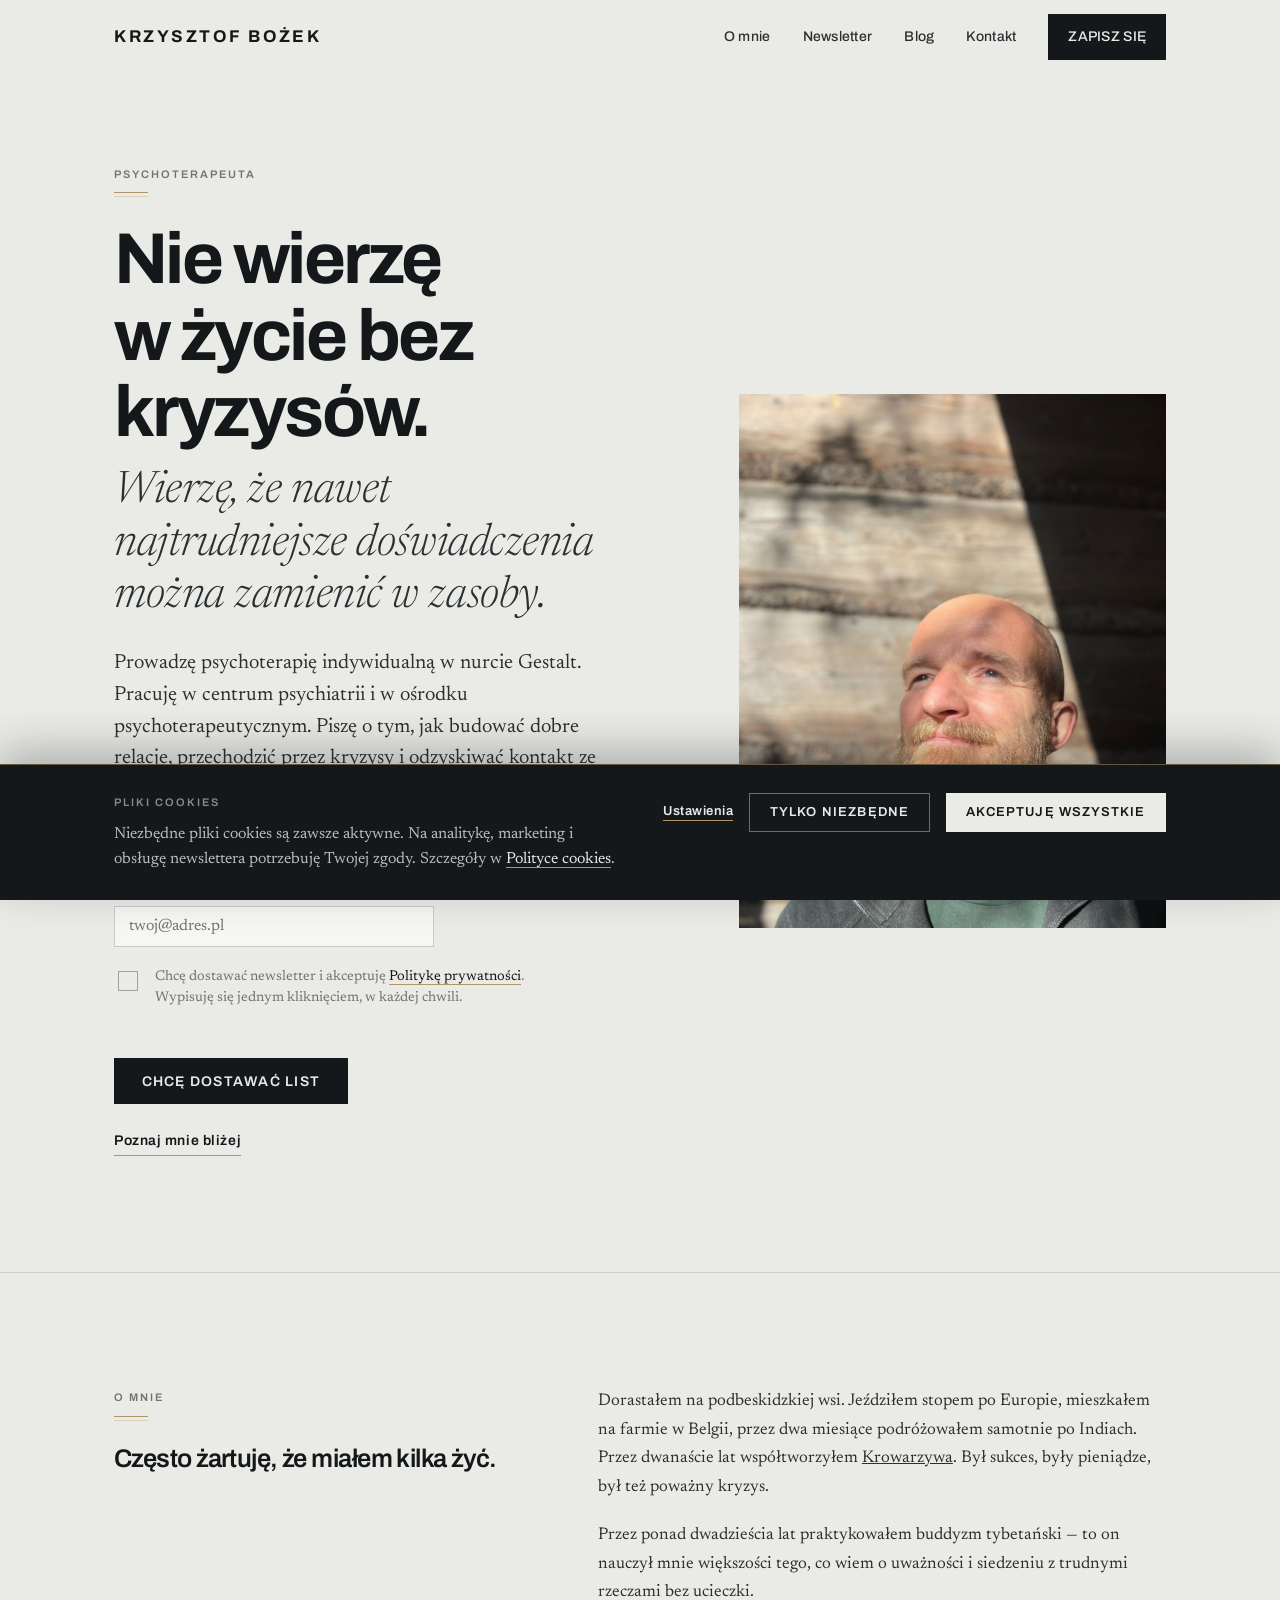
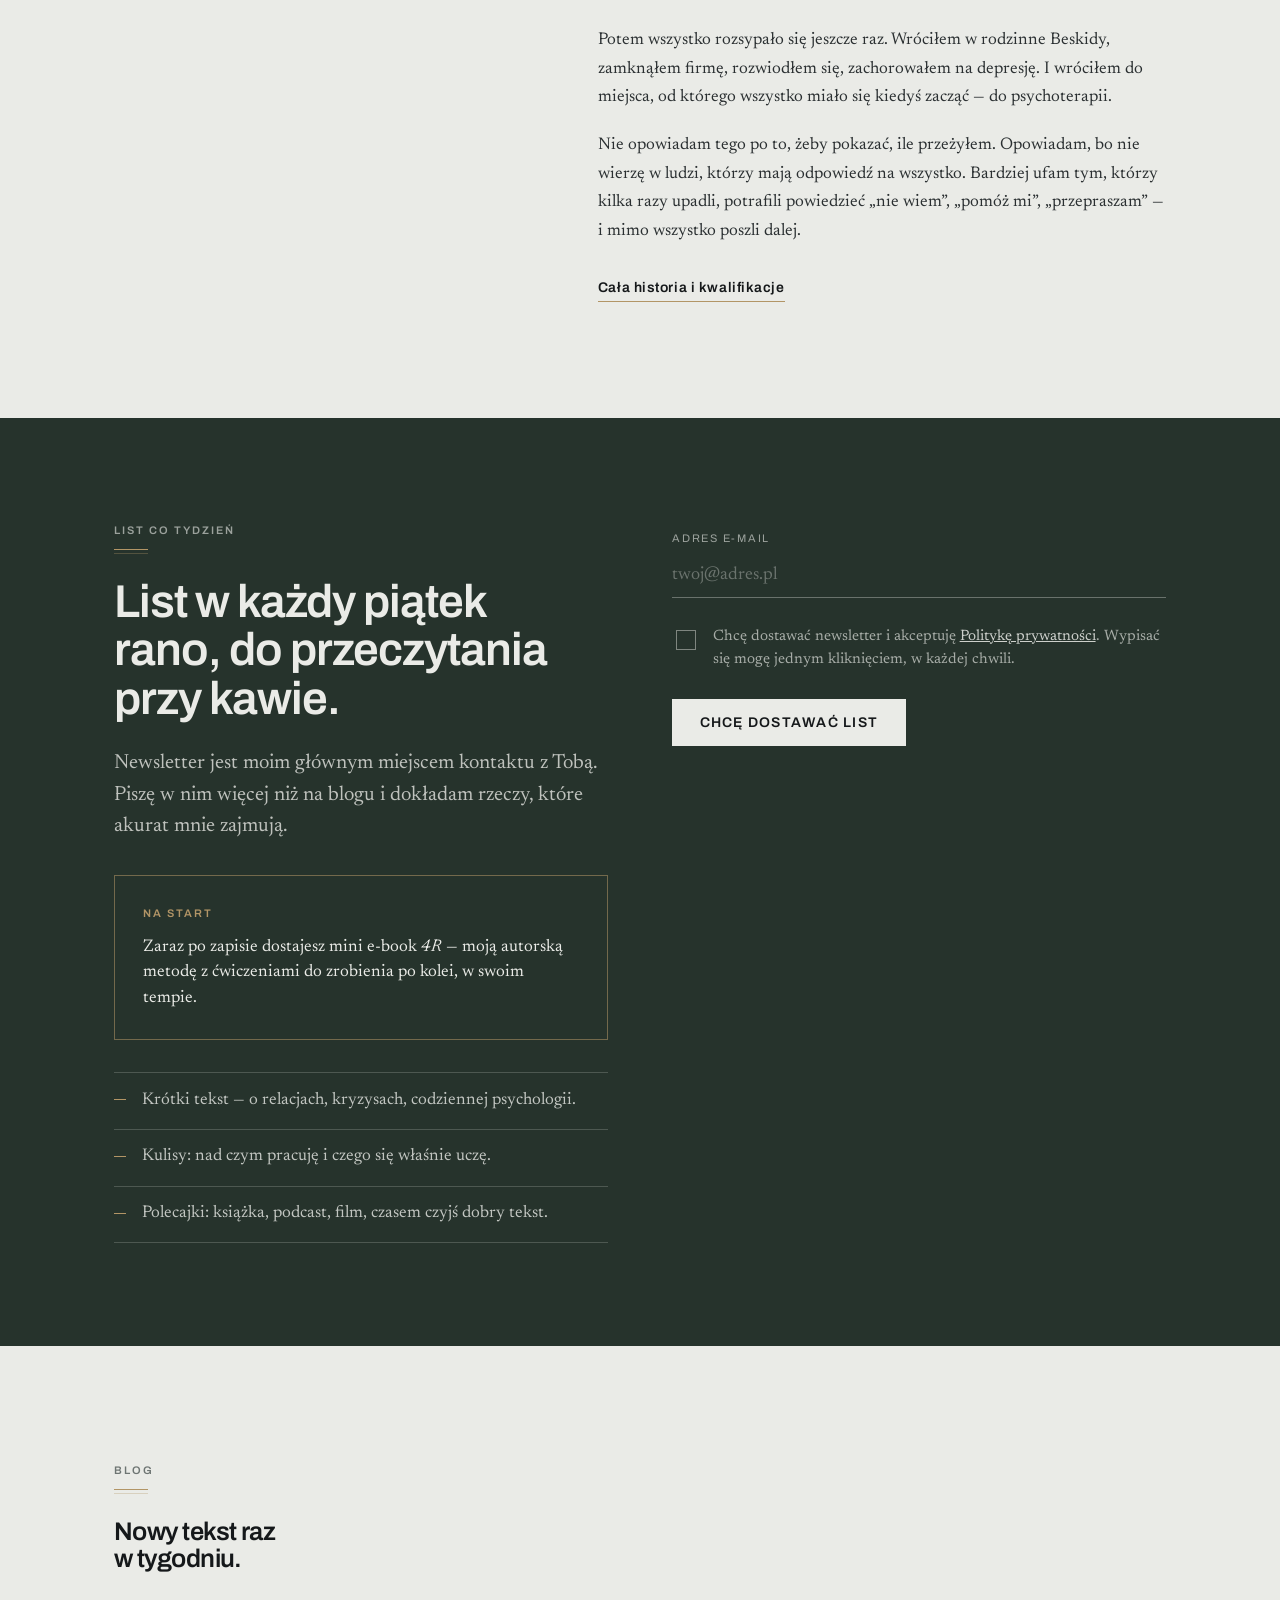
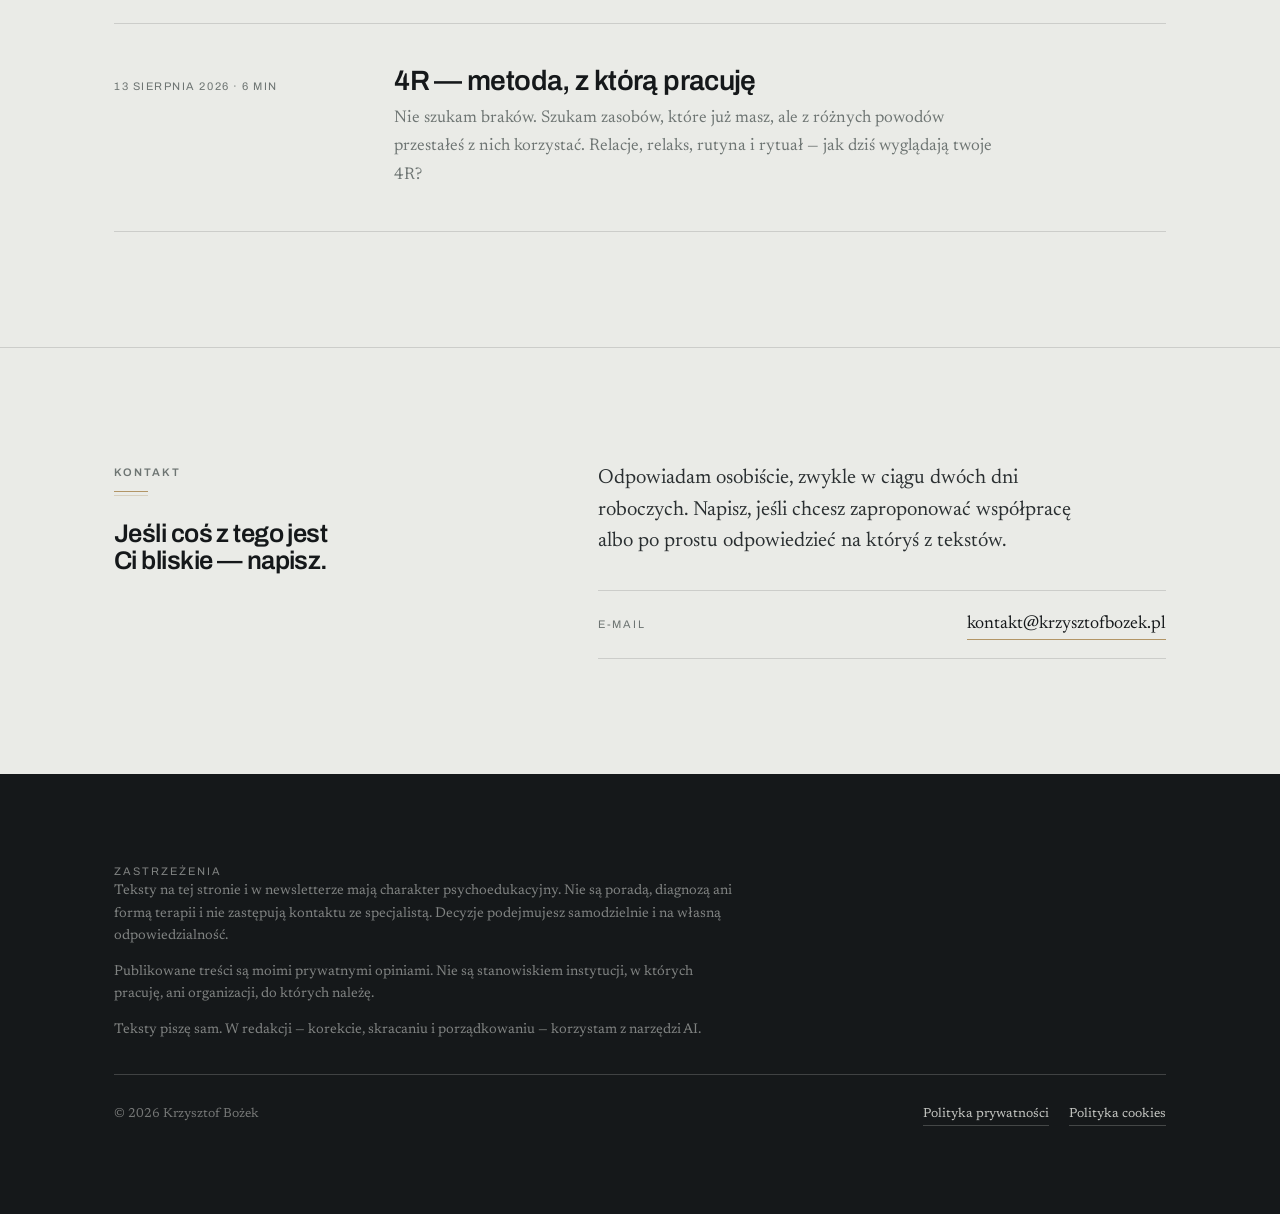
<file: index.html>
<!DOCTYPE html>
<html lang="pl">
<head>
<meta charset="utf-8">
<meta name="viewport" content="width=device-width, initial-scale=1">
<title>Krzysztof Bożek — psychoterapia Gestalt i teksty</title>
<meta name="description" content="Psychoterapeuta Gestalt z Beskidów. Piszę o relacjach, kryzysach i odzyskiwaniu kontaktu ze sobą. Zapisz się na list — na start dostajesz mini e-book „4R” z moją autorską metodą.">
<meta property="og:title" content="Krzysztof Bożek — psychoterapia Gestalt i teksty">
<meta property="og:description" content="Nie wierzę w życie bez kryzysów. Wierzę, że najtrudniejsze doświadczenia można zamienić w zasoby. Na start mini e-book „4R” z moją autorską metodą.">
<meta property="og:image" content="https://krzysztofbozek.pl/img/og-krzysztof.jpg">
<meta property="og:image:width" content="1200">
<meta property="og:image:height" content="630">
<meta property="og:type" content="website">
<link rel="icon" href="favicon.svg" type="image/svg+xml">
<link rel="preconnect" href="https://fonts.googleapis.com">
<link rel="preconnect" href="https://fonts.gstatic.com" crossorigin>
<link href="https://fonts.googleapis.com/css2?family=Archivo:wght@400;500;600;700&family=Newsreader:ital,opsz,wght@0,6..72,300;0,6..72,400;1,6..72,300;1,6..72,400&display=swap" rel="stylesheet">
<link rel="stylesheet" href="style.css">
<!-- MailerLite Universal -->
<script>
  (function(w,d,e,u,f,l,n){w[f]=w[f]||function(){(w[f].q=w[f].q||[])
  .push(arguments);},l=d.createElement(e),l.async=1,l.src=u,
  n=d.getElementsByTagName(e)[0],n.parentNode.insertBefore(l,n);})
  (window,document,'script','https://assets.mailerlite.com/js/universal.js','ml');
  ml('account', '2570330');
</script>
<!-- End MailerLite Universal -->
<meta name="twitter:card" content="summary_large_image">
<meta property="og:url" content="https://krzysztofbozek.pl/">
</head>
<body>

<a class="pomin" href="#tresc">Przejdź do treści</a>

<header class="gora">
  <div class="kontener gora__in">
    <a class="znak" href="index.html">
      <span class="znak__imie">Krzysztof Bożek</span>
    </a>
    <button class="burger" aria-expanded="false" aria-controls="menu">Menu</button>
    <nav class="menu" id="menu" aria-label="Główna">
      <a href="o-mnie.html">O mnie</a>
      <a href="#zapis">Newsletter</a>
      <a href="#blog">Blog</a>
      <a href="#kontakt">Kontakt</a>
      <a class="btn" href="#zapis">Zapisz się</a>
    </nav>
  </div>
</header>

<main id="tresc">

  <!-- ================= HERO ================= -->
  <section class="hero">
    <div class="kontener hero__grid">
      <div>
        <span class="etykieta">Psychoterapeuta</span>
        <h1>
          Nie wierzę w życie bez kryzysów.
          <em>Wierzę, że nawet najtrudniejsze doświadczenia można zamienić w zasoby.</em>
        </h1>
        <p class="lead hero__lead">
          Prowadzę psychoterapię indywidualną w nurcie Gestalt. Pracuję w centrum psychiatrii
          i w ośrodku psychoterapeutycznym. Piszę o tym, jak budować dobre relacje, przechodzić przez
          kryzysy i odzyskiwać kontakt ze sobą. Raz w tygodniu wysyłam list.
        </p>
        <div class="hero__zapis">
          <span class="etykieta">Mini e-book „4R” na start</span>
          <form class="szybki" data-newsletter novalidate>
            <input type="email" name="email" autocomplete="email" required placeholder="twoj@adres.pl" aria-label="Adres e-mail" class="szybki__mail" style="flex:0 0 auto; width:100%; max-width:320px; height:auto; font-size:1rem; padding:.7em .9em; align-self:flex-start">
            <label class="zgoda zgoda--jasna" for="zgoda-hero">
              <input type="checkbox" id="zgoda-hero" required>
              <span>Chcę dostawać newsletter i akceptuję <a href="prywatnosc.html">Politykę prywatności</a>. Wypisuję się jednym kliknięciem, w każdej chwili.</span>
            </label>
            <button class="btn" type="submit">Chcę dostawać list</button>
          </form>
          <p class="komunikat komunikat--jasny" role="status" aria-live="polite"></p>
          <p style="margin:1.5rem 0 0"><a class="link" href="o-mnie.html">Poznaj mnie bliżej</a></p>
        </div>
      </div>

      <div class="portret zjawia">
        <img src="img/krzysztof-hero.jpg" width="1200" height="1500"
             alt="Krzysztof — psychoterapeuta, portret w świetle słońca przy drewnianej ścianie" fetchpriority="high">
      </div>
    </div>
  </section>

  <!-- ================= KRÓTKO O MNIE ================= -->
  <section class="sekcja sekcja--kreska">
    <div class="kontener duet">
      <div>
        <span class="etykieta">O mnie</span>
        <h2>Często żartuję, że miałem kilka żyć.</h2>
      </div>
      <div class="zjawia">
        <p>
          Dorastałem na podbeskidzkiej wsi. Jeździłem stopem po Europie, mieszkałem na farmie
          w Belgii, przez dwa miesiące podróżowałem samotnie po Indiach. Przez dwanaście lat
          współtworzyłem <a href="https://pl.wikipedia.org/wiki/Krowarzywa" target="_blank" rel="noopener">Krowarzywa</a>. Był sukces, były pieniądze, był też poważny kryzys.
        </p>
        <p>
          Przez ponad dwadzieścia lat praktykowałem buddyzm tybetański — to on nauczył mnie
          większości tego, co wiem o uważności i siedzeniu z trudnymi rzeczami bez ucieczki.
        </p>
        <p>
          Potem wszystko rozsypało się jeszcze raz. Wróciłem w rodzinne Beskidy, zamknąłem firmę,
          rozwiodłem się, zachorowałem na depresję. I wróciłem do miejsca, od którego wszystko
          miało się kiedyś zacząć — do psychoterapii.
        </p>
        <p>
          Nie opowiadam tego po to, żeby pokazać, ile przeżyłem. Opowiadam, bo nie wierzę w ludzi,
          którzy mają odpowiedź na wszystko. Bardziej ufam tym, którzy kilka razy upadli, potrafili
          powiedzieć „nie wiem”, „pomóż mi”, „przepraszam” — i mimo wszystko poszli dalej.
        </p>
        <p style="margin-top:1.75rem"><a class="link" href="o-mnie.html">Cała historia i kwalifikacje</a></p>
      </div>
    </div>
  </section>

  <!-- ================= NEWSLETTER ================= -->
  <section class="newsletter ciemno" id="zapis">
    <div class="kontener newsletter__grid">
      <div>
        <span class="etykieta">List co tydzień</span>
        <h2 style="max-width:20ch">List w każdy piątek rano, do przeczytania przy kawie.</h2>
        <p class="lead" style="margin-top:1.5rem; max-width:44ch">
          Newsletter jest moim głównym miejscem kontaktu z Tobą. Piszę w nim więcej
          niż na blogu i dokładam rzeczy, które akurat mnie zajmują.
        </p>
        <div class="prezent">
          <span class="etykieta">Na start</span>
          <p>Zaraz po zapisie dostajesz mini e-book <em>4R</em> — moją autorską metodę z ćwiczeniami do zrobienia po kolei, w swoim tempie.</p>
        </div>

        <ul class="wpisy-listy">
          <li>Krótki tekst — o relacjach, kryzysach, codziennej psychologii.</li>
          <li>Kulisy: nad czym pracuję i czego się właśnie uczę.</li>
          <li>Polecajki: książka, podcast, film, czasem czyjś dobry tekst.</li>
        </ul>
      </div>

      <div>
        <!-- Zapis idzie do MailerLite — identyfikatory w script.js (obiekt ML) -->
        <form class="formularz" data-newsletter novalidate>
          <div class="pole">
            <label for="email">Adres e-mail</label>
            <input type="email" id="email" name="email" autocomplete="email" required placeholder="twoj@adres.pl">
          </div>
          <label class="zgoda" for="zgoda">
            <input type="checkbox" id="zgoda" name="zgoda" required>
            <span>
              Chcę dostawać newsletter i akceptuję <a href="prywatnosc.html">Politykę prywatności</a>.
              Wypisać się mogę jednym kliknięciem, w każdej chwili.
            </span>
          </label>
          <button class="btn btn--jasny" type="submit">Chcę dostawać list</button>
          <p class="komunikat" role="status" aria-live="polite"></p>
        </form>
      </div>
    </div>
  </section>

  <!-- ================= BLOG ================= -->
  <section class="sekcja" id="blog">
    <div class="kontener">
      <div class="naglowek-sekcji">
        <span class="etykieta">Blog</span>
        <h2>Nowy tekst raz w tygodniu.</h2>
      </div>

      <!-- PRZYKŁADOWE WPISY — do podmiany na prawdziwe teksty -->
      <ul class="wpisy">
        <li class="wpis zjawia">
          <span class="wpis__meta"><time datetime="2026-08-13">13 sierpnia 2026</time> · 6 min</span>
          <div>
            <h3><a href="cztery-r.html">4R — metoda, z którą pracuję</a></h3>
            <p>Nie szukam braków. Szukam zasobów, które już masz, ale z różnych powodów
            przestałeś z nich korzystać. Relacje, relaks, rutyna i rytuał — jak dziś
            wyglądają twoje 4R?</p>
          </div>
        </li>
      </ul>

    </div>
  </section>

  <!-- ================= KONTAKT ================= -->
  <section class="sekcja sekcja--kreska" id="kontakt">
    <div class="kontener duet">
      <div>
        <span class="etykieta">Kontakt</span>
        <h2 style="max-width:20ch">Jeśli coś z tego jest Ci bliskie — napisz.</h2>
      </div>
      <div>
        <p class="lead" style="max-width:46ch">
          Odpowiadam osobiście, zwykle w ciągu dwóch dni roboczych. Napisz, jeśli chcesz
          zaproponować współpracę albo po prostu odpowiedzieć na któryś z tekstów.
        </p>
        <div class="kontakt__lista">
          <p><span>E-mail</span> <a href="mailto:kontakt@krzysztofbozek.pl">kontakt@krzysztofbozek.pl</a></p>
        </div>
      </div>
    </div>
  </section>

  <!-- ================= STOPKA ================= -->
  <footer class="stopka">
    <div class="kontener">
      <div class="stopka__zastrzezenia">
        <p class="stopka__tytul">Zastrzeżenia</p>
        <div>
          <p>Teksty na tej stronie i w newsletterze mają charakter psychoedukacyjny. Nie są poradą, diagnozą ani formą terapii i nie zastępują kontaktu ze specjalistą. Decyzje podejmujesz samodzielnie i na własną odpowiedzialność.</p>
          <p>Publikowane treści są moimi prywatnymi opiniami. Nie są stanowiskiem instytucji, w których pracuję, ani organizacji, do których należę.</p>
          <p>Teksty piszę sam. W redakcji — korekcie, skracaniu i porządkowaniu — korzystam z narzędzi AI.</p>
        </div>
      </div>

      <div class="stopka__dol">
        <span>© <span id="rok">2026</span> Krzysztof Bożek</span>
        <span class="stopka__prawne">
          <a href="prywatnosc.html">Polityka prywatności</a>
          <a href="cookies.html">Polityka cookies</a>
        </span>
      </div>
    </div>
  </footer>

</main>

<!-- ================= POP-UP NEWSLETTERA ================= -->
<div class="modal" id="popup-newsletter" hidden>
  <div class="modal__box" role="dialog" aria-modal="true" aria-labelledby="popup-tytul">
    <button class="modal__zamknij" type="button" data-popup-zamknij aria-label="Zamknij">&times;</button>
    <span class="etykieta">List co tydzień</span>
    <h2 id="popup-tytul">Zostaw adres — dostaniesz mini e-book „4R”.</h2>
    <p>Moja autorska metoda z ćwiczeniami do zrobienia po kolei, w swoim tempie. Potem raz w tygodniu krótki tekst i jedno ćwiczenie.</p>
    <form class="formularz" data-newsletter data-popup-form novalidate>
      <div class="pole">
        <label for="email-popup">Adres e-mail</label>
        <input type="email" id="email-popup" name="email" autocomplete="email" required placeholder="twoj@adres.pl">
      </div>
      <label class="zgoda" for="zgoda-popup">
        <input type="checkbox" id="zgoda-popup" required>
        <span>Zgadzam się na przetwarzanie mojego adresu e-mail w celu wysyłki newslettera. <a href="prywatnosc.html">Polityka prywatności</a>.</span>
      </label>
      <button class="btn btn--jasny modal__btn" type="submit">Chcę dostawać list</button>
      <p class="komunikat" role="status" aria-live="polite"></p>
    </form>
    <button class="modal__nie" type="button" data-popup-zamknij>Nie teraz</button>
  </div>
</div>

<!-- ================= ZGODA NA COOKIES ================= -->
<div class="cookies" id="cookies" hidden>
  <div class="kontener cookies__in">
    <div class="cookies__gora">
      <div>
        <span class="etykieta">Pliki cookies</span>
        <p>
          Niezbędne pliki cookies są zawsze aktywne. Na analitykę, marketing i obsługę newslettera potrzebuję Twojej zgody.
          Szczegóły w <a href="cookies.html">Polityce cookies</a>.
        </p>
      </div>
      <div class="cookies__akcje">
        <button class="cookies__link" type="button" data-cookies-ustawienia>Ustawienia</button>
        <button class="btn btn--obrys" type="button" data-cookies="niezbedne">Tylko niezbędne</button>
        <button class="btn btn--jasny" type="button" data-cookies="wszystkie">Akceptuję wszystkie</button>
      </div>
    </div>
    <div class="cookies__panel" hidden>
      <div class="cookies__kategorie">
        <span class="cookies__stale"><i></i>Niezbędne (zawsze aktywne)</span>
        <label><input type="checkbox" name="analityka" checked>Analityka (Google Analytics)</label>
        <label><input type="checkbox" name="marketing" checked>Marketing (Meta Pixel)</label>
        <label><input type="checkbox" name="mailing" checked>Newsletter i formularze</label>
      </div>
      <button class="btn btn--khaki" type="button" data-cookies="wybor">Zapisz wybór</button>
    </div>
  </div>
</div>

<script src="script.js"></script>
<script>document.getElementById("rok").textContent = new Date().getFullYear();</script>
</body>
</html>
</file>
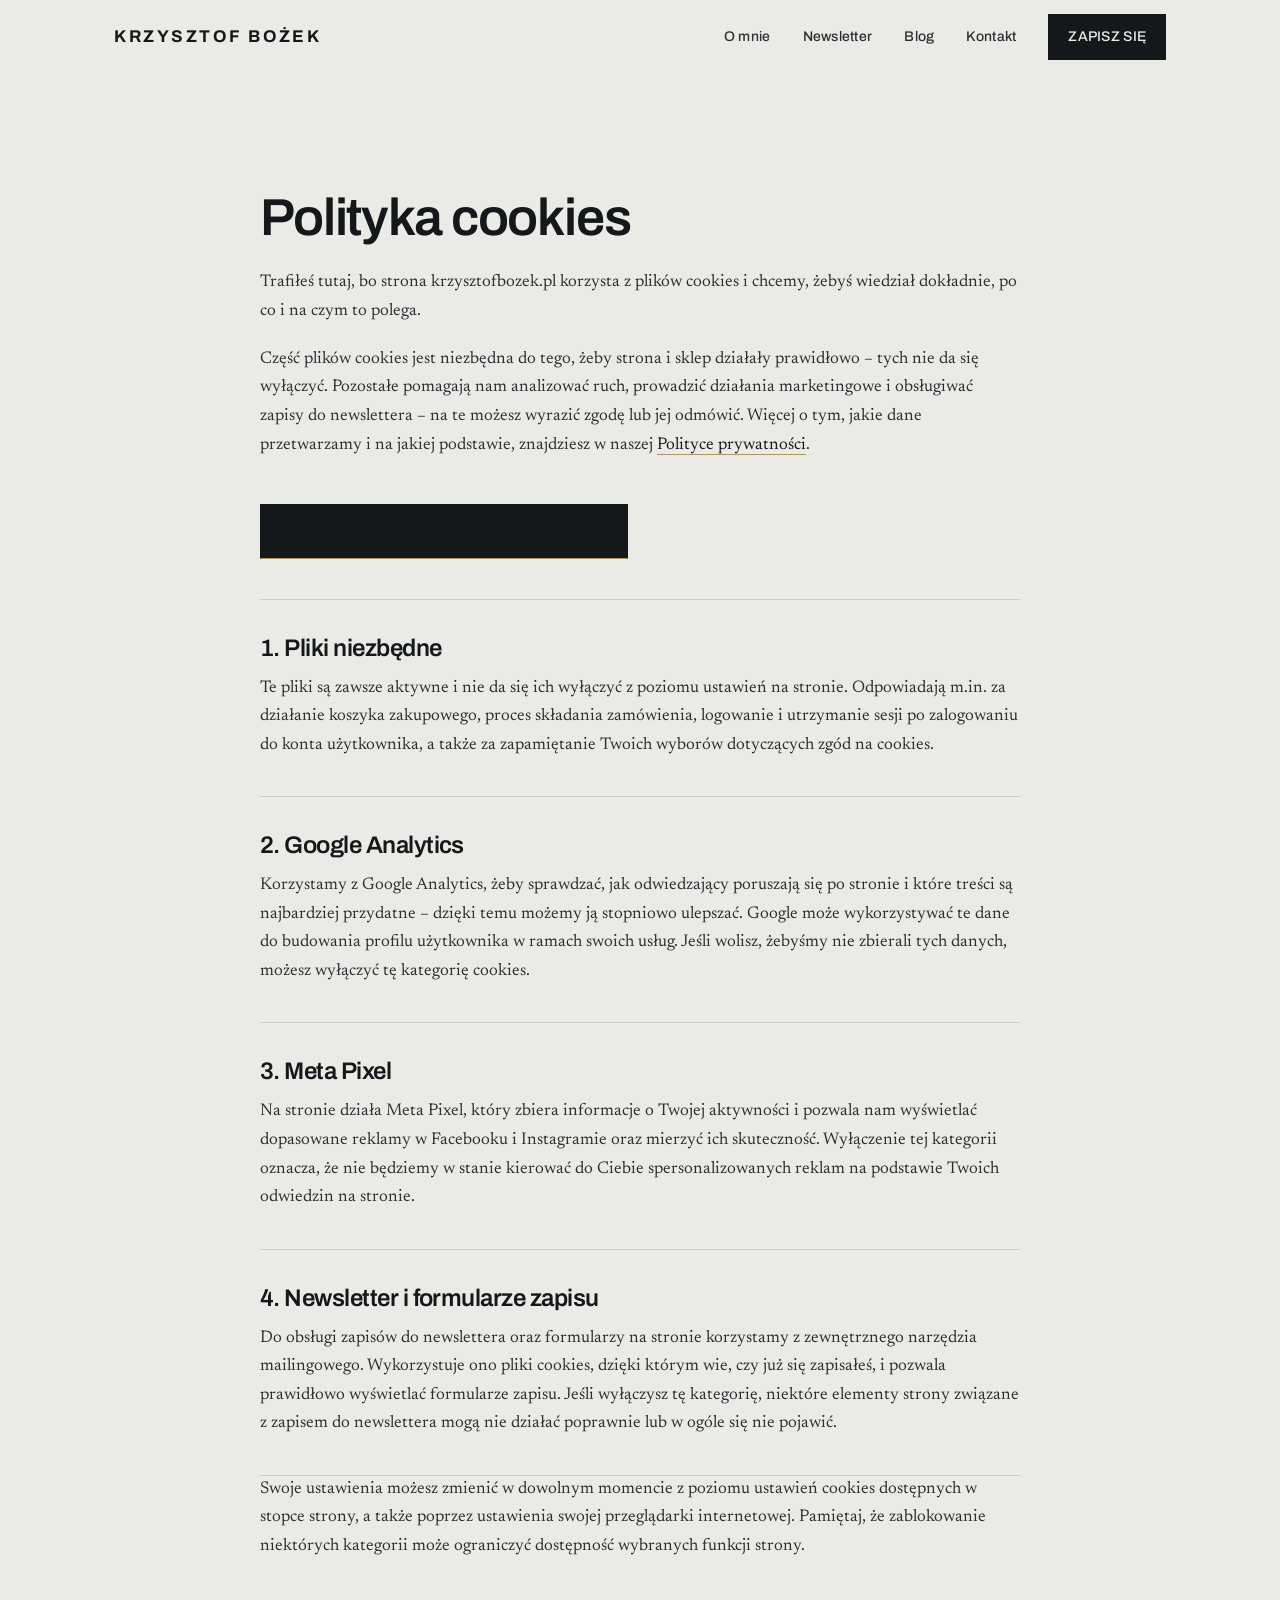
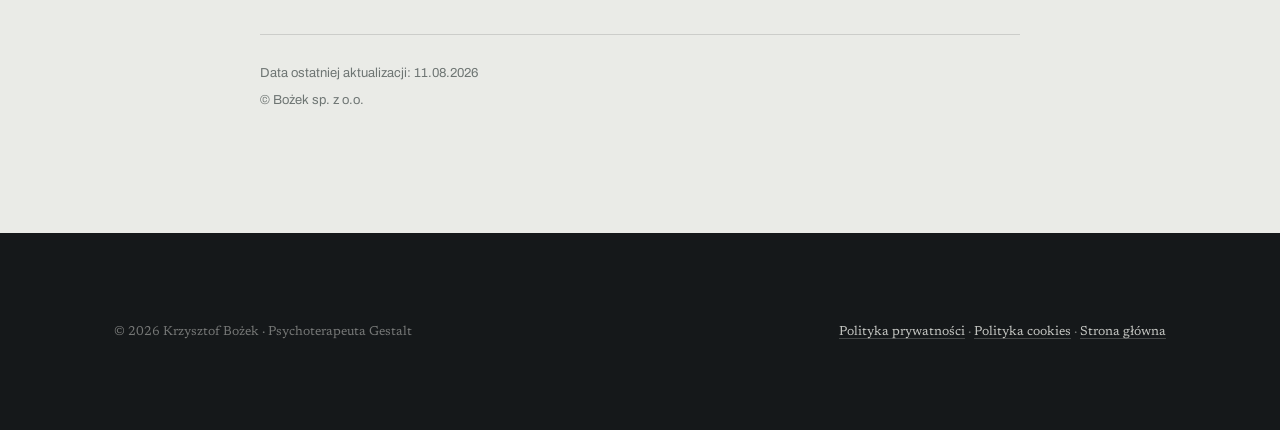
<file: cookies.html>
<!DOCTYPE html>
<html lang="pl">
<head>
<meta charset="utf-8">
<meta name="viewport" content="width=device-width, initial-scale=1">
<title>Polityka cookies — Krzysztof Bożek</title>
<meta name="description" content="Polityka cookies strony krzysztofbozek.pl — jakie pliki cookies wykorzystujemy i jak zarządzać zgodami.">
<link rel="icon" href="favicon.svg" type="image/svg+xml">
<link rel="preconnect" href="https://fonts.googleapis.com">
<link rel="preconnect" href="https://fonts.gstatic.com" crossorigin>
<link href="https://fonts.googleapis.com/css2?family=Archivo:wght@400;500;600;700&family=Newsreader:ital,opsz,wght@0,6..72,300;0,6..72,400;1,6..72,300;1,6..72,400&display=swap" rel="stylesheet">
<link rel="stylesheet" href="style.css">
<style>
  .dok{ max-width:760px; margin-inline:auto }
  .dok h1{ font-size:clamp(2rem,4.6vw,3.25rem); margin-bottom:1.5rem }
  .dok h2{ font-size:var(--fs-h3); margin:3.25rem 0 1.25rem; padding-bottom:.7rem; border-bottom:1px solid var(--linia) }
  .dok h3{ font-size:1.0625rem; margin:2.25rem 0 .75rem }
  .dok ul{ list-style:none; margin:0 0 1.15em; padding:0 }
  .dok ul li{ padding:.6rem 0 .6rem 1.75rem; border-top:1px solid var(--linia); position:relative }
  .dok ul li:last-child{ border-bottom:1px solid var(--linia) }
  .dok ul li::before{ content:""; position:absolute; left:0; top:1.4em; width:12px; height:1px; background:var(--khaki) }
  .dok .toc{ background:var(--papier); padding:clamp(1.5rem,3vw,2rem); border-top:1px solid var(--linia); margin:2.5rem 0 0 }
  .dok .toc strong{ font-family:var(--ff-display); font-size:var(--fs-micro); font-weight:600; letter-spacing:.18em; text-transform:uppercase; color:var(--kamien); display:block; margin-bottom:1.1rem }
  .dok .toc ul li,.dok .toc ul li:last-child{ border:0; padding:.3rem 0 .3rem 1.75rem }
  .dok .box{ padding-block:clamp(1.75rem,3.5vw,2.25rem); border-bottom:1px solid var(--linia) }
  .dok .box:first-of-type{ border-top:1px solid var(--linia); margin-top:2.5rem }
  .dok .box h2{ margin:0 0 .85rem; padding:0; border:0 }
  .dok table{ border-collapse:collapse; width:100%; margin:1.5rem 0 }
  .dok th{ font-family:var(--ff-display); font-size:var(--fs-micro); font-weight:600; letter-spacing:.16em; text-transform:uppercase; color:var(--granit); background:var(--papier) }
  .dok th,.dok td{ border:1px solid var(--linia); padding:.7rem .9rem; text-align:left; font-size:15px }
  .dok a{ color:var(--granit); text-decoration:none; border-bottom:1px solid var(--khaki) }
  .dok a:hover{ border-bottom-color:var(--granit) }
  .dok .meta{ margin-top:clamp(3rem,6vw,4.5rem); padding-top:1.75rem; border-top:1px solid var(--linia); font-family:var(--ff-display); font-size:13px; color:var(--kamien) }
  .dok .meta p{ margin:0 0 .35rem }
  .dok .intro p:first-child{ font-size:var(--fs-lead); line-height:1.55 }
  .dok .btn{ margin:1.5rem 0 0 }
</style>
<!-- MailerLite Universal -->
<script>
  (function(w,d,e,u,f,l,n){w[f]=w[f]||function(){(w[f].q=w[f].q||[])
  .push(arguments);},l=d.createElement(e),l.async=1,l.src=u,
  n=d.getElementsByTagName(e)[0],n.parentNode.insertBefore(l,n);})
  (window,document,'script','https://assets.mailerlite.com/js/universal.js','ml');
  ml('account', '2570330');
</script>
<!-- End MailerLite Universal -->
<meta property="og:title" content="Polityka cookies — Krzysztof Bożek">
<meta property="og:description" content="Polityka cookies strony krzysztofbozek.pl — jakie pliki cookies wykorzystujemy i jak zarządzać zgodami.">
<meta property="og:image" content="https://krzysztofbozek.pl/img/og-krzysztof.jpg">
<meta property="og:image:width" content="1200">
<meta property="og:image:height" content="630">
<meta property="og:type" content="article">
<meta property="og:url" content="https://krzysztofbozek.pl/cookies.html">
<meta name="twitter:card" content="summary_large_image">
</head>
<body>

<a class="pomin" href="#tresc">Przejdź do treści</a>

<header class="gora">
  <div class="kontener gora__in">
    <a class="znak" href="index.html"><span class="znak__imie">Krzysztof Bożek</span></a>
    <button class="burger" aria-expanded="false" aria-controls="menu">Menu</button>
    <nav class="menu" id="menu" aria-label="Główna">
      <a href="o-mnie.html">O mnie</a>
      <a href="index.html#zapis">Newsletter</a>
      <a href="index.html#blog">Blog</a>
      <a href="index.html#kontakt">Kontakt</a>
      <a class="btn" href="index.html#zapis">Zapisz się</a>
    </nav>
  </div>
</header>

<main id="tresc" class="sekcja">
  <div class="kontener">
    <div class="dok">
<h1>Polityka cookies</h1>

<p>Trafiłeś tutaj, bo strona krzysztofbozek.pl korzysta z plików cookies i chcemy, żebyś wiedział dokładnie, po co i na czym to polega.</p>

<p>Część plików cookies jest niezbędna do tego, żeby strona i sklep działały prawidłowo – tych nie da się wyłączyć. Pozostałe pomagają nam analizować ruch, prowadzić działania marketingowe i obsługiwać zapisy do newslettera – na te możesz wyrazić zgodę lub jej odmówić. Więcej o tym, jakie dane przetwarzamy i na jakiej podstawie, znajdziesz w naszej <a href="prywatnosc.html">Polityce prywatności</a>.</p>

<a class="btn" href="#accept-all">Akceptuję wszystkie pliki cookies</a>

<div class="box">
<h2>1. Pliki niezbędne</h2>
<p>Te pliki są zawsze aktywne i nie da się ich wyłączyć z poziomu ustawień na stronie. Odpowiadają m.in. za działanie koszyka zakupowego, proces składania zamówienia, logowanie i utrzymanie sesji po zalogowaniu do konta użytkownika, a także za zapamiętanie Twoich wyborów dotyczących zgód na cookies.</p>
</div>

<div class="box">
<h2>2. Google Analytics</h2>
<p>Korzystamy z Google Analytics, żeby sprawdzać, jak odwiedzający poruszają się po stronie i które treści są najbardziej przydatne – dzięki temu możemy ją stopniowo ulepszać. Google może wykorzystywać te dane do budowania profilu użytkownika w ramach swoich usług. Jeśli wolisz, żebyśmy nie zbierali tych danych, możesz wyłączyć tę kategorię cookies.</p>
</div>

<div class="box">
<h2>3. Meta Pixel</h2>
<p>Na stronie działa Meta Pixel, który zbiera informacje o Twojej aktywności i pozwala nam wyświetlać dopasowane reklamy w Facebooku i Instagramie oraz mierzyć ich skuteczność. Wyłączenie tej kategorii oznacza, że nie będziemy w stanie kierować do Ciebie spersonalizowanych reklam na podstawie Twoich odwiedzin na stronie.</p>
</div>

<div class="box">
<h2>4. Newsletter i formularze zapisu</h2>
<p>Do obsługi zapisów do newslettera oraz formularzy na stronie korzystamy z zewnętrznego narzędzia mailingowego. Wykorzystuje ono pliki cookies, dzięki którym wie, czy już się zapisałeś, i pozwala prawidłowo wyświetlać formularze zapisu. Jeśli wyłączysz tę kategorię, niektóre elementy strony związane z zapisem do newslettera mogą nie działać poprawnie lub w ogóle się nie pojawić.</p>
</div>

<p>Swoje ustawienia możesz zmienić w dowolnym momencie z poziomu ustawień cookies dostępnych w stopce strony, a także poprzez ustawienia swojej przeglądarki internetowej. Pamiętaj, że zablokowanie niektórych kategorii może ograniczyć dostępność wybranych funkcji strony.</p>

<div class="meta">
<p>Data ostatniej aktualizacji: 11.08.2026</p>
<p>&copy; Bożek sp. z o.o.</p>
</div>
    </div>
  </div>
</main>

<footer class="stopka">
  <div class="kontener">
    <div class="stopka__dol" style="margin-top:0; border-top:0; padding-top:0">
      <span>© <span id="rok">2026</span> Krzysztof Bożek · Psychoterapeuta Gestalt</span>
      <span><a href="prywatnosc.html">Polityka prywatności</a> · <a href="cookies.html">Polityka cookies</a> · <a href="index.html">Strona główna</a></span>
    </div>
  </div>
</footer>

<script src="script.js"></script>
<script>document.getElementById("rok").textContent = new Date().getFullYear();</script>
</body>
</html>
</file>
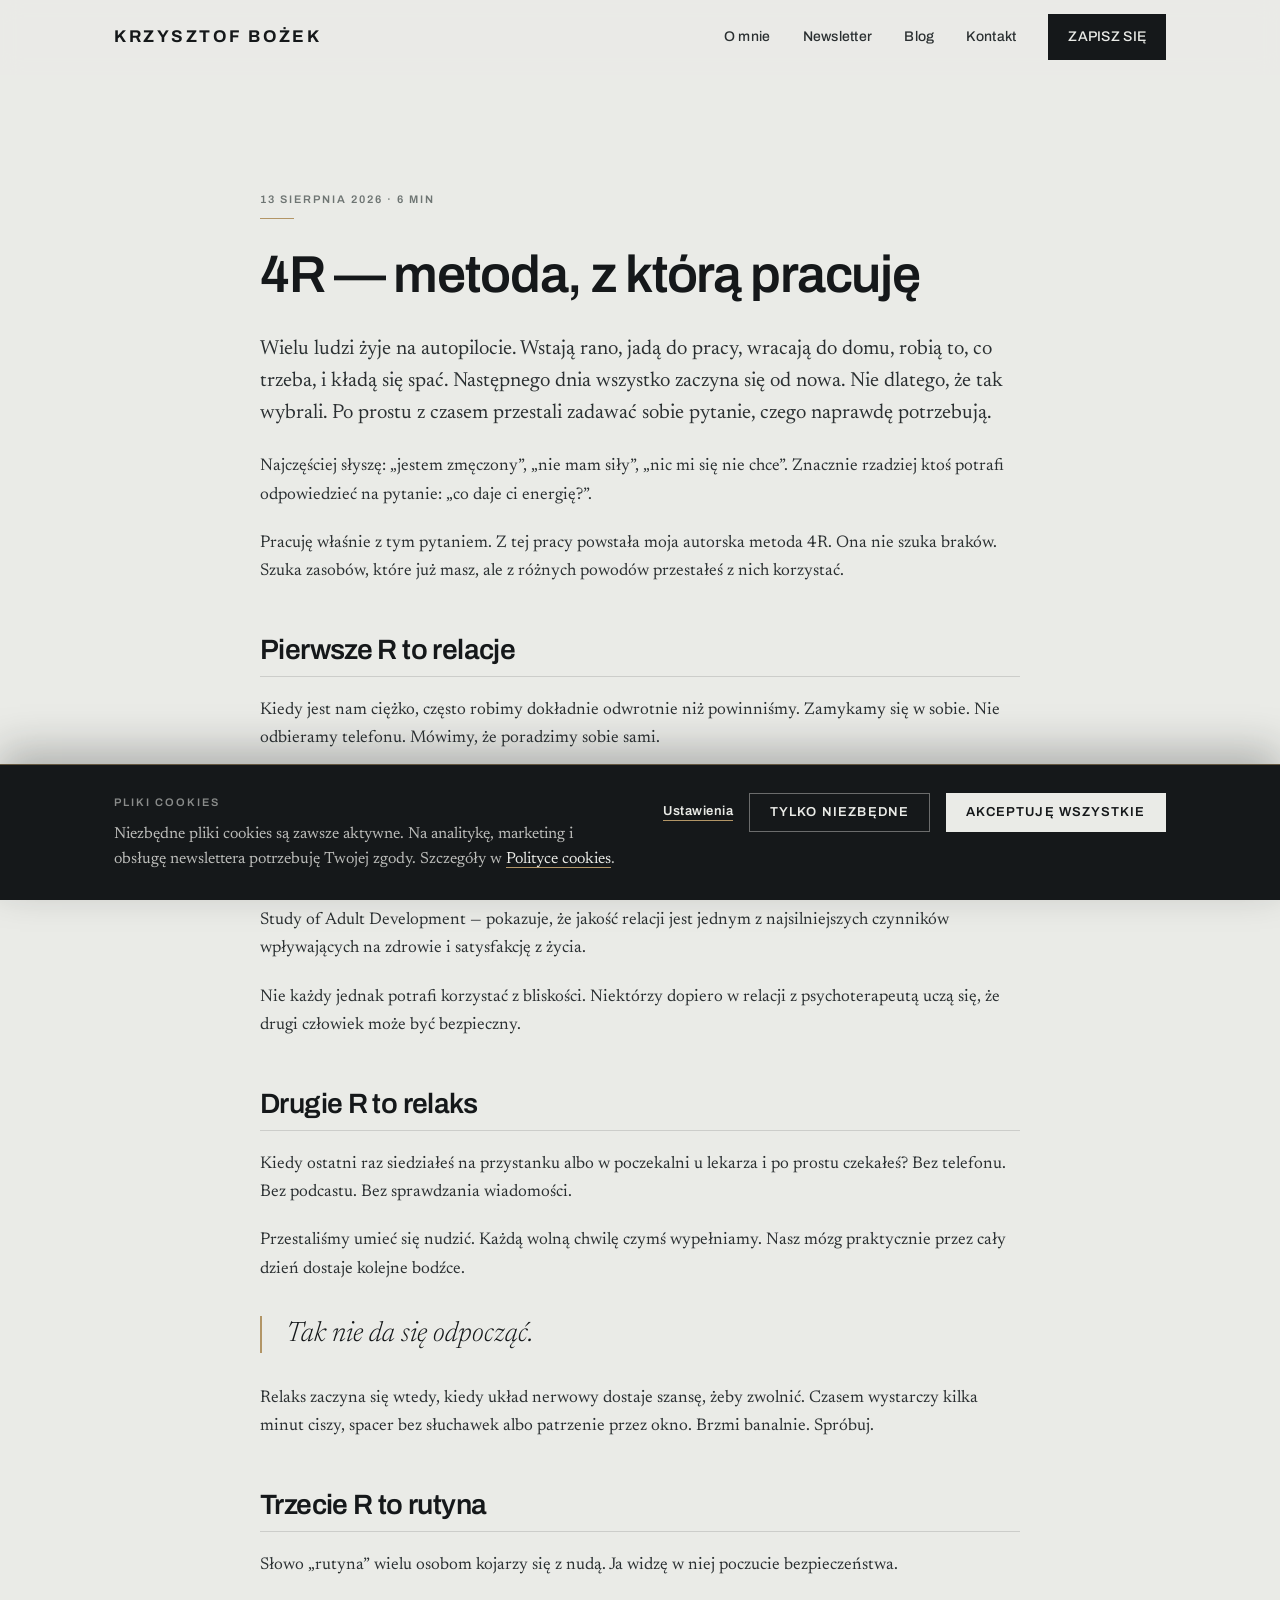
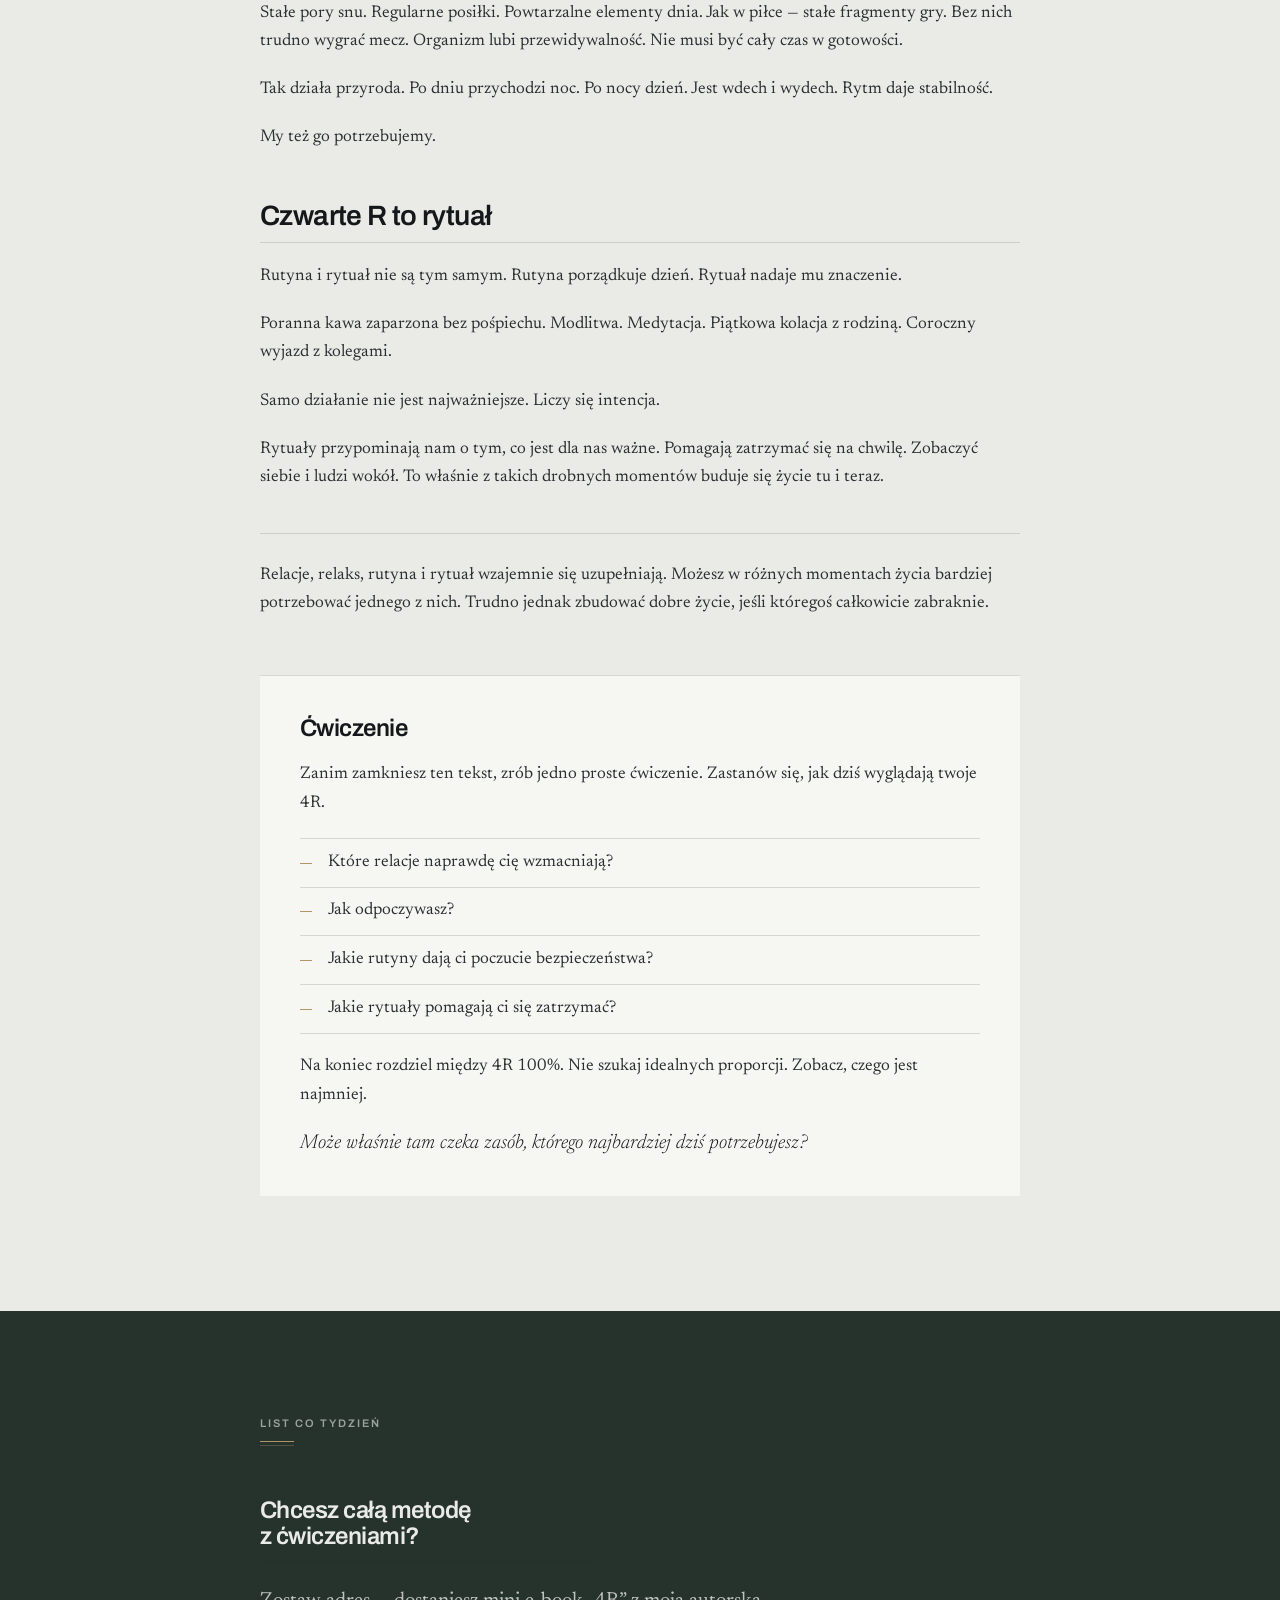
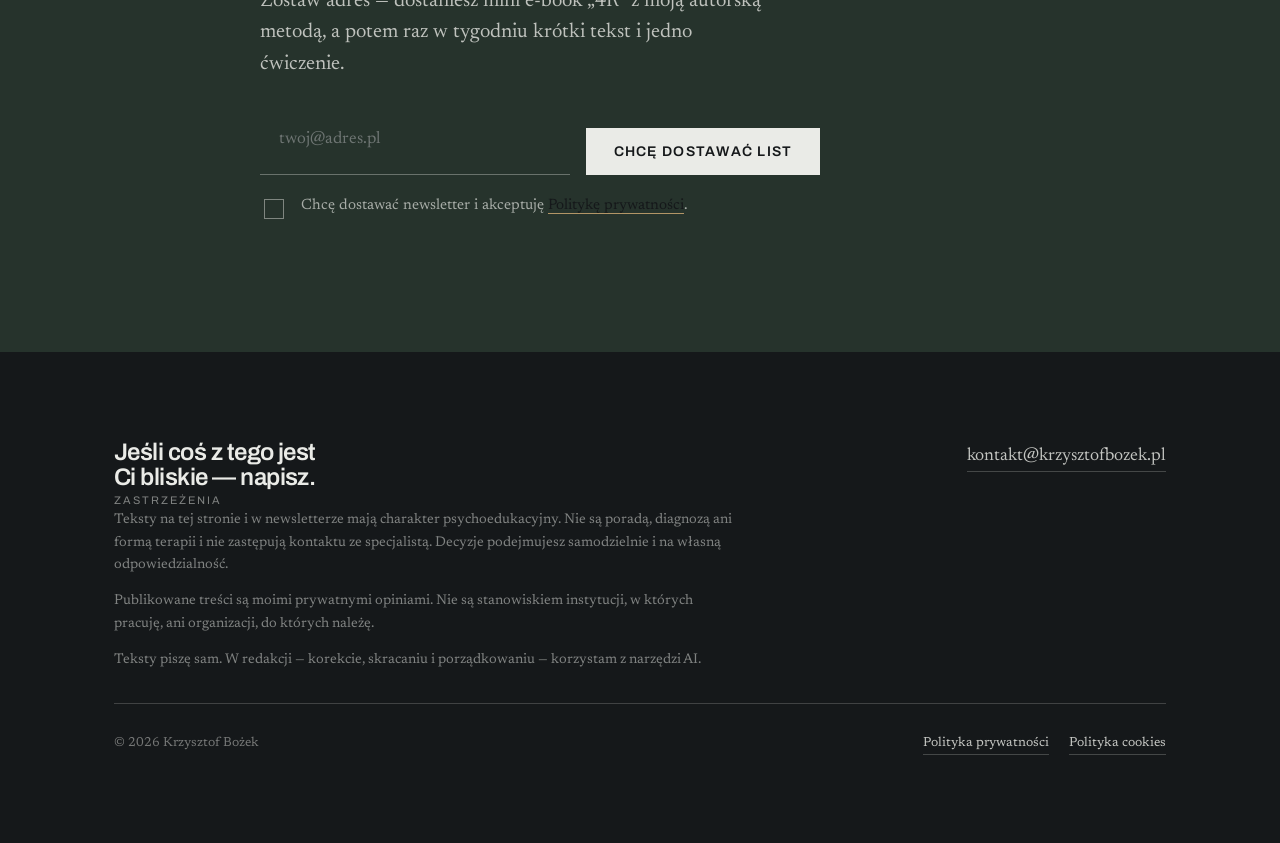
<file: cztery-r.html>
<!DOCTYPE html>
<html lang="pl">
<head>
<meta charset="utf-8">
<meta name="viewport" content="width=device-width, initial-scale=1">
<title>4R — metoda, z którą pracuję · Krzysztof Bożek</title>
<meta name="description" content="Relacje, relaks, rutyna i rytuał — autorska metoda 4R. Nie szukam braków, szukam zasobów, które już masz.">
<meta property="og:title" content="Krzysztof — psychoterapia Gestalt i teksty">
<meta property="og:description" content="Nie wierzę w życie bez kryzysów. Wierzę, że najtrudniejsze doświadczenia można zamienić w zasoby.">
<meta property="og:image" content="https://krzysztofbozek.pl/img/og-krzysztof.jpg">
<meta property="og:image:width" content="1200">
<meta property="og:image:height" content="630">
<meta property="og:type" content="website">
<link rel="icon" href="favicon.svg" type="image/svg+xml">
<link rel="preconnect" href="https://fonts.googleapis.com">
<link rel="preconnect" href="https://fonts.gstatic.com" crossorigin>
<link href="https://fonts.googleapis.com/css2?family=Archivo:wght@400;500;600;700&family=Newsreader:ital,opsz,wght@0,6..72,300;0,6..72,400;1,6..72,300;1,6..72,400&display=swap" rel="stylesheet">
<link rel="stylesheet" href="style.css">
<!-- MailerLite Universal -->
<script>
  (function(w,d,e,u,f,l,n){w[f]=w[f]||function(){(w[f].q=w[f].q||[])
  .push(arguments);},l=d.createElement(e),l.async=1,l.src=u,
  n=d.getElementsByTagName(e)[0],n.parentNode.insertBefore(l,n);})
  (window,document,'script','https://assets.mailerlite.com/js/universal.js','ml');
  ml('account', '2570330');
</script>
<!-- End MailerLite Universal -->
<meta name="twitter:card" content="summary_large_image">
<meta property="og:url" content="https://krzysztofbozek.pl/cztery-r.html">
</head>
<body>

<a class="pomin" href="#tresc">Przejdź do treści</a>

<header class="gora">
  <div class="kontener gora__in">
    <a class="znak" href="index.html">
      <span class="znak__imie">Krzysztof Bożek</span>
    </a>
    <button class="burger" aria-expanded="false" aria-controls="menu">Menu</button>
    <nav class="menu" id="menu" aria-label="Główna">
      <a href="o-mnie.html">O mnie</a>
      <a href="#zapis">Newsletter</a>
      <a href="index.html#blog">Blog</a>
      <a href="index.html#kontakt">Kontakt</a>
      <a class="btn" href="#zapis">Zapisz się</a>
    </nav>
  </div>
</header>

<main id="tresc">

  <article class="sekcja">
    <div class="kontener">
      <div class="dok wpis-tresc">
        <p class="post-meta"><time datetime="2026-08-13">13 sierpnia 2026</time> · 6 min</p>
        <h1>4R — metoda, z którą pracuję</h1>

        <p class="lead">Wielu ludzi żyje na autopilocie. Wstają rano, jadą do pracy, wracają do domu,
        robią to, co trzeba, i kładą się spać. Następnego dnia wszystko zaczyna się od nowa.
        Nie dlatego, że tak wybrali. Po prostu z czasem przestali zadawać sobie pytanie,
        czego naprawdę potrzebują.</p>

        <p>Najczęściej słyszę: „jestem zmęczony”, „nie mam siły”, „nic mi się nie chce”.
        Znacznie rzadziej ktoś potrafi odpowiedzieć na pytanie: „co daje ci energię?”.</p>

        <p>Pracuję właśnie z tym pytaniem. Z tej pracy powstała moja autorska metoda 4R.
        Ona nie szuka braków. Szuka zasobów, które już masz, ale z różnych powodów
        przestałeś z nich korzystać.</p>

        <h2>Pierwsze R to relacje</h2>
        <p>Kiedy jest nam ciężko, często robimy dokładnie odwrotnie niż powinniśmy.
        Zamykamy się w sobie. Nie odbieramy telefonu. Mówimy, że poradzimy sobie sami.</p>
        <p>A właśnie wtedy najbardziej potrzebujemy drugiego człowieka. Nie zawsze po to,
        żeby rozwiązał nasze problemy. Często wystarczy rozmowa. Wspólny spacer. Czasem
        nawet milczenie. Bliska obecność potrafi regulować nas bardziej niż najlepsza rada.</p>
        <p>Nie jest to tylko intuicja. Jedno z najdłużej prowadzonych badań nad rozwojem
        człowieka — Harvard Study of Adult Development — pokazuje, że jakość relacji jest
        jednym z najsilniejszych czynników wpływających na zdrowie i satysfakcję z życia.</p>
        <p>Nie każdy jednak potrafi korzystać z bliskości. Niektórzy dopiero w relacji
        z psychoterapeutą uczą się, że drugi człowiek może być bezpieczny.</p>

        <h2>Drugie R to relaks</h2>
        <p>Kiedy ostatni raz siedziałeś na przystanku albo w poczekalni u lekarza i po
        prostu czekałeś? Bez telefonu. Bez podcastu. Bez sprawdzania wiadomości.</p>
        <p>Przestaliśmy umieć się nudzić. Każdą wolną chwilę czymś wypełniamy. Nasz mózg
        praktycznie przez cały dzień dostaje kolejne bodźce.</p>
        <p class="wyrozniony">Tak nie da się odpocząć.</p>
        <p>Relaks zaczyna się wtedy, kiedy układ nerwowy dostaje szansę, żeby zwolnić.
        Czasem wystarczy kilka minut ciszy, spacer bez słuchawek albo patrzenie przez okno.
        Brzmi banalnie. Spróbuj.</p>

        <h2>Trzecie R to rutyna</h2>
        <p>Słowo „rutyna” wielu osobom kojarzy się z nudą. Ja widzę w niej poczucie
        bezpieczeństwa.</p>
        <p>Stałe pory snu. Regularne posiłki. Powtarzalne elementy dnia. Jak w piłce —
        stałe fragmenty gry. Bez nich trudno wygrać mecz. Organizm lubi przewidywalność.
        Nie musi być cały czas w gotowości.</p>
        <p>Tak działa przyroda. Po dniu przychodzi noc. Po nocy dzień. Jest wdech i wydech.
        Rytm daje stabilność.</p>
        <p>My też go potrzebujemy.</p>

        <h2>Czwarte R to rytuał</h2>
        <p>Rutyna i rytuał nie są tym samym. Rutyna porządkuje dzień. Rytuał nadaje mu
        znaczenie.</p>
        <p>Poranna kawa zaparzona bez pośpiechu. Modlitwa. Medytacja. Piątkowa kolacja
        z rodziną. Coroczny wyjazd z kolegami.</p>
        <p>Samo działanie nie jest najważniejsze. Liczy się intencja.</p>
        <p>Rytuały przypominają nam o tym, co jest dla nas ważne. Pomagają zatrzymać się
        na chwilę. Zobaczyć siebie i ludzi wokół. To właśnie z takich drobnych momentów
        buduje się życie tu i teraz.</p>

        <p class="podsumowanie">Relacje, relaks, rutyna i rytuał wzajemnie się uzupełniają. Możesz w różnych
        momentach życia bardziej potrzebować jednego z nich. Trudno jednak zbudować dobre
        życie, jeśli któregoś całkowicie zabraknie.</p>

        <div class="cwiczenie">
          <h2>Ćwiczenie</h2>
          <p>Zanim zamkniesz ten tekst, zrób jedno proste ćwiczenie. Zastanów się, jak dziś
          wyglądają twoje 4R.</p>
          <ul>
            <li>Które relacje naprawdę cię wzmacniają?</li>
            <li>Jak odpoczywasz?</li>
            <li>Jakie rutyny dają ci poczucie bezpieczeństwa?</li>
            <li>Jakie rytuały pomagają ci się zatrzymać?</li>
          </ul>
          <p>Na koniec rozdziel między 4R 100%. Nie szukaj idealnych proporcji. Zobacz,
          czego jest najmniej.</p>
          <p class="wyrozniony wyrozniony--male">Może właśnie tam czeka zasób, którego najbardziej dziś potrzebujesz?</p>
        </div>
      </div>
    </div>
  </article>

  <!-- ================= NEWSLETTER ================= -->
  <section class="newsletter ciemno" id="zapis">
    <div class="kontener">
      <div class="dok" style="max-width:760px">
        <span class="etykieta">List co tydzień</span>
        <h2 style="max-width:24ch">Chcesz całą metodę z ćwiczeniami?</h2>
        <p class="lead" style="margin-top:1.5rem; max-width:46ch">Zostaw adres — dostaniesz mini e-book „4R” z moją autorską metodą, a potem raz w tygodniu krótki tekst i jedno ćwiczenie.</p>
        <form class="szybki" data-newsletter novalidate>
          <div class="szybki__pola">
            <input type="email" name="email" autocomplete="email" required placeholder="twoj@adres.pl" aria-label="Adres e-mail">
            <button class="btn btn--jasny" type="submit">Chcę dostawać list</button>
          </div>
          <label class="zgoda" for="zgoda-wpis">
            <input type="checkbox" id="zgoda-wpis" required>
            <span>Chcę dostawać newsletter i akceptuję <a href="prywatnosc.html">Politykę prywatności</a>.</span>
          </label>
          <p class="komunikat" role="status" aria-live="polite"></p>
        </form>
      </div>
    </div>
  </section>

  <!-- ================= STOPKA ================= -->
  <footer class="stopka">
    <div class="kontener">
      <div class="stopka__haslo">
        <h2 style="max-width:18ch; font-size:var(--fs-h3)">Jeśli coś z tego jest Ci bliskie — napisz.</h2>
        <a class="stopka__mail" href="mailto:kontakt@krzysztofbozek.pl">kontakt@krzysztofbozek.pl</a>
      </div>

      <div class="stopka__zastrzezenia">
        <p class="stopka__tytul">Zastrzeżenia</p>
        <div>
          <p>Teksty na tej stronie i w newsletterze mają charakter psychoedukacyjny. Nie są poradą, diagnozą ani formą terapii i nie zastępują kontaktu ze specjalistą. Decyzje podejmujesz samodzielnie i na własną odpowiedzialność.</p>
          <p>Publikowane treści są moimi prywatnymi opiniami. Nie są stanowiskiem instytucji, w których pracuję, ani organizacji, do których należę.</p>
          <p>Teksty piszę sam. W redakcji — korekcie, skracaniu i porządkowaniu — korzystam z narzędzi AI.</p>
        </div>
      </div>

      <div class="stopka__dol">
        <span>© <span id="rok">2026</span> Krzysztof Bożek</span>
        <span class="stopka__prawne">
          <a href="prywatnosc.html">Polityka prywatności</a>
          <a href="cookies.html">Polityka cookies</a>
        </span>
      </div>
    </div>
  </footer>

</main>

<!-- ================= POP-UP NEWSLETTERA ================= -->
<div class="modal" id="popup-newsletter" hidden>
  <div class="modal__box" role="dialog" aria-modal="true" aria-labelledby="popup-tytul">
    <button class="modal__zamknij" type="button" data-popup-zamknij aria-label="Zamknij">&times;</button>
    <span class="etykieta">List co tydzień</span>
    <h2 id="popup-tytul">Zostaw adres — w piątek dostaniesz pierwszy list.</h2>
    <p>Krótki tekst o relacjach i kryzysach, jedno ćwiczenie na tydzień i terminy warsztatów, zanim ogłoszę je gdziekolwiek indziej.</p>
    <form class="formularz" data-newsletter data-popup-form novalidate>
      <div class="pole">
        <label for="email-popup">Adres e-mail</label>
        <input type="email" id="email-popup" name="email" autocomplete="email" required placeholder="twoj@adres.pl">
      </div>
      <label class="zgoda" for="zgoda-popup">
        <input type="checkbox" id="zgoda-popup" required>
        <span>Zgadzam się na przetwarzanie mojego adresu e-mail w celu wysyłki newslettera. <a href="prywatnosc.html">Polityka prywatności</a>.</span>
      </label>
      <button class="btn btn--jasny modal__btn" type="submit">Chcę dostawać list</button>
      <p class="komunikat" role="status" aria-live="polite"></p>
    </form>
    <button class="modal__nie" type="button" data-popup-zamknij>Nie teraz</button>
  </div>
</div>

<!-- ================= ZGODA NA COOKIES ================= -->
<div class="cookies" id="cookies" hidden>
  <div class="kontener cookies__in">
    <div class="cookies__gora">
      <div>
        <span class="etykieta">Pliki cookies</span>
        <p>
          Niezbędne pliki cookies są zawsze aktywne. Na analitykę, marketing i obsługę newslettera potrzebuję Twojej zgody.
          Szczegóły w <a href="cookies.html">Polityce cookies</a>.
        </p>
      </div>
      <div class="cookies__akcje">
        <button class="cookies__link" type="button" data-cookies-ustawienia>Ustawienia</button>
        <button class="btn btn--obrys" type="button" data-cookies="niezbedne">Tylko niezbędne</button>
        <button class="btn btn--jasny" type="button" data-cookies="wszystkie">Akceptuję wszystkie</button>
      </div>
    </div>
    <div class="cookies__panel" hidden>
      <div class="cookies__kategorie">
        <span class="cookies__stale"><i></i>Niezbędne (zawsze aktywne)</span>
        <label><input type="checkbox" name="analityka" checked>Analityka (Google Analytics)</label>
        <label><input type="checkbox" name="marketing" checked>Marketing (Meta Pixel)</label>
        <label><input type="checkbox" name="mailing" checked>Newsletter i formularze</label>
      </div>
      <button class="btn btn--khaki" type="button" data-cookies="wybor">Zapisz wybór</button>
    </div>
  </div>
</div>

<script src="script.js"></script>
<script>document.getElementById("rok").textContent = new Date().getFullYear();</script>
</body>
</html>
</file>
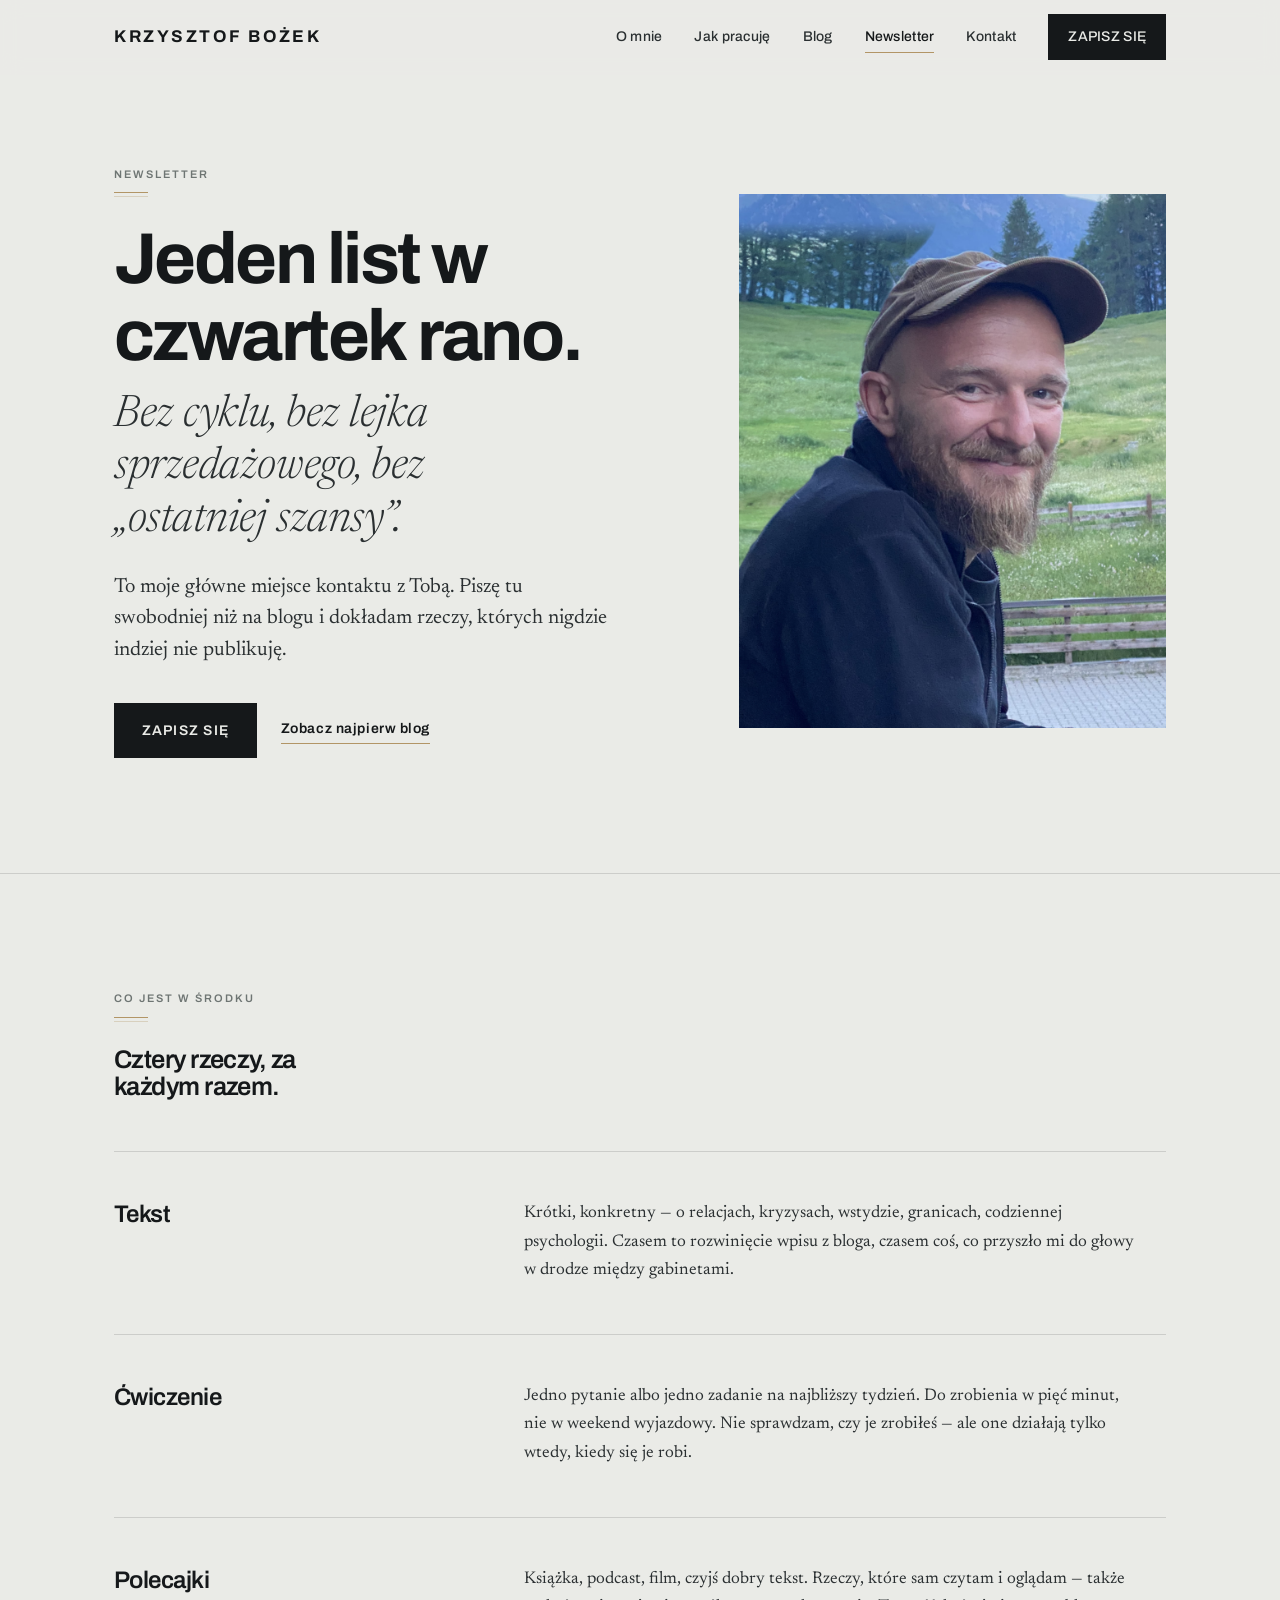
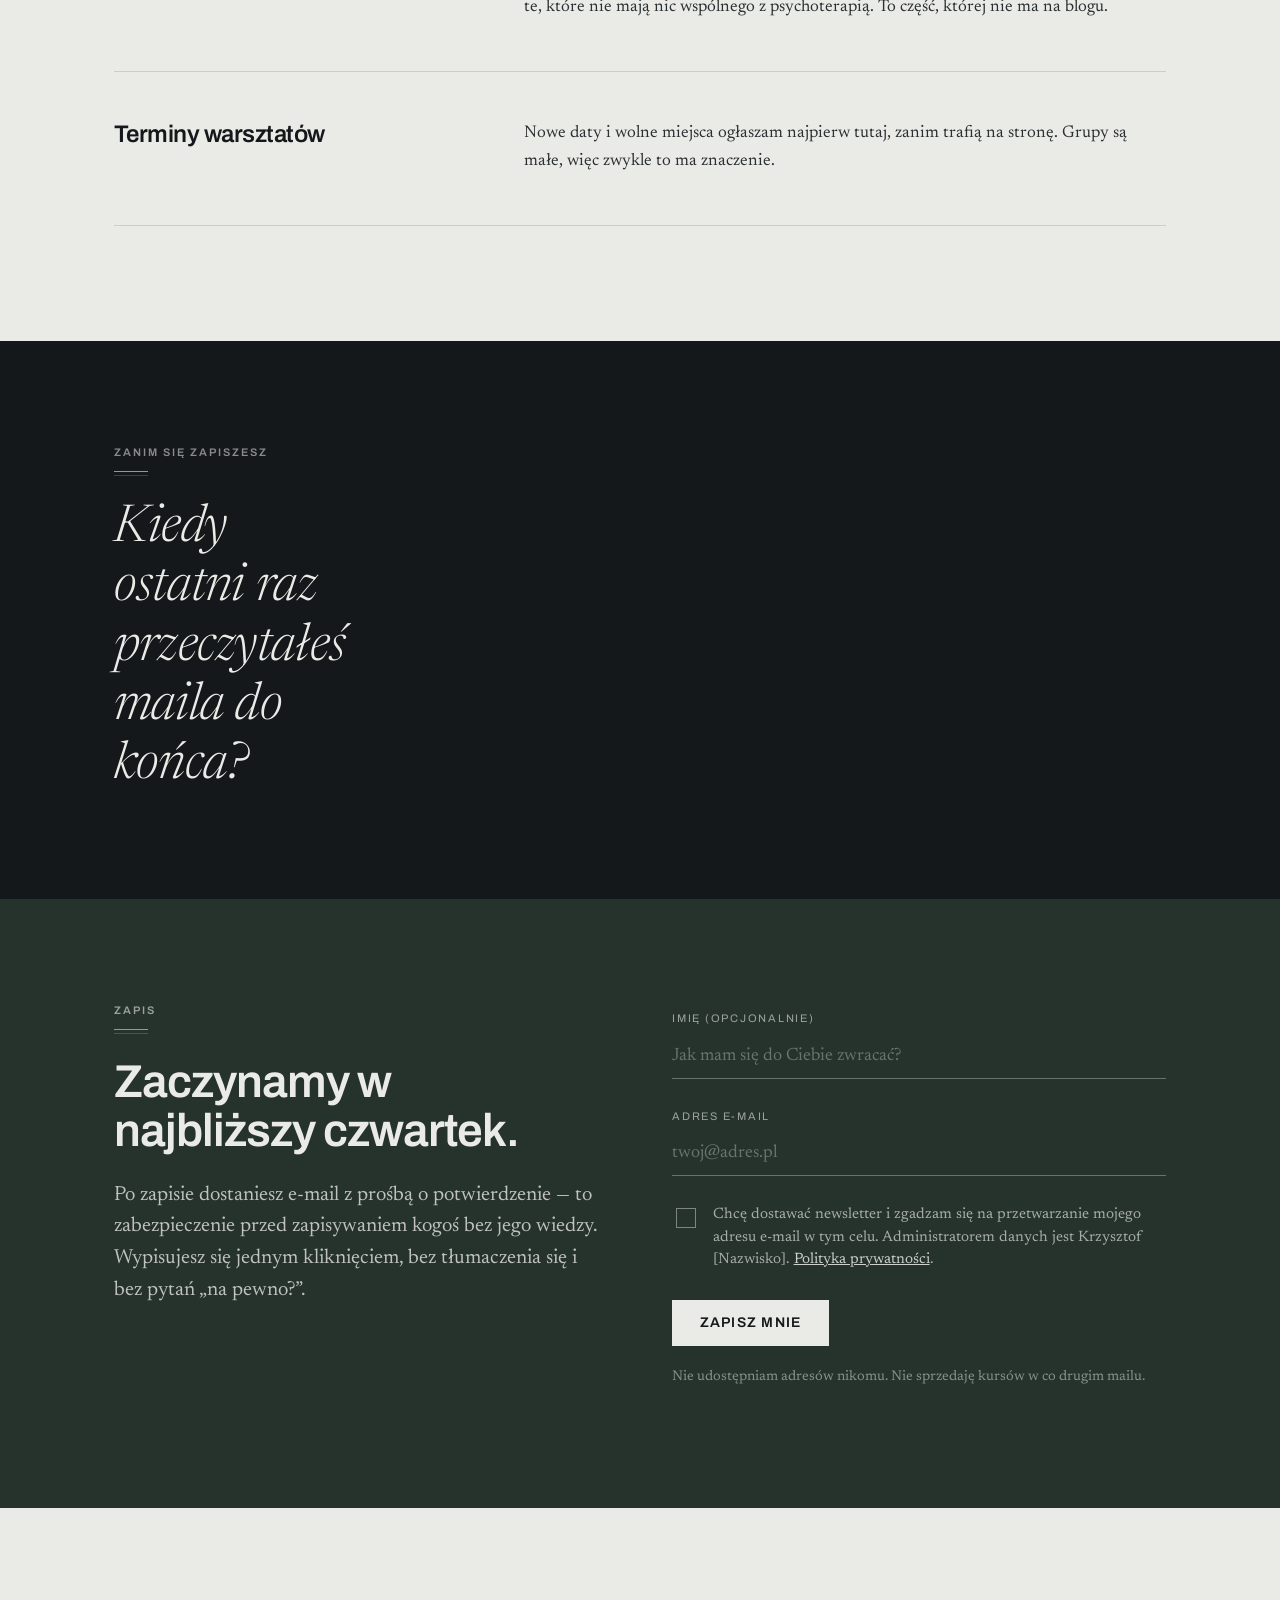
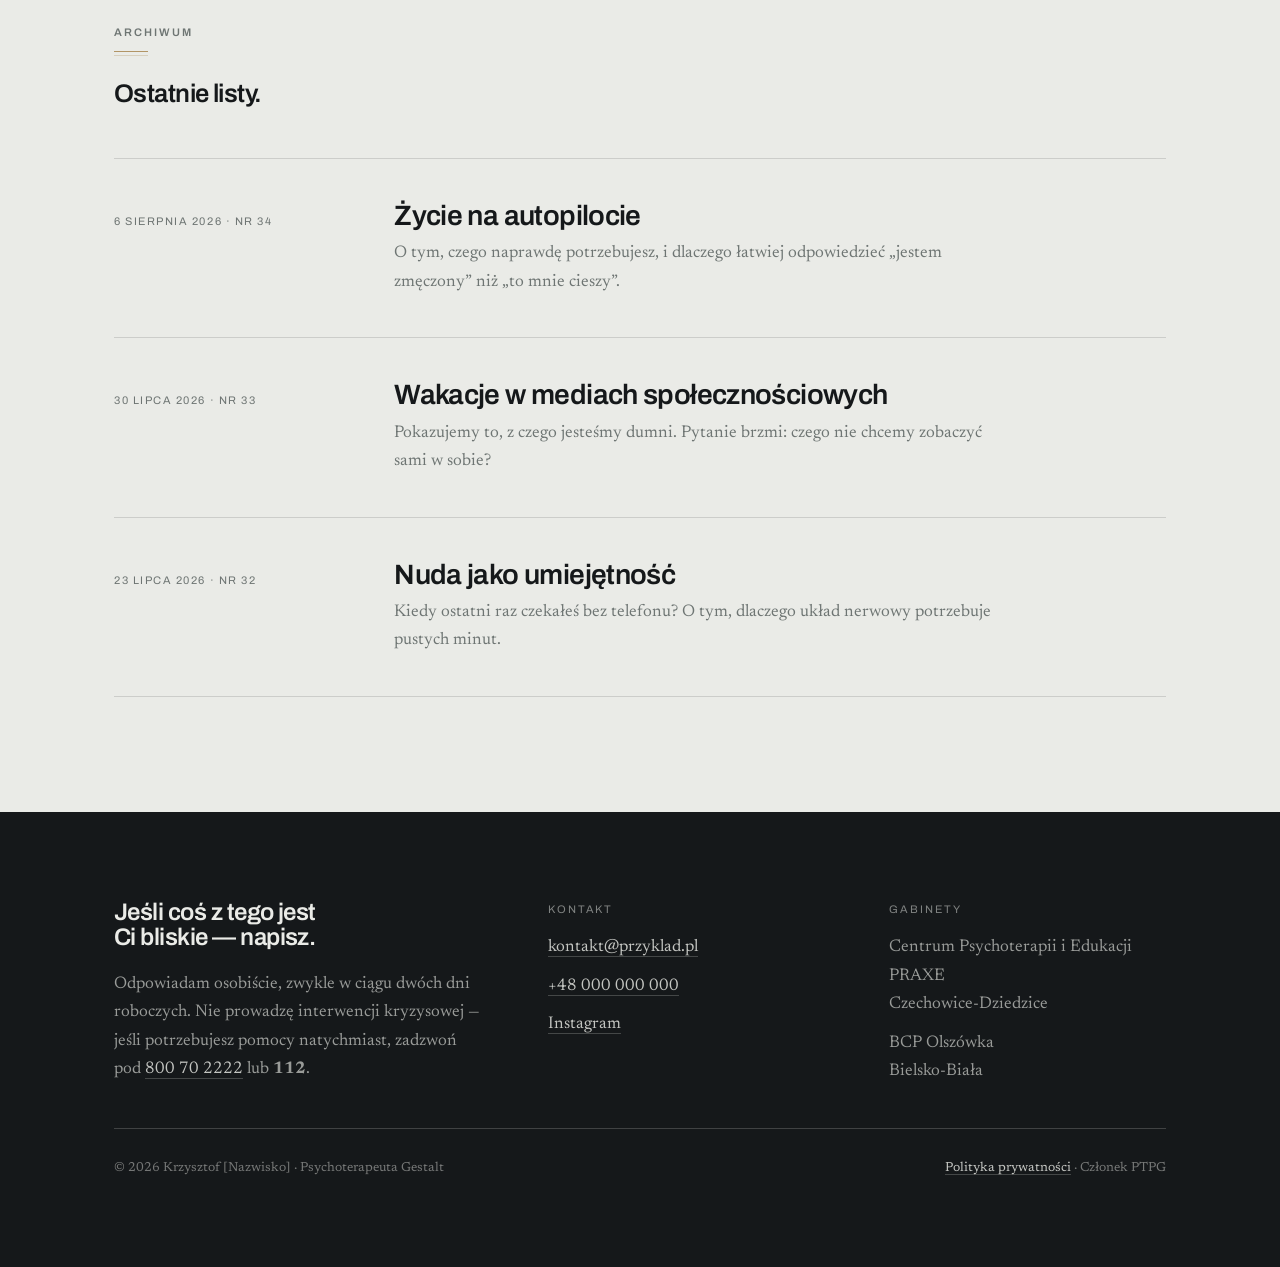
<file: newsletter.html>
<!DOCTYPE html>
<html lang="pl">
<head>
<meta charset="utf-8">
<meta name="viewport" content="width=device-width, initial-scale=1">
<title>Newsletter — jeden list w czwartek rano</title>
<meta name="description" content="Cotygodniowy list o relacjach, kryzysach i kontakcie ze sobą. Tekst, ćwiczenie, polecajki i terminy warsztatów przed oficjalnym ogłoszeniem.">
<meta property="og:title" content="Newsletter — jeden list w czwartek rano">
<meta property="og:image" content="img/krzysztof-szeroki.jpg">
<link rel="icon" href="favicon.svg" type="image/svg+xml">
<link rel="preconnect" href="https://fonts.googleapis.com">
<link rel="preconnect" href="https://fonts.gstatic.com" crossorigin>
<link href="https://fonts.googleapis.com/css2?family=Archivo:wght@400;500;600;700&family=Newsreader:ital,opsz,wght@0,6..72,300;0,6..72,400;1,6..72,300;1,6..72,400&display=swap" rel="stylesheet">
<link rel="stylesheet" href="style.css">
</head>
<body>

<a class="pomin" href="#tresc">Przejdź do treści</a>

<header class="gora">
  <div class="kontener gora__in">
    <a class="znak" href="index.html">
      <span class="znak__imie">Krzysztof Bożek</span>
    </a>
    <button class="burger" aria-expanded="false" aria-controls="menu">Menu</button>
    <nav class="menu" id="menu" aria-label="Główna">
      <a href="o-mnie.html">O mnie</a>
      <a href="index.html#praca">Jak pracuję</a>
      <a href="blog.html">Blog</a>
      <a href="newsletter.html" aria-current="page">Newsletter</a>
      <a href="index.html#kontakt">Kontakt</a>
      <a class="btn" href="#zapis">Zapisz się</a>
    </nav>
  </div>
</header>

<main id="tresc">

  <section class="hero">
    <div class="kontener hero__grid">
      <div>
        <span class="etykieta">Newsletter</span>
        <h1>Jeden list w czwartek&nbsp;rano.
          <em>Bez cyklu, bez lejka sprzedażowego, bez „ostatniej szansy”.</em>
        </h1>
        <p class="lead hero__lead" style="margin-top:1.5rem">
          To moje główne miejsce kontaktu z Tobą. Piszę tu swobodniej niż na blogu
          i dokładam rzeczy, których nigdzie indziej nie publikuję.
        </p>
        <div class="hero__akcje">
          <a class="btn" href="#zapis">Zapisz się</a>
          <a class="link" href="blog.html">Zobacz najpierw blog</a>
        </div>
      </div>
      <div class="portret zjawia">
        <img src="img/krzysztof-portret.jpg" width="1040" height="1300"
             alt="Krzysztof — psychoterapeuta, portret na tle beskidzkiej łąki">
      </div>
    </div>
  </section>

  <section class="sekcja sekcja--kreska">
    <div class="kontener">
      <div class="naglowek-sekcji">
        <span class="etykieta">Co jest w środku</span>
        <h2>Cztery rzeczy, za każdym razem.</h2>
      </div>

      <div class="oferta">
        <article class="oferta__poz zjawia">
          <h3>Tekst</h3>
          <div class="oferta__tresc">
            <p>
              Krótki, konkretny — o relacjach, kryzysach, wstydzie, granicach, codziennej
              psychologii. Czasem to rozwinięcie wpisu z bloga, czasem coś, co przyszło mi
              do głowy w drodze między gabinetami.
            </p>
          </div>
        </article>

        <article class="oferta__poz zjawia">
          <h3>Ćwiczenie</h3>
          <div class="oferta__tresc">
            <p>
              Jedno pytanie albo jedno zadanie na najbliższy tydzień. Do zrobienia w pięć minut,
              nie w weekend wyjazdowy. Nie sprawdzam, czy je zrobiłeś — ale one działają
              tylko wtedy, kiedy się je robi.
            </p>
          </div>
        </article>

        <article class="oferta__poz zjawia">
          <h3>Polecajki</h3>
          <div class="oferta__tresc">
            <p>
              Książka, podcast, film, czyjś dobry tekst. Rzeczy, które sam czytam i oglądam —
              także te, które nie mają nic wspólnego z psychoterapią. To część,
              której nie ma na blogu.
            </p>
          </div>
        </article>

        <article class="oferta__poz zjawia">
          <h3>Terminy warsztatów</h3>
          <div class="oferta__tresc">
            <p>
              Nowe daty i wolne miejsca ogłaszam najpierw tutaj, zanim trafią na stronę.
              Grupy są małe, więc zwykle to ma znaczenie.
            </p>
          </div>
        </article>
      </div>
    </div>
  </section>

  <section class="pytanie">
    <div class="kontener">
      <div class="pytanie__in zjawia">
        <span class="etykieta">Zanim się zapiszesz</span>
        <p>Kiedy ostatni raz przeczytałeś maila do końca?</p>
      </div>
    </div>
  </section>

  <section class="newsletter ciemno" id="zapis">
    <div class="kontener newsletter__grid">
      <div>
        <span class="etykieta">Zapis</span>
        <h2>Zaczynamy w najbliższy czwartek.</h2>
        <p class="lead" style="margin-top:1.5rem; max-width:44ch">
          Po zapisie dostaniesz e-mail z prośbą o potwierdzenie — to zabezpieczenie
          przed zapisywaniem kogoś bez jego wiedzy. Wypisujesz się jednym kliknięciem,
          bez tłumaczenia się i bez pytań „na pewno?”.
        </p>
      </div>
      <div>
        <form class="formularz" data-newsletter novalidate>
          <div class="pole">
            <label for="imie">Imię (opcjonalnie)</label>
            <input type="text" id="imie" name="imie" autocomplete="given-name" placeholder="Jak mam się do Ciebie zwracać?">
          </div>
          <div class="pole">
            <label for="email">Adres e-mail</label>
            <input type="email" id="email" name="email" autocomplete="email" required placeholder="twoj@adres.pl">
          </div>
          <label class="zgoda" for="zgoda">
            <input type="checkbox" id="zgoda" name="zgoda" required>
            <span>
              Chcę dostawać newsletter i zgadzam się na przetwarzanie mojego adresu e-mail
              w tym celu. Administratorem danych jest Krzysztof [Nazwisko].
              <a href="prywatnosc.html">Polityka prywatności</a>.
            </span>
          </label>
          <button class="btn btn--jasny" type="submit">Zapisz mnie</button>
          <p class="drobne">
            Nie udostępniam adresów nikomu. Nie sprzedaję kursów w co drugim mailu.
          </p>
          <p class="komunikat" role="status" aria-live="polite"></p>
        </form>
      </div>
    </div>
  </section>

  <section class="sekcja">
    <div class="kontener">
      <div class="naglowek-sekcji">
        <span class="etykieta">Archiwum</span>
        <h2>Ostatnie listy.</h2>
      </div>
      <!-- PRZYKŁADOWE POZYCJE — podmień na prawdziwe wydania lub usuń całą sekcję -->
      <ul class="wpisy">
        <li class="wpis">
          <span class="wpis__meta"><time datetime="2026-08-06">6 sierpnia 2026</time> · nr 34</span>
          <div>
            <h3>Życie na autopilocie</h3>
            <p>O tym, czego naprawdę potrzebujesz, i dlaczego łatwiej odpowiedzieć „jestem zmęczony” niż „to mnie cieszy”.</p>
          </div>
        </li>
        <li class="wpis">
          <span class="wpis__meta"><time datetime="2026-07-30">30 lipca 2026</time> · nr 33</span>
          <div>
            <h3>Wakacje w mediach społecznościowych</h3>
            <p>Pokazujemy to, z czego jesteśmy dumni. Pytanie brzmi: czego nie chcemy zobaczyć sami w sobie?</p>
          </div>
        </li>
        <li class="wpis">
          <span class="wpis__meta"><time datetime="2026-07-23">23 lipca 2026</time> · nr 32</span>
          <div>
            <h3>Nuda jako umiejętność</h3>
            <p>Kiedy ostatni raz czekałeś bez telefonu? O tym, dlaczego układ nerwowy potrzebuje pustych minut.</p>
          </div>
        </li>
      </ul>
    </div>
  </section>

  <footer class="stopka">
    <div class="kontener">
      <div class="stopka__grid">
        <div>
          <h2 style="max-width:18ch; font-size:var(--fs-h3)">Jeśli coś z tego jest Ci bliskie — napisz.</h2>
          <p style="margin-top:1.25rem; max-width:38ch">
            Odpowiadam osobiście, zwykle w ciągu dwóch dni roboczych.
            Nie prowadzę interwencji kryzysowej — jeśli potrzebujesz pomocy natychmiast,
            zadzwoń pod <a href="tel:800702222">800 70 2222</a> lub <strong>112</strong>.
          </p>
        </div>
        <div>
          <p class="stopka__tytul">Kontakt</p>
          <ul>
            <li><a href="mailto:kontakt@przyklad.pl">kontakt@przyklad.pl</a></li>
            <li><a href="tel:+48000000000">+48 000 000 000</a></li>
            <li><a href="#">Instagram</a></li>
          </ul>
        </div>
        <div>
          <p class="stopka__tytul">Gabinety</p>
          <ul>
            <li>Centrum Psychoterapii i Edukacji PRAXE<br>Czechowice-Dziedzice</li>
            <li>BCP Olszówka<br>Bielsko-Biała</li>
          </ul>
        </div>
      </div>
      <div class="stopka__dol">
        <span>© <span id="rok">2026</span> Krzysztof [Nazwisko] · Psychoterapeuta Gestalt</span>
        <span><a href="prywatnosc.html">Polityka prywatności</a> · Członek PTPG</span>
      </div>
    </div>
  </footer>

</main>

<script src="script.js"></script>
<script>document.getElementById("rok").textContent = new Date().getFullYear();</script>
</body>
</html>
</file>
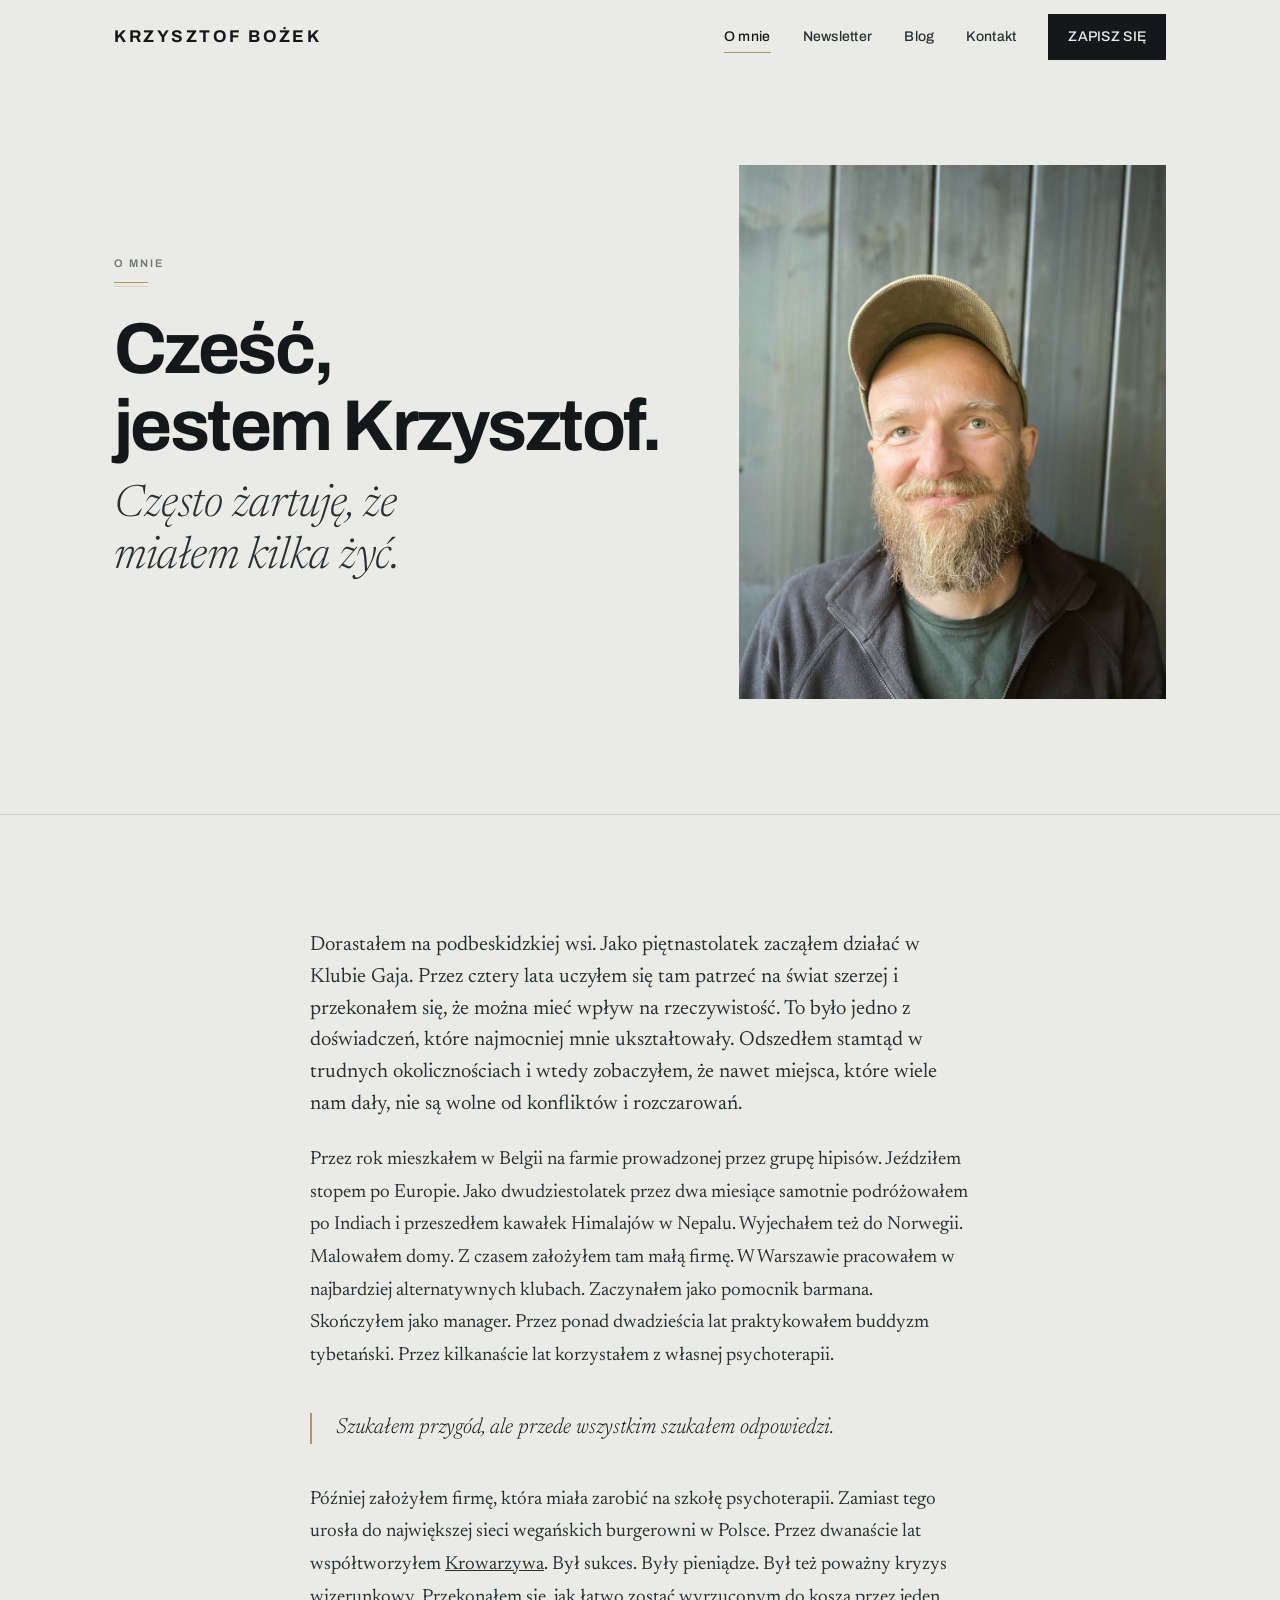
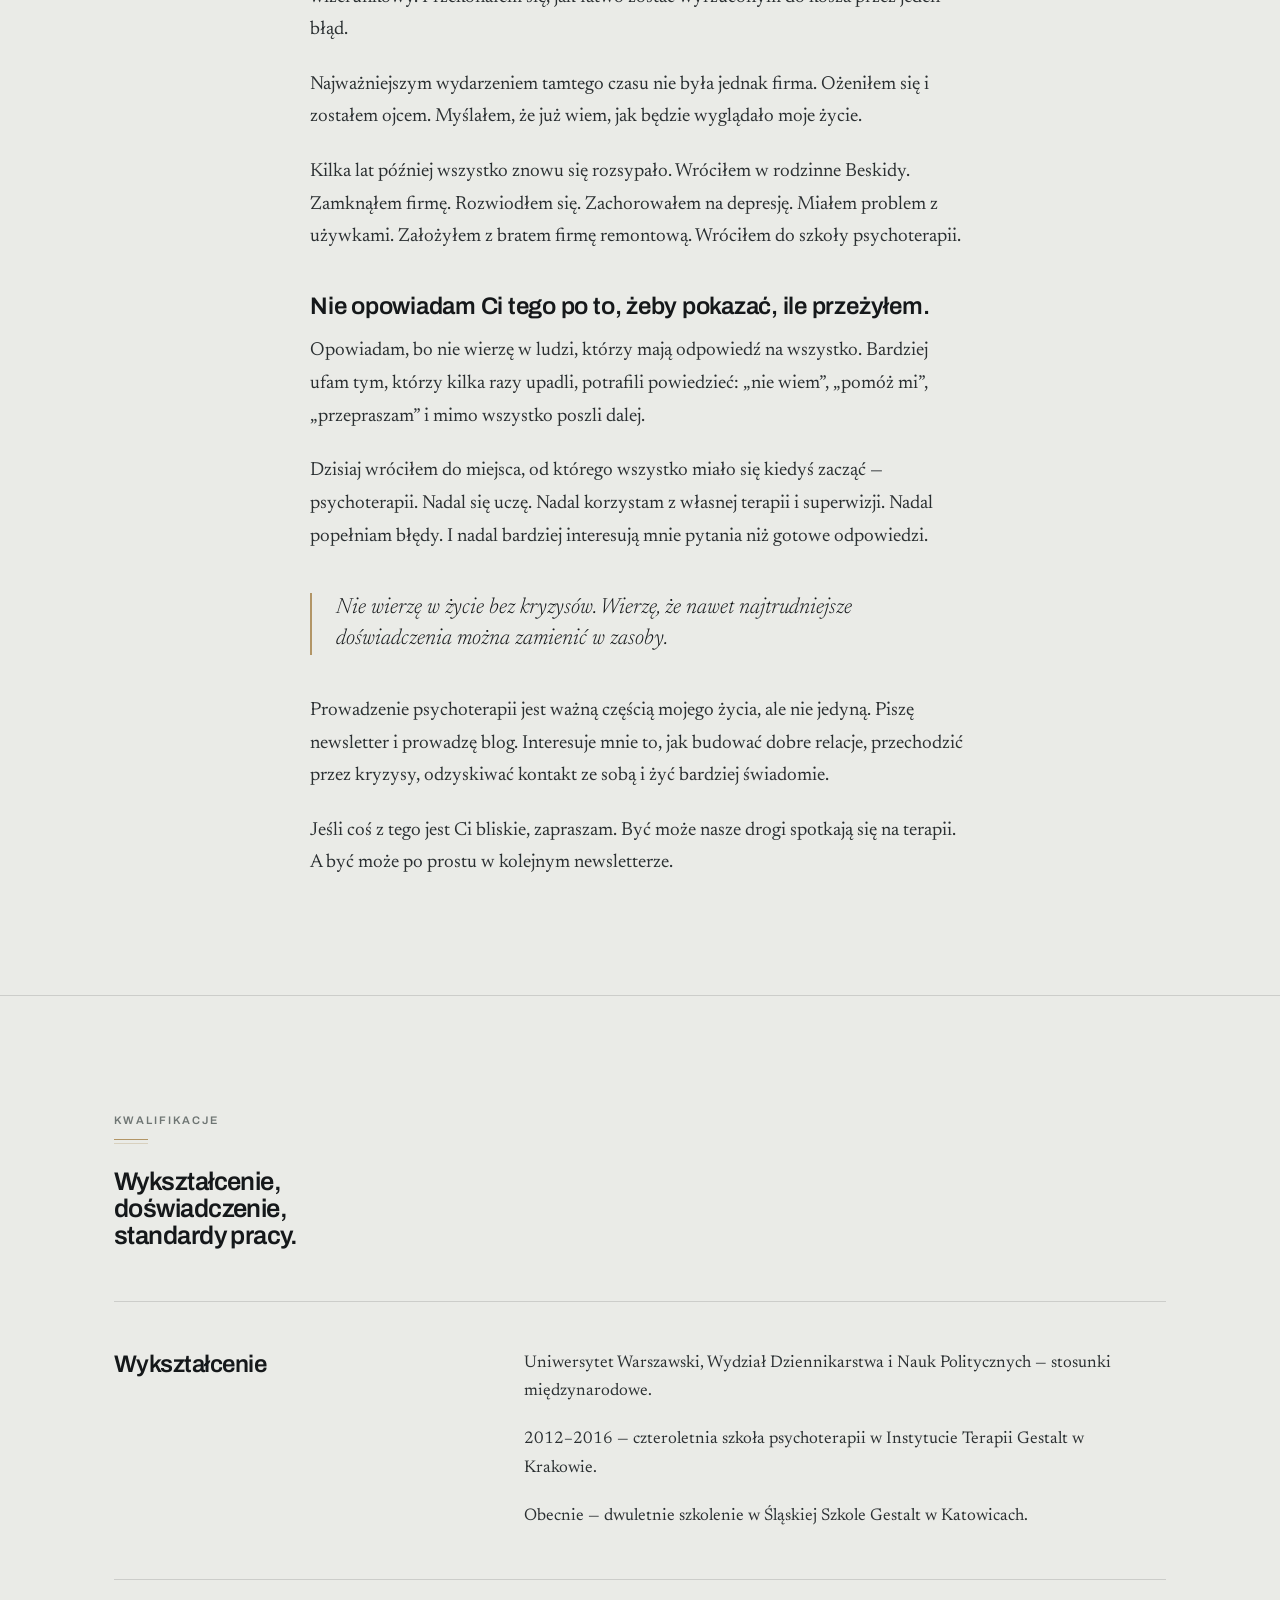
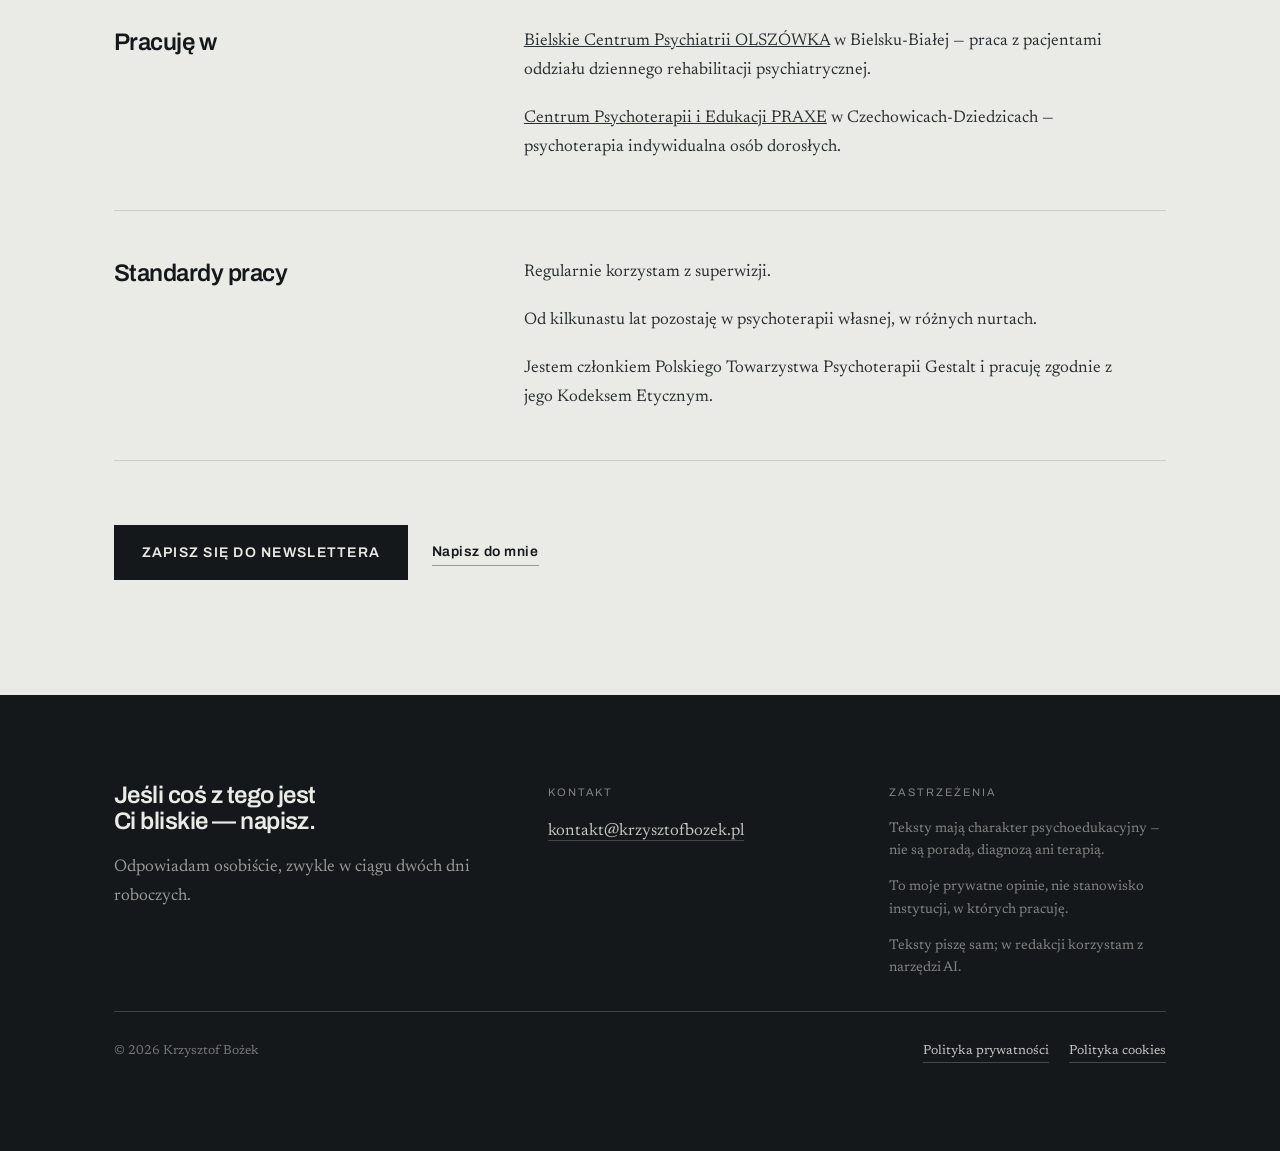
<file: o-mnie.html>
<!DOCTYPE html>
<html lang="pl">
<head>
<meta charset="utf-8">
<meta name="viewport" content="width=device-width, initial-scale=1">
<title>O mnie — Krzysztof Bożek, psychoterapeuta Gestalt</title>
<meta name="description" content="Kilka żyć, kilka kryzysów i droga do psychoterapii. O mnie, moich kwalifikacjach i standardach pracy.">
<link rel="icon" href="favicon.svg" type="image/svg+xml">
<link rel="preconnect" href="https://fonts.googleapis.com">
<link rel="preconnect" href="https://fonts.gstatic.com" crossorigin>
<link href="https://fonts.googleapis.com/css2?family=Archivo:wght@400;500;600;700&family=Newsreader:ital,opsz,wght@0,6..72,300;0,6..72,400;1,6..72,300;1,6..72,400&display=swap" rel="stylesheet">
<link rel="stylesheet" href="style.css">
<!-- MailerLite Universal -->
<script>
  (function(w,d,e,u,f,l,n){w[f]=w[f]||function(){(w[f].q=w[f].q||[])
  .push(arguments);},l=d.createElement(e),l.async=1,l.src=u,
  n=d.getElementsByTagName(e)[0],n.parentNode.insertBefore(l,n);})
  (window,document,'script','https://assets.mailerlite.com/js/universal.js','ml');
  ml('account', '2570330');
</script>
<!-- End MailerLite Universal -->
<meta property="og:title" content="O mnie — Krzysztof Bożek, psychoterapeuta Gestalt">
<meta property="og:description" content="Kilka żyć, kilka kryzysów i droga do psychoterapii. O mnie, moich kwalifikacjach i standardach pracy.">
<meta property="og:image" content="https://krzysztofbozek.pl/img/og-krzysztof.jpg">
<meta property="og:image:width" content="1200">
<meta property="og:image:height" content="630">
<meta property="og:type" content="article">
<meta property="og:url" content="https://krzysztofbozek.pl/o-mnie.html">
<meta name="twitter:card" content="summary_large_image">
</head>
<body>

<a class="pomin" href="#tresc">Przejdź do treści</a>

<header class="gora">
  <div class="kontener gora__in">
    <a class="znak" href="index.html">
      <span class="znak__imie">Krzysztof Bożek</span>
    </a>
    <button class="burger" aria-expanded="false" aria-controls="menu">Menu</button>
    <nav class="menu" id="menu" aria-label="Główna">
      <a href="o-mnie.html" aria-current="page">O mnie</a>
      <a href="index.html#zapis">Newsletter</a>
      <a href="index.html#blog">Blog</a>
      <a href="index.html#kontakt">Kontakt</a>
      <a class="btn" href="index.html#zapis">Zapisz się</a>
    </nav>
  </div>
</header>

<main id="tresc">

  <section class="hero">
    <div class="kontener hero__grid">
      <div>
        <span class="etykieta">O mnie</span>
        <h1>Cześć, jestem&nbsp;Krzysztof.
          <em>Często żartuję, że miałem kilka żyć.</em>
        </h1>
      </div>
      <div class="portret zjawia">
        <img src="img/krzysztof-omnie.jpg" width="1000" height="1250"
             alt="Krzysztof w czapce, portret przy drewnianej ścianie" fetchpriority="high">
      </div>
    </div>
  </section>

  <section class="sekcja sekcja--kreska">
    <div class="kontener">
      <div class="artykul artykul__tresc">
        <p class="lead">
          Dorastałem na podbeskidzkiej wsi. Jako piętnastolatek zacząłem działać w Klubie Gaja.
          Przez cztery lata uczyłem się tam patrzeć na świat szerzej i przekonałem się, że można
          mieć wpływ na rzeczywistość. To było jedno z doświadczeń, które najmocniej mnie
          ukształtowały. Odszedłem stamtąd w trudnych okolicznościach i wtedy zobaczyłem, że nawet
          miejsca, które wiele nam dały, nie są wolne od konfliktów i rozczarowań.
        </p>

        <p>
          Przez rok mieszkałem w Belgii na farmie prowadzonej przez grupę hipisów. Jeździłem stopem
          po Europie. Jako dwudziestolatek przez dwa miesiące samotnie podróżowałem po Indiach
          i przeszedłem kawałek Himalajów w Nepalu. Wyjechałem też do Norwegii. Malowałem domy.
          Z czasem założyłem tam małą firmę. W Warszawie pracowałem w najbardziej alternatywnych
          klubach. Zaczynałem jako pomocnik barmana. Skończyłem jako manager. Przez ponad dwadzieścia
          lat praktykowałem buddyzm tybetański. Przez kilkanaście lat korzystałem z własnej psychoterapii.
        </p>

        <blockquote>Szukałem przygód, ale przede wszystkim szukałem odpowiedzi.</blockquote>

        <p>
          Później założyłem firmę, która miała zarobić na szkołę psychoterapii. Zamiast tego urosła
          do największej sieci wegańskich burgerowni w Polsce. Przez dwanaście lat współtworzyłem
          <a href="https://pl.wikipedia.org/wiki/Krowarzywa" target="_blank" rel="noopener">Krowarzywa</a>. Był sukces. Były pieniądze. Był też poważny kryzys wizerunkowy. Przekonałem się,
          jak łatwo zostać wyrzuconym do kosza przez jeden błąd.
        </p>

        <p>
          Najważniejszym wydarzeniem tamtego czasu nie była jednak firma. Ożeniłem się i zostałem
          ojcem. Myślałem, że już wiem, jak będzie wyglądało moje życie.
        </p>

        <p>
          Kilka lat później wszystko znowu się rozsypało. Wróciłem w rodzinne Beskidy. Zamknąłem firmę.
          Rozwiodłem się. Zachorowałem na depresję. Miałem problem z używkami. Założyłem z bratem firmę
          remontową. Wróciłem do szkoły psychoterapii.
        </p>

        <h2>Nie opowiadam Ci tego po to, żeby pokazać, ile przeżyłem.</h2>

        <p>
          Opowiadam, bo nie wierzę w ludzi, którzy mają odpowiedź na wszystko. Bardziej ufam tym,
          którzy kilka razy upadli, potrafili powiedzieć: „nie wiem”, „pomóż mi”, „przepraszam”
          i mimo wszystko poszli dalej.
        </p>

        <p>
          Dzisiaj wróciłem do miejsca, od którego wszystko miało się kiedyś zacząć — psychoterapii.
          Nadal się uczę. Nadal korzystam z własnej terapii i superwizji. Nadal popełniam błędy.
          I nadal bardziej interesują mnie pytania niż gotowe odpowiedzi.
        </p>

        <blockquote>
          Nie wierzę w życie bez kryzysów. Wierzę, że nawet najtrudniejsze doświadczenia
          można zamienić w zasoby.
        </blockquote>

        <p>
          Prowadzenie psychoterapii jest ważną częścią mojego życia, ale nie jedyną. Piszę newsletter
          i prowadzę blog. Interesuje mnie to, jak budować dobre relacje, przechodzić przez kryzysy,
          odzyskiwać kontakt ze sobą i żyć bardziej świadomie.
        </p>

        <p>
          Jeśli coś z tego jest Ci bliskie, zapraszam. Być może nasze drogi spotkają się na terapii.
          A być może po prostu w kolejnym newsletterze.
        </p>
      </div>
    </div>
  </section>

  <!-- ================= KWALIFIKACJE ================= -->
  <section class="sekcja sekcja--kreska">
    <div class="kontener">
      <div class="naglowek-sekcji">
        <span class="etykieta" id="kwalifikacje">Kwalifikacje</span>
        <h2>Wykształcenie, doświadczenie, standardy pracy.</h2>
      </div>

      <div class="oferta">
        <article class="oferta__poz zjawia">
          <h3>Wykształcenie</h3>
          <div class="oferta__tresc">
            <p>Uniwersytet Warszawski, Wydział Dziennikarstwa i Nauk Politycznych — stosunki międzynarodowe.</p>
            <p>2012–2016 — czteroletnia szkoła psychoterapii w Instytucie Terapii Gestalt w Krakowie.</p>
            <p>Obecnie — dwuletnie szkolenie w Śląskiej Szkole Gestalt w Katowicach.</p>
          </div>
        </article>

        <article class="oferta__poz zjawia">
          <h3>Pracuję w</h3>
          <div class="oferta__tresc">
            <p>
              <a href="https://psychiatria.bielsko.pl/" target="_blank" rel="noopener">Bielskie Centrum Psychiatrii OLSZÓWKA</a>
              w Bielsku-Białej — praca z pacjentami oddziału dziennego rehabilitacji psychiatrycznej.
            </p>
            <p>
              <a href="https://psychoterapia-domaradzki.pl/krzysztof-bozek/" target="_blank" rel="noopener">Centrum Psychoterapii i Edukacji PRAXE</a>
              w Czechowicach-Dziedzicach — psychoterapia indywidualna osób dorosłych.
            </p>
          </div>
        </article>

        <article class="oferta__poz zjawia">
          <h3>Standardy pracy</h3>
          <div class="oferta__tresc">
            <p>Regularnie korzystam z superwizji.</p>
            <p>Od kilkunastu lat pozostaję w psychoterapii własnej, w różnych nurtach.</p>
            <p>
              Jestem członkiem Polskiego Towarzystwa Psychoterapii Gestalt i pracuję zgodnie
              z jego Kodeksem Etycznym.
            </p>
          </div>
        </article>
      </div>

      <div style="margin-top:clamp(2.5rem,5vw,4rem); display:flex; flex-wrap:wrap; gap:1rem 1.5rem; align-items:center">
        <a class="btn" href="index.html#zapis">Zapisz się do newslettera</a>
        <a class="link" href="index.html#kontakt">Napisz do mnie</a>
      </div>
    </div>
  </section>

  <footer class="stopka">
    <div class="kontener">
      <div class="stopka__grid">
        <div>
          <h2 style="max-width:18ch; font-size:var(--fs-h3)">Jeśli coś z tego jest Ci bliskie — napisz.</h2>
          <p style="margin-top:1.25rem; max-width:38ch">
            Odpowiadam osobiście, zwykle w ciągu dwóch dni roboczych.
          </p>
        </div>
        <div>
          <p class="stopka__tytul">Kontakt</p>
          <ul>
            <li><a href="mailto:kontakt@krzysztofbozek.pl">kontakt@krzysztofbozek.pl</a></li>
          </ul>
        </div>
        <div>
          <p class="stopka__tytul">Zastrzeżenia</p>
          <div class="stopka__zastrzezenia stopka__zastrzezenia--kol">
            <p>Teksty mają charakter psychoedukacyjny — nie są poradą, diagnozą ani terapią.</p>
            <p>To moje prywatne opinie, nie stanowisko instytucji, w których pracuję.</p>
            <p>Teksty piszę sam; w redakcji korzystam z narzędzi AI.</p>
          </div>
        </div>
      </div>
      <div class="stopka__dol">
        <span>© <span id="rok">2026</span> Krzysztof Bożek</span>
        <span class="stopka__prawne">
          <a href="prywatnosc.html">Polityka prywatności</a>
          <a href="cookies.html">Polityka cookies</a>
        </span>
      </div>
    </div>
  </footer>

</main>

<script src="script.js"></script>
<script>document.getElementById("rok").textContent = new Date().getFullYear();</script>
</body>
</html>
</file>
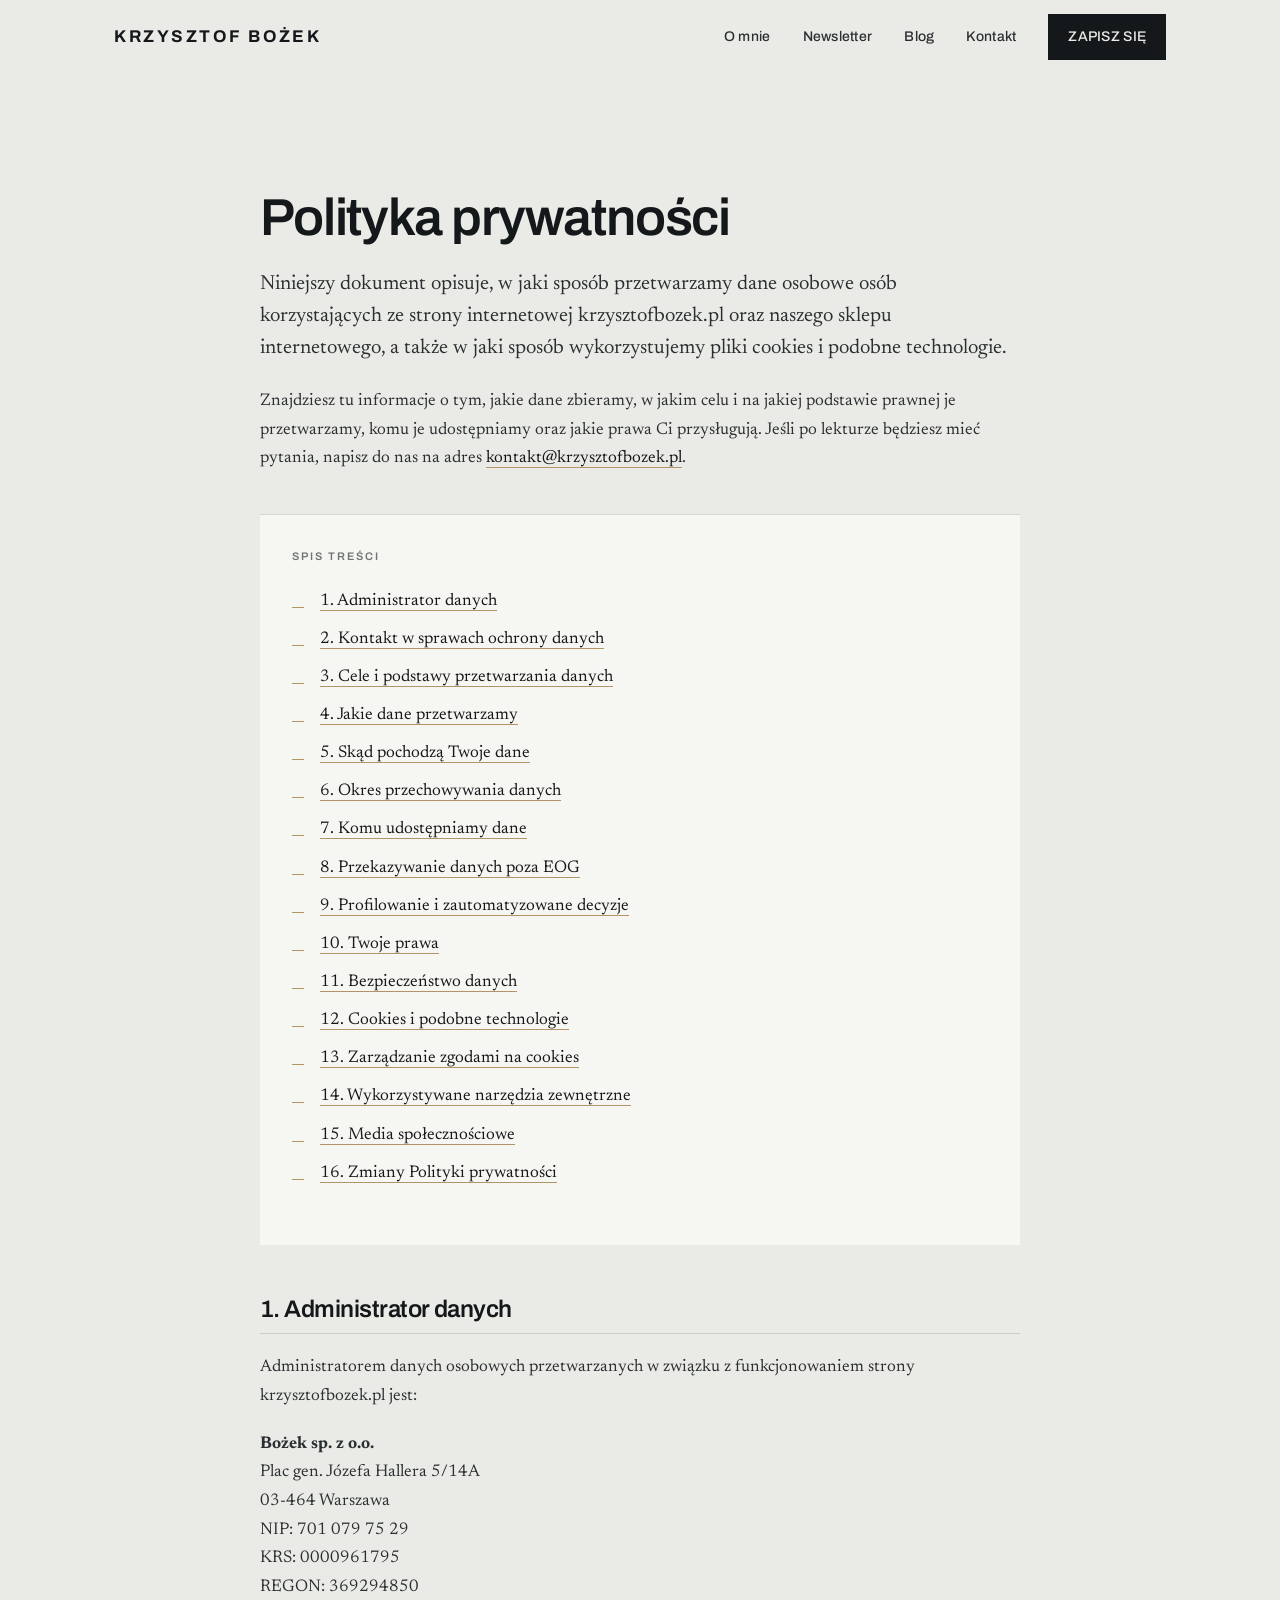
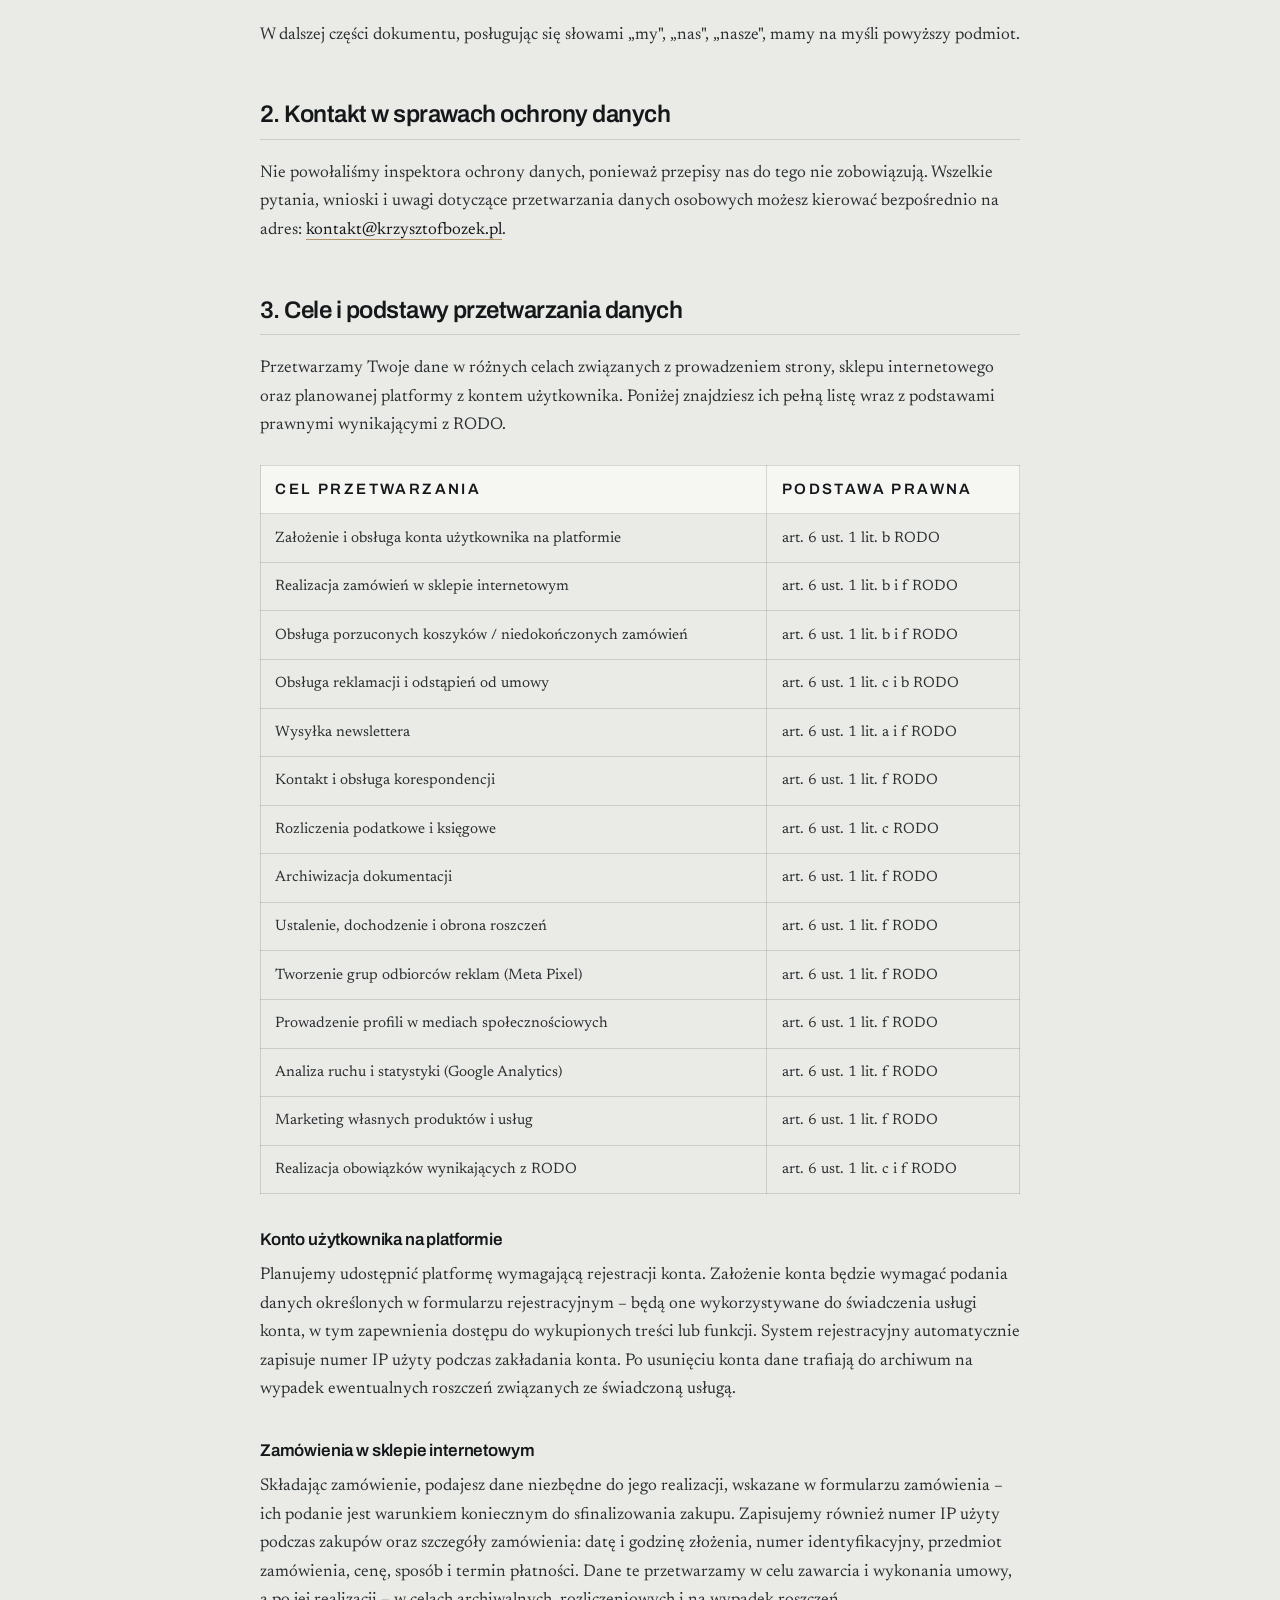
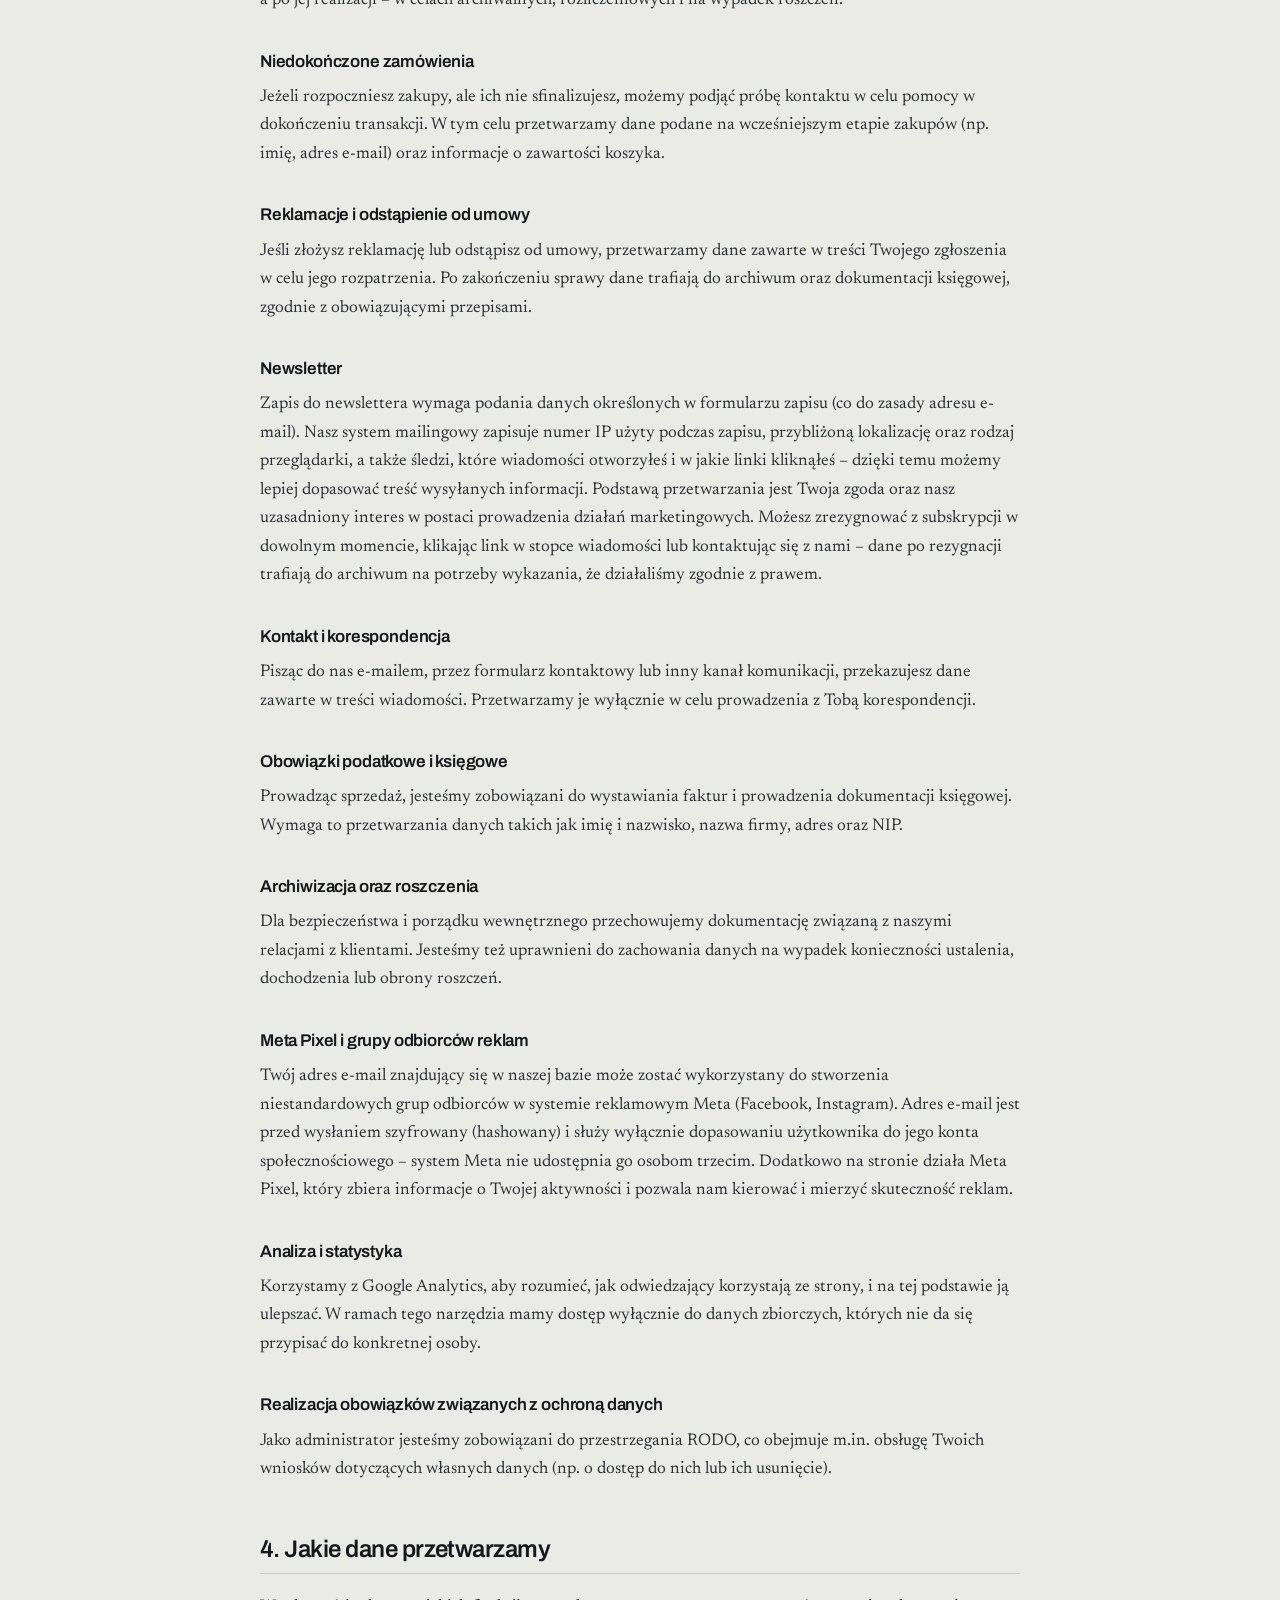
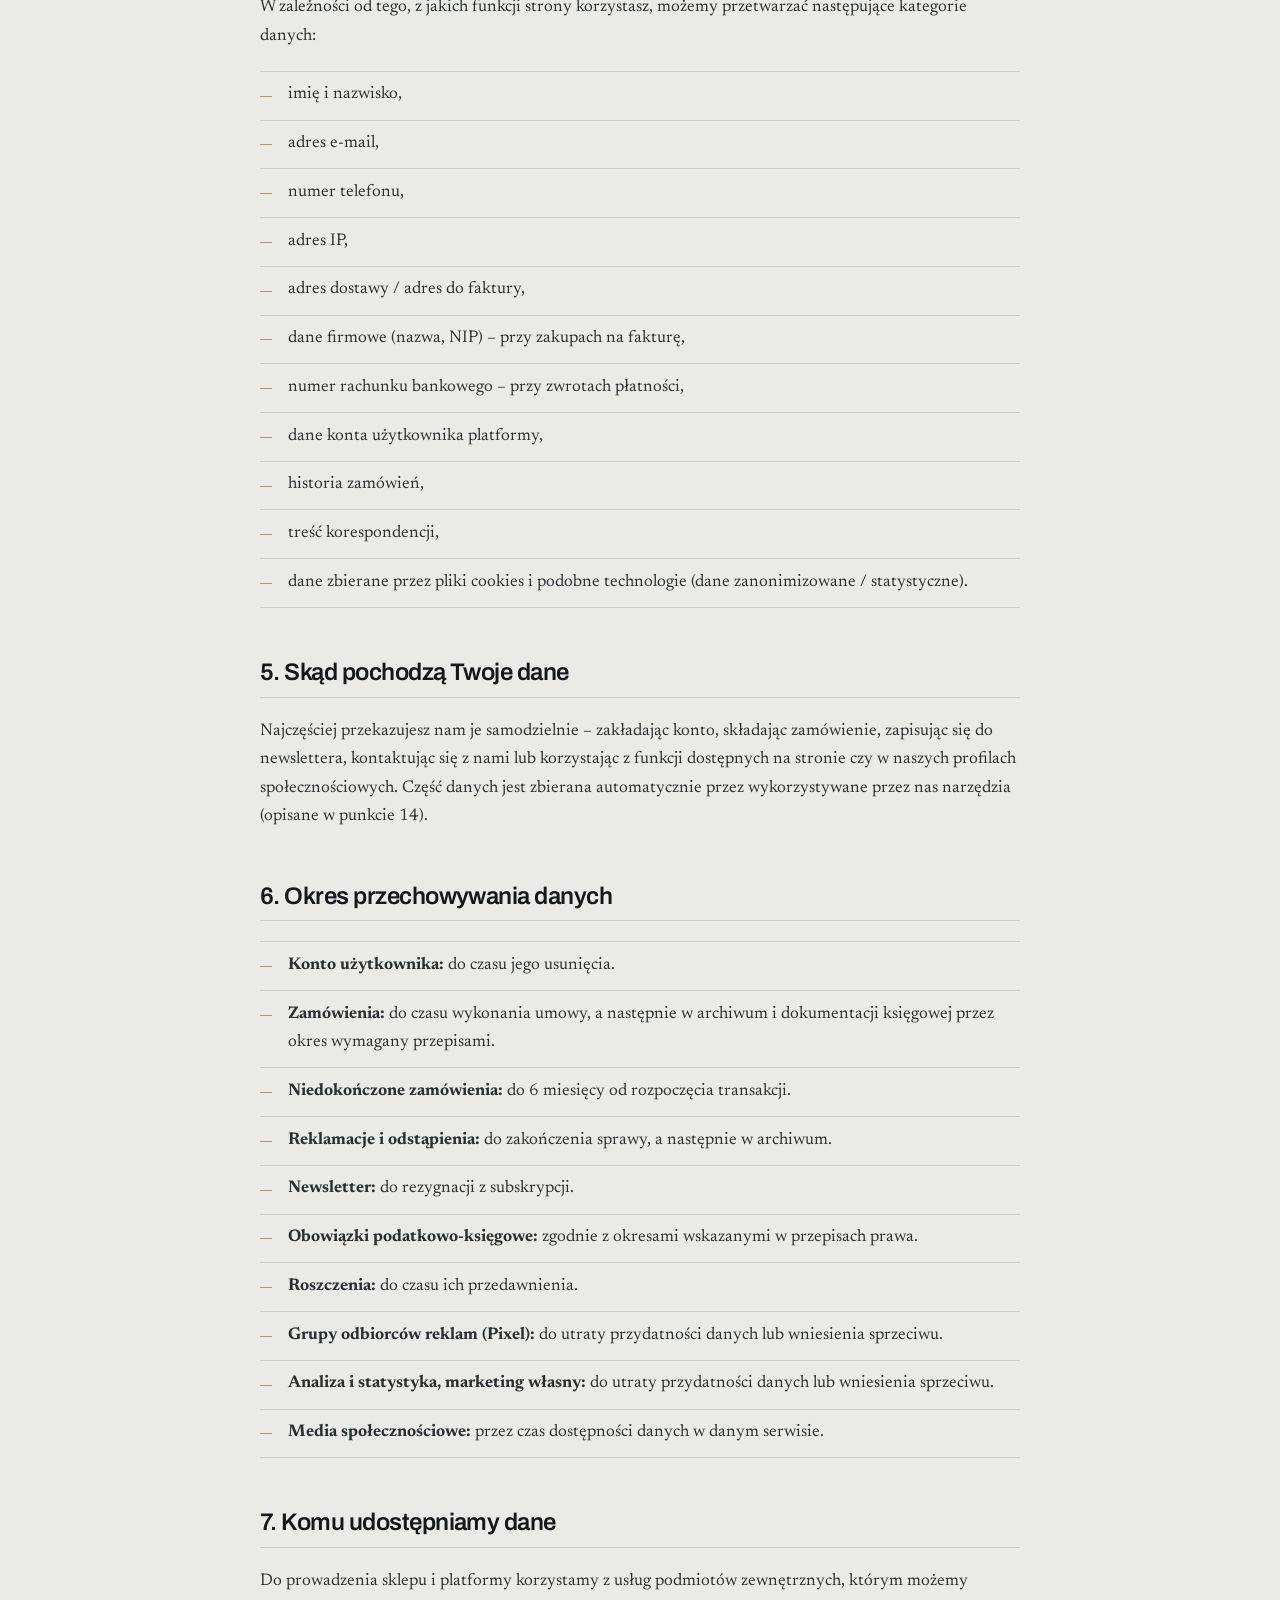
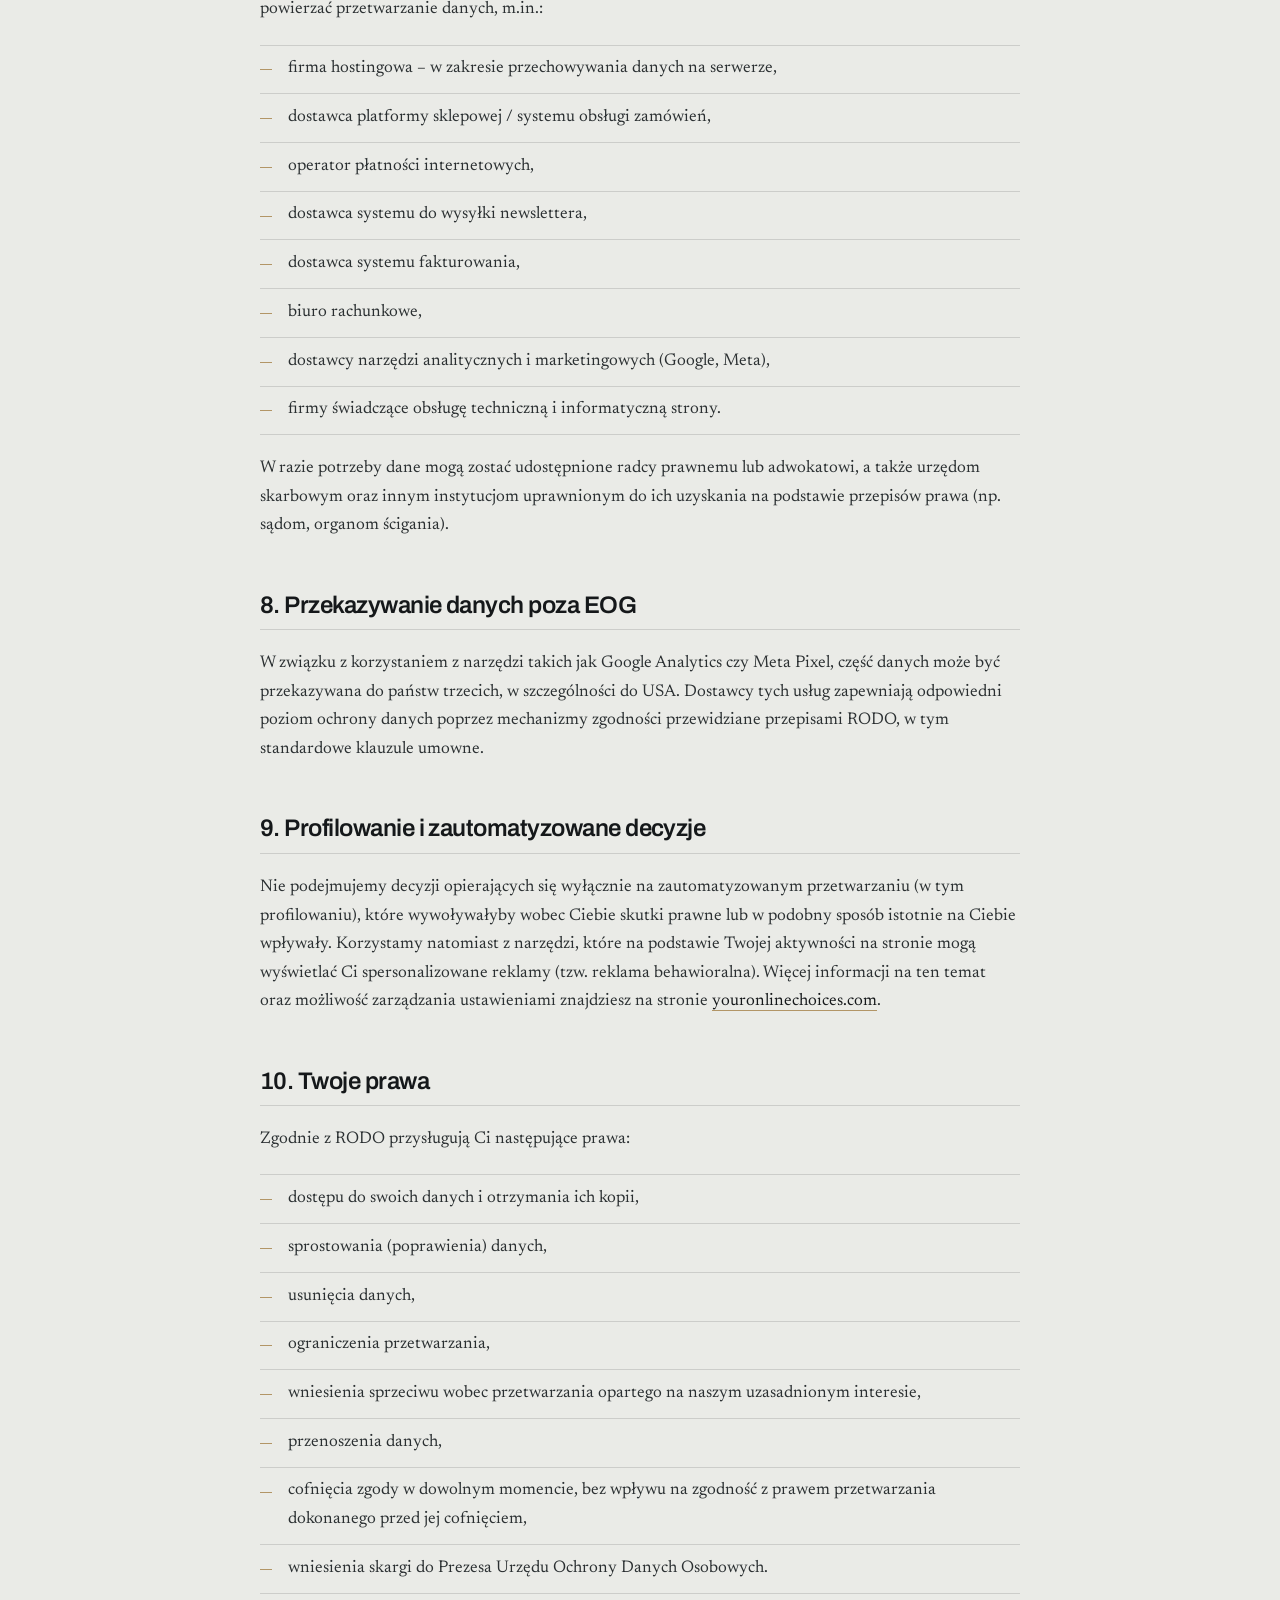
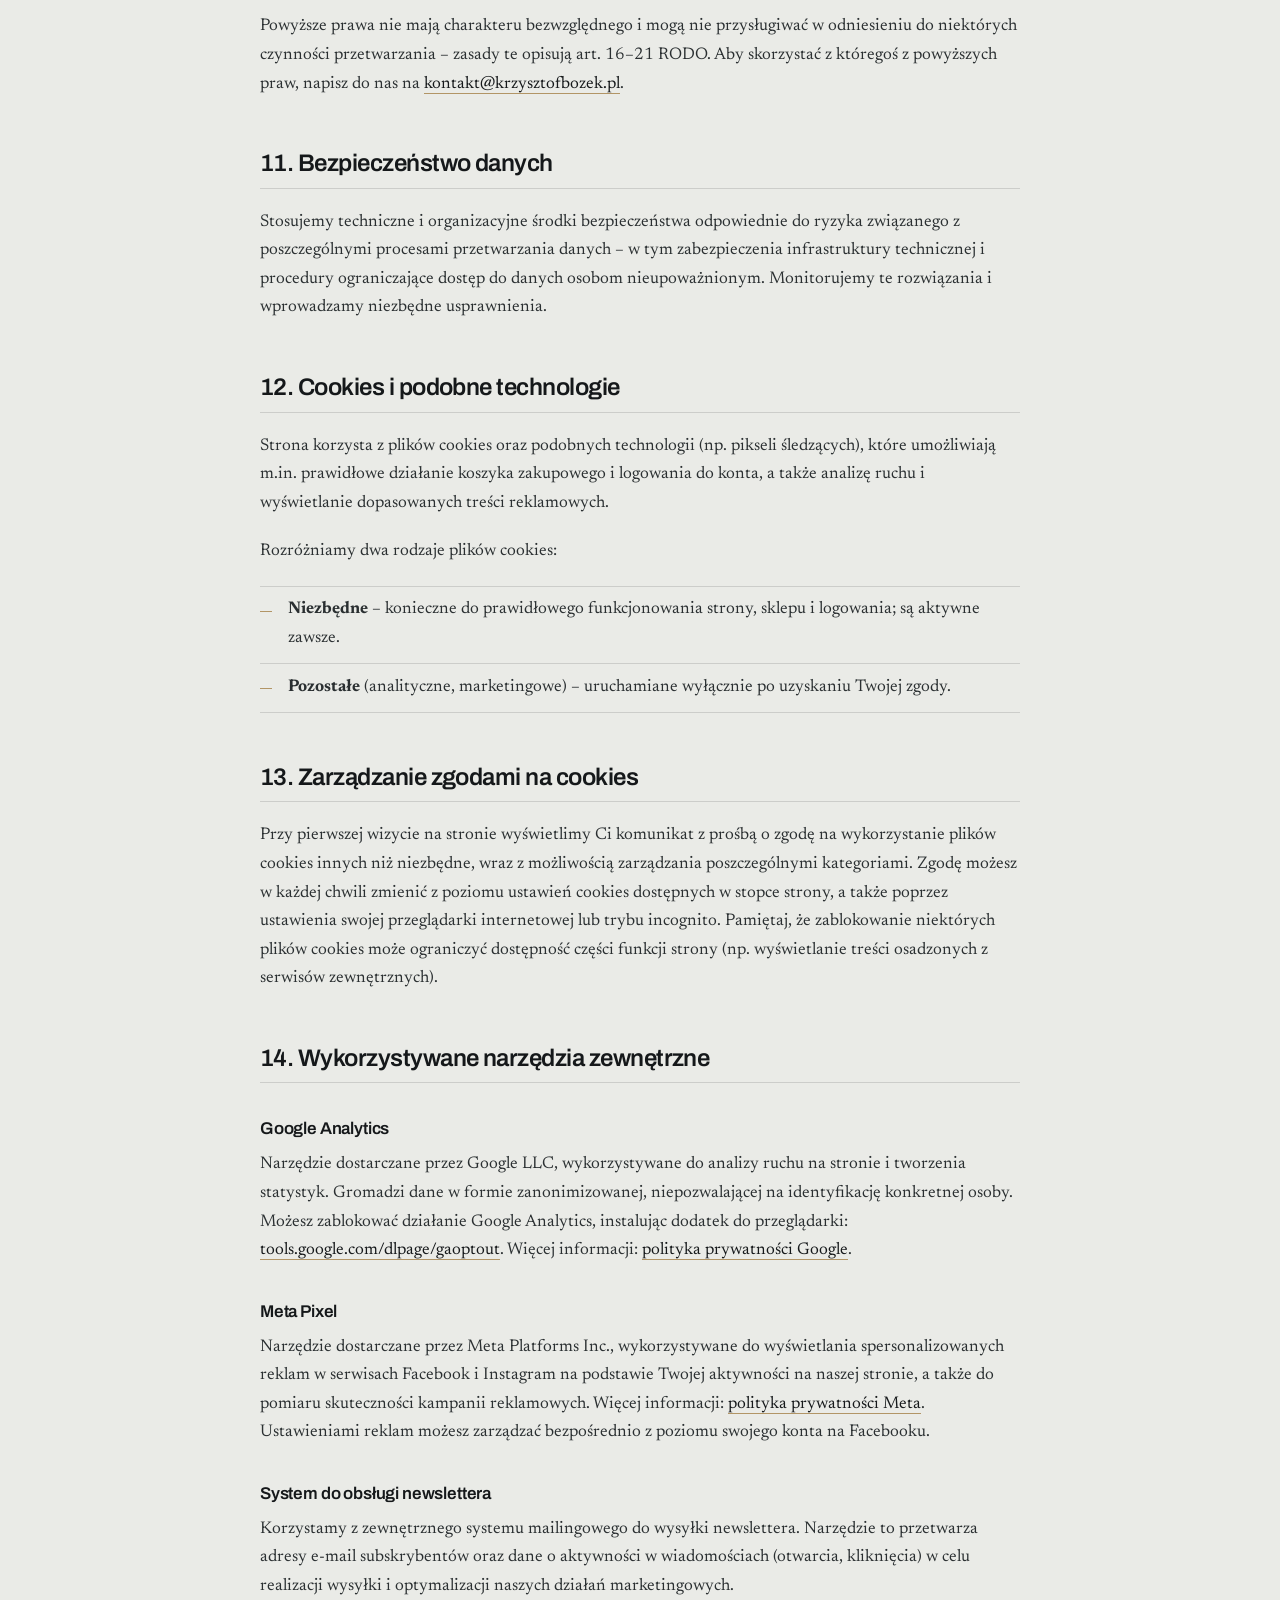
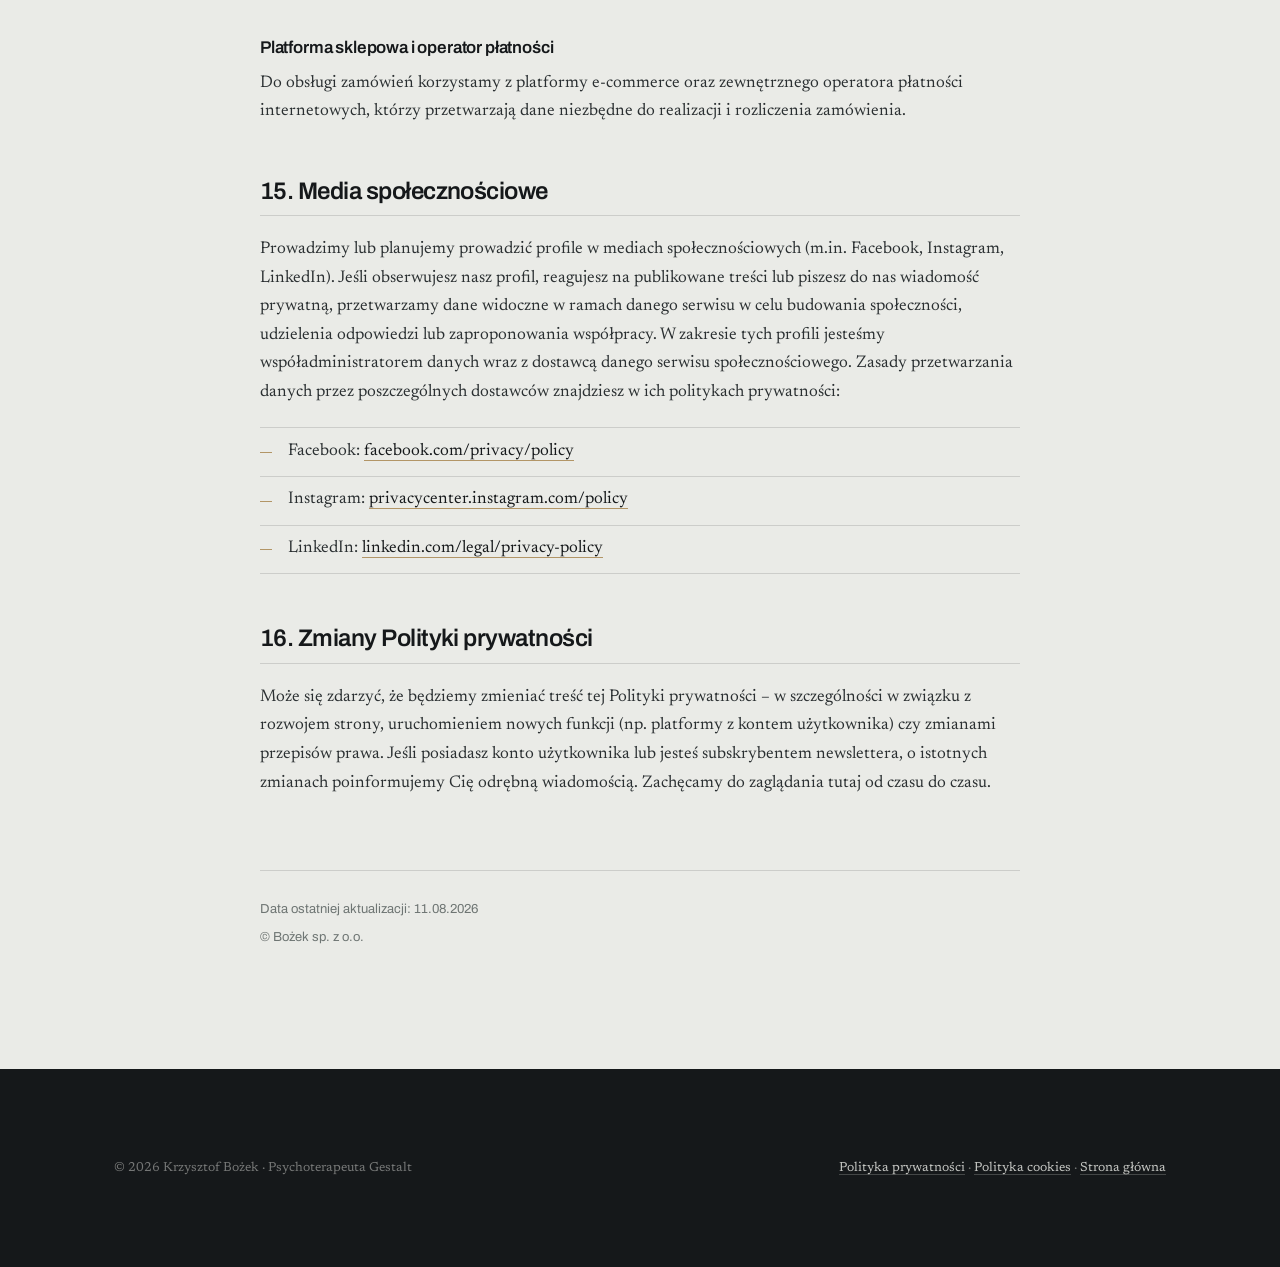
<file: prywatnosc.html>
<!DOCTYPE html>
<html lang="pl">
<head>
<meta charset="utf-8">
<meta name="viewport" content="width=device-width, initial-scale=1">
<title>Polityka prywatności — Krzysztof Bożek</title>
<meta name="description" content="Polityka prywatności strony krzysztofbozek.pl — jakie dane zbieramy, w jakim celu i jakie prawa Ci przysługują.">
<link rel="icon" href="favicon.svg" type="image/svg+xml">
<link rel="preconnect" href="https://fonts.googleapis.com">
<link rel="preconnect" href="https://fonts.gstatic.com" crossorigin>
<link href="https://fonts.googleapis.com/css2?family=Archivo:wght@400;500;600;700&family=Newsreader:ital,opsz,wght@0,6..72,300;0,6..72,400;1,6..72,300;1,6..72,400&display=swap" rel="stylesheet">
<link rel="stylesheet" href="style.css">
<style>
  .dok{ max-width:760px; margin-inline:auto }
  .dok h1{ font-size:clamp(2rem,4.6vw,3.25rem); margin-bottom:1.5rem }
  .dok h2{ font-size:var(--fs-h3); margin:3.25rem 0 1.25rem; padding-bottom:.7rem; border-bottom:1px solid var(--linia) }
  .dok h3{ font-size:1.0625rem; margin:2.25rem 0 .75rem }
  .dok ul{ list-style:none; margin:0 0 1.15em; padding:0 }
  .dok ul li{ padding:.6rem 0 .6rem 1.75rem; border-top:1px solid var(--linia); position:relative }
  .dok ul li:last-child{ border-bottom:1px solid var(--linia) }
  .dok ul li::before{ content:""; position:absolute; left:0; top:1.4em; width:12px; height:1px; background:var(--khaki) }
  .dok .toc{ background:var(--papier); padding:clamp(1.5rem,3vw,2rem); border-top:1px solid var(--linia); margin:2.5rem 0 0 }
  .dok .toc strong{ font-family:var(--ff-display); font-size:var(--fs-micro); font-weight:600; letter-spacing:.18em; text-transform:uppercase; color:var(--kamien); display:block; margin-bottom:1.1rem }
  .dok .toc ul li,.dok .toc ul li:last-child{ border:0; padding:.3rem 0 .3rem 1.75rem }
  .dok .box{ padding-block:clamp(1.75rem,3.5vw,2.25rem); border-bottom:1px solid var(--linia) }
  .dok .box:first-of-type{ border-top:1px solid var(--linia); margin-top:2.5rem }
  .dok .box h2{ margin:0 0 .85rem; padding:0; border:0 }
  .dok table{ border-collapse:collapse; width:100%; margin:1.5rem 0 }
  .dok th{ font-family:var(--ff-display); font-size:var(--fs-micro); font-weight:600; letter-spacing:.16em; text-transform:uppercase; color:var(--granit); background:var(--papier) }
  .dok th,.dok td{ border:1px solid var(--linia); padding:.7rem .9rem; text-align:left; font-size:15px }
  .dok a{ color:var(--granit); text-decoration:none; border-bottom:1px solid var(--khaki) }
  .dok a:hover{ border-bottom-color:var(--granit) }
  .dok .meta{ margin-top:clamp(3rem,6vw,4.5rem); padding-top:1.75rem; border-top:1px solid var(--linia); font-family:var(--ff-display); font-size:13px; color:var(--kamien) }
  .dok .meta p{ margin:0 0 .35rem }
  .dok .intro p:first-child{ font-size:var(--fs-lead); line-height:1.55 }
  .dok .btn{ margin:1.5rem 0 0 }
</style>
<!-- MailerLite Universal -->
<script>
  (function(w,d,e,u,f,l,n){w[f]=w[f]||function(){(w[f].q=w[f].q||[])
  .push(arguments);},l=d.createElement(e),l.async=1,l.src=u,
  n=d.getElementsByTagName(e)[0],n.parentNode.insertBefore(l,n);})
  (window,document,'script','https://assets.mailerlite.com/js/universal.js','ml');
  ml('account', '2570330');
</script>
<!-- End MailerLite Universal -->
<meta property="og:title" content="Polityka prywatności — Krzysztof Bożek">
<meta property="og:description" content="Polityka prywatności strony krzysztofbozek.pl — jakie dane zbieramy, w jakim celu i jakie prawa Ci przysługują.">
<meta property="og:image" content="https://krzysztofbozek.pl/img/og-krzysztof.jpg">
<meta property="og:image:width" content="1200">
<meta property="og:image:height" content="630">
<meta property="og:type" content="article">
<meta property="og:url" content="https://krzysztofbozek.pl/prywatnosc.html">
<meta name="twitter:card" content="summary_large_image">
</head>
<body>

<a class="pomin" href="#tresc">Przejdź do treści</a>

<header class="gora">
  <div class="kontener gora__in">
    <a class="znak" href="index.html"><span class="znak__imie">Krzysztof Bożek</span></a>
    <button class="burger" aria-expanded="false" aria-controls="menu">Menu</button>
    <nav class="menu" id="menu" aria-label="Główna">
      <a href="o-mnie.html">O mnie</a>
      <a href="index.html#zapis">Newsletter</a>
      <a href="index.html#blog">Blog</a>
      <a href="index.html#kontakt">Kontakt</a>
      <a class="btn" href="index.html#zapis">Zapisz się</a>
    </nav>
  </div>
</header>

<main id="tresc" class="sekcja">
  <div class="kontener">
    <div class="dok">
<h1>Polityka prywatności</h1>

<div class="intro">
<p>Niniejszy dokument opisuje, w jaki sposób przetwarzamy dane osobowe osób korzystających ze strony internetowej krzysztofbozek.pl oraz naszego sklepu internetowego, a także w jaki sposób wykorzystujemy pliki cookies i podobne technologie.</p>

<p>Znajdziesz tu informacje o tym, jakie dane zbieramy, w jakim celu i na jakiej podstawie prawnej je przetwarzamy, komu je udostępniamy oraz jakie prawa Ci przysługują. Jeśli po lekturze będziesz mieć pytania, napisz do nas na adres <a href="mailto:kontakt@krzysztofbozek.pl">kontakt@krzysztofbozek.pl</a>.</p>
</div>

<div class="toc">
<strong>Spis treści</strong>
<ul>
<li><a href="#1">1. Administrator danych</a></li>
<li><a href="#2">2. Kontakt w sprawach ochrony danych</a></li>
<li><a href="#3">3. Cele i podstawy przetwarzania danych</a></li>
<li><a href="#4">4. Jakie dane przetwarzamy</a></li>
<li><a href="#5">5. Skąd pochodzą Twoje dane</a></li>
<li><a href="#6">6. Okres przechowywania danych</a></li>
<li><a href="#7">7. Komu udostępniamy dane</a></li>
<li><a href="#8">8. Przekazywanie danych poza EOG</a></li>
<li><a href="#9">9. Profilowanie i zautomatyzowane decyzje</a></li>
<li><a href="#10">10. Twoje prawa</a></li>
<li><a href="#11">11. Bezpieczeństwo danych</a></li>
<li><a href="#12">12. Cookies i podobne technologie</a></li>
<li><a href="#13">13. Zarządzanie zgodami na cookies</a></li>
<li><a href="#14">14. Wykorzystywane narzędzia zewnętrzne</a></li>
<li><a href="#15">15. Media społecznościowe</a></li>
<li><a href="#16">16. Zmiany Polityki prywatności</a></li>
</ul>
</div>

<h2 id="1">1. Administrator danych</h2>
<p>Administratorem danych osobowych przetwarzanych w związku z funkcjonowaniem strony krzysztofbozek.pl jest:</p>
<p><strong>Bożek sp. z o.o.</strong><br>
Plac gen. Józefa Hallera 5/14A<br>
03-464 Warszawa<br>
NIP: 701 079 75 29<br>
KRS: 0000961795<br>
REGON: 369294850</p>
<p>W dalszej części dokumentu, posługując się słowami „my", „nas", „nasze", mamy na myśli powyższy podmiot.</p>

<h2 id="2">2. Kontakt w sprawach ochrony danych</h2>
<p>Nie powołaliśmy inspektora ochrony danych, ponieważ przepisy nas do tego nie zobowiązują. Wszelkie pytania, wnioski i uwagi dotyczące przetwarzania danych osobowych możesz kierować bezpośrednio na adres: <a href="mailto:kontakt@krzysztofbozek.pl">kontakt@krzysztofbozek.pl</a>.</p>

<h2 id="3">3. Cele i podstawy przetwarzania danych</h2>
<p>Przetwarzamy Twoje dane w różnych celach związanych z prowadzeniem strony, sklepu internetowego oraz planowanej platformy z kontem użytkownika. Poniżej znajdziesz ich pełną listę wraz z podstawami prawnymi wynikającymi z RODO.</p>

<table>
<tr><th>Cel przetwarzania</th><th>Podstawa prawna</th></tr>
<tr><td>Założenie i obsługa konta użytkownika na platformie</td><td>art. 6 ust. 1 lit. b RODO</td></tr>
<tr><td>Realizacja zamówień w sklepie internetowym</td><td>art. 6 ust. 1 lit. b i f RODO</td></tr>
<tr><td>Obsługa porzuconych koszyków / niedokończonych zamówień</td><td>art. 6 ust. 1 lit. b i f RODO</td></tr>
<tr><td>Obsługa reklamacji i odstąpień od umowy</td><td>art. 6 ust. 1 lit. c i b RODO</td></tr>
<tr><td>Wysyłka newslettera</td><td>art. 6 ust. 1 lit. a i f RODO</td></tr>
<tr><td>Kontakt i obsługa korespondencji</td><td>art. 6 ust. 1 lit. f RODO</td></tr>
<tr><td>Rozliczenia podatkowe i księgowe</td><td>art. 6 ust. 1 lit. c RODO</td></tr>
<tr><td>Archiwizacja dokumentacji</td><td>art. 6 ust. 1 lit. f RODO</td></tr>
<tr><td>Ustalenie, dochodzenie i obrona roszczeń</td><td>art. 6 ust. 1 lit. f RODO</td></tr>
<tr><td>Tworzenie grup odbiorców reklam (Meta Pixel)</td><td>art. 6 ust. 1 lit. f RODO</td></tr>
<tr><td>Prowadzenie profili w mediach społecznościowych</td><td>art. 6 ust. 1 lit. f RODO</td></tr>
<tr><td>Analiza ruchu i statystyki (Google Analytics)</td><td>art. 6 ust. 1 lit. f RODO</td></tr>
<tr><td>Marketing własnych produktów i usług</td><td>art. 6 ust. 1 lit. f RODO</td></tr>
<tr><td>Realizacja obowiązków wynikających z RODO</td><td>art. 6 ust. 1 lit. c i f RODO</td></tr>
</table>

<h3>Konto użytkownika na platformie</h3>
<p>Planujemy udostępnić platformę wymagającą rejestracji konta. Założenie konta będzie wymagać podania danych określonych w formularzu rejestracyjnym – będą one wykorzystywane do świadczenia usługi konta, w tym zapewnienia dostępu do wykupionych treści lub funkcji. System rejestracyjny automatycznie zapisuje numer IP użyty podczas zakładania konta. Po usunięciu konta dane trafiają do archiwum na wypadek ewentualnych roszczeń związanych ze świadczoną usługą.</p>

<h3>Zamówienia w sklepie internetowym</h3>
<p>Składając zamówienie, podajesz dane niezbędne do jego realizacji, wskazane w formularzu zamówienia – ich podanie jest warunkiem koniecznym do sfinalizowania zakupu. Zapisujemy również numer IP użyty podczas zakupów oraz szczegóły zamówienia: datę i godzinę złożenia, numer identyfikacyjny, przedmiot zamówienia, cenę, sposób i termin płatności. Dane te przetwarzamy w celu zawarcia i wykonania umowy, a po jej realizacji – w celach archiwalnych, rozliczeniowych i na wypadek roszczeń.</p>

<h3>Niedokończone zamówienia</h3>
<p>Jeżeli rozpoczniesz zakupy, ale ich nie sfinalizujesz, możemy podjąć próbę kontaktu w celu pomocy w dokończeniu transakcji. W tym celu przetwarzamy dane podane na wcześniejszym etapie zakupów (np. imię, adres e-mail) oraz informacje o zawartości koszyka.</p>

<h3>Reklamacje i odstąpienie od umowy</h3>
<p>Jeśli złożysz reklamację lub odstąpisz od umowy, przetwarzamy dane zawarte w treści Twojego zgłoszenia w celu jego rozpatrzenia. Po zakończeniu sprawy dane trafiają do archiwum oraz dokumentacji księgowej, zgodnie z obowiązującymi przepisami.</p>

<h3>Newsletter</h3>
<p>Zapis do newslettera wymaga podania danych określonych w formularzu zapisu (co do zasady adresu e-mail). Nasz system mailingowy zapisuje numer IP użyty podczas zapisu, przybliżoną lokalizację oraz rodzaj przeglądarki, a także śledzi, które wiadomości otworzyłeś i w jakie linki kliknąłeś – dzięki temu możemy lepiej dopasować treść wysyłanych informacji. Podstawą przetwarzania jest Twoja zgoda oraz nasz uzasadniony interes w postaci prowadzenia działań marketingowych. Możesz zrezygnować z subskrypcji w dowolnym momencie, klikając link w stopce wiadomości lub kontaktując się z nami – dane po rezygnacji trafiają do archiwum na potrzeby wykazania, że działaliśmy zgodnie z prawem.</p>

<h3>Kontakt i korespondencja</h3>
<p>Pisząc do nas e-mailem, przez formularz kontaktowy lub inny kanał komunikacji, przekazujesz dane zawarte w treści wiadomości. Przetwarzamy je wyłącznie w celu prowadzenia z Tobą korespondencji.</p>

<h3>Obowiązki podatkowe i księgowe</h3>
<p>Prowadząc sprzedaż, jesteśmy zobowiązani do wystawiania faktur i prowadzenia dokumentacji księgowej. Wymaga to przetwarzania danych takich jak imię i nazwisko, nazwa firmy, adres oraz NIP.</p>

<h3>Archiwizacja oraz roszczenia</h3>
<p>Dla bezpieczeństwa i porządku wewnętrznego przechowujemy dokumentację związaną z naszymi relacjami z klientami. Jesteśmy też uprawnieni do zachowania danych na wypadek konieczności ustalenia, dochodzenia lub obrony roszczeń.</p>

<h3>Meta Pixel i grupy odbiorców reklam</h3>
<p>Twój adres e-mail znajdujący się w naszej bazie może zostać wykorzystany do stworzenia niestandardowych grup odbiorców w systemie reklamowym Meta (Facebook, Instagram). Adres e-mail jest przed wysłaniem szyfrowany (hashowany) i służy wyłącznie dopasowaniu użytkownika do jego konta społecznościowego – system Meta nie udostępnia go osobom trzecim. Dodatkowo na stronie działa Meta Pixel, który zbiera informacje o Twojej aktywności i pozwala nam kierować i mierzyć skuteczność reklam.</p>

<h3>Analiza i statystyka</h3>
<p>Korzystamy z Google Analytics, aby rozumieć, jak odwiedzający korzystają ze strony, i na tej podstawie ją ulepszać. W ramach tego narzędzia mamy dostęp wyłącznie do danych zbiorczych, których nie da się przypisać do konkretnej osoby.</p>

<h3>Realizacja obowiązków związanych z ochroną danych</h3>
<p>Jako administrator jesteśmy zobowiązani do przestrzegania RODO, co obejmuje m.in. obsługę Twoich wniosków dotyczących własnych danych (np. o dostęp do nich lub ich usunięcie).</p>

<h2 id="4">4. Jakie dane przetwarzamy</h2>
<p>W zależności od tego, z jakich funkcji strony korzystasz, możemy przetwarzać następujące kategorie danych:</p>
<ul>
<li>imię i nazwisko,</li>
<li>adres e-mail,</li>
<li>numer telefonu,</li>
<li>adres IP,</li>
<li>adres dostawy / adres do faktury,</li>
<li>dane firmowe (nazwa, NIP) – przy zakupach na fakturę,</li>
<li>numer rachunku bankowego – przy zwrotach płatności,</li>
<li>dane konta użytkownika platformy,</li>
<li>historia zamówień,</li>
<li>treść korespondencji,</li>
<li>dane zbierane przez pliki cookies i podobne technologie (dane zanonimizowane / statystyczne).</li>
</ul>

<h2 id="5">5. Skąd pochodzą Twoje dane</h2>
<p>Najczęściej przekazujesz nam je samodzielnie – zakładając konto, składając zamówienie, zapisując się do newslettera, kontaktując się z nami lub korzystając z funkcji dostępnych na stronie czy w naszych profilach społecznościowych. Część danych jest zbierana automatycznie przez wykorzystywane przez nas narzędzia (opisane w punkcie 14).</p>

<h2 id="6">6. Okres przechowywania danych</h2>
<ul>
<li><strong>Konto użytkownika:</strong> do czasu jego usunięcia.</li>
<li><strong>Zamówienia:</strong> do czasu wykonania umowy, a następnie w archiwum i dokumentacji księgowej przez okres wymagany przepisami.</li>
<li><strong>Niedokończone zamówienia:</strong> do 6 miesięcy od rozpoczęcia transakcji.</li>
<li><strong>Reklamacje i odstąpienia:</strong> do zakończenia sprawy, a następnie w archiwum.</li>
<li><strong>Newsletter:</strong> do rezygnacji z subskrypcji.</li>
<li><strong>Obowiązki podatkowo-księgowe:</strong> zgodnie z okresami wskazanymi w przepisach prawa.</li>
<li><strong>Roszczenia:</strong> do czasu ich przedawnienia.</li>
<li><strong>Grupy odbiorców reklam (Pixel):</strong> do utraty przydatności danych lub wniesienia sprzeciwu.</li>
<li><strong>Analiza i statystyka, marketing własny:</strong> do utraty przydatności danych lub wniesienia sprzeciwu.</li>
<li><strong>Media społecznościowe:</strong> przez czas dostępności danych w danym serwisie.</li>
</ul>

<h2 id="7">7. Komu udostępniamy dane</h2>
<p>Do prowadzenia sklepu i platformy korzystamy z usług podmiotów zewnętrznych, którym możemy powierzać przetwarzanie danych, m.in.:</p>
<ul>
<li>firma hostingowa – w zakresie przechowywania danych na serwerze,</li>
<li>dostawca platformy sklepowej / systemu obsługi zamówień,</li>
<li>operator płatności internetowych,</li>
<li>dostawca systemu do wysyłki newslettera,</li>
<li>dostawca systemu fakturowania,</li>
<li>biuro rachunkowe,</li>
<li>dostawcy narzędzi analitycznych i marketingowych (Google, Meta),</li>
<li>firmy świadczące obsługę techniczną i informatyczną strony.</li>
</ul>
<p>W razie potrzeby dane mogą zostać udostępnione radcy prawnemu lub adwokatowi, a także urzędom skarbowym oraz innym instytucjom uprawnionym do ich uzyskania na podstawie przepisów prawa (np. sądom, organom ścigania).</p>

<h2 id="8">8. Przekazywanie danych poza EOG</h2>
<p>W związku z korzystaniem z narzędzi takich jak Google Analytics czy Meta Pixel, część danych może być przekazywana do państw trzecich, w szczególności do USA. Dostawcy tych usług zapewniają odpowiedni poziom ochrony danych poprzez mechanizmy zgodności przewidziane przepisami RODO, w tym standardowe klauzule umowne.</p>

<h2 id="9">9. Profilowanie i zautomatyzowane decyzje</h2>
<p>Nie podejmujemy decyzji opierających się wyłącznie na zautomatyzowanym przetwarzaniu (w tym profilowaniu), które wywoływałyby wobec Ciebie skutki prawne lub w podobny sposób istotnie na Ciebie wpływały. Korzystamy natomiast z narzędzi, które na podstawie Twojej aktywności na stronie mogą wyświetlać Ci spersonalizowane reklamy (tzw. reklama behawioralna). Więcej informacji na ten temat oraz możliwość zarządzania ustawieniami znajdziesz na stronie <a href="https://www.youronlinechoices.com/pl/" target="_blank" rel="noopener">youronlinechoices.com</a>.</p>

<h2 id="10">10. Twoje prawa</h2>
<p>Zgodnie z RODO przysługują Ci następujące prawa:</p>
<ul>
<li>dostępu do swoich danych i otrzymania ich kopii,</li>
<li>sprostowania (poprawienia) danych,</li>
<li>usunięcia danych,</li>
<li>ograniczenia przetwarzania,</li>
<li>wniesienia sprzeciwu wobec przetwarzania opartego na naszym uzasadnionym interesie,</li>
<li>przenoszenia danych,</li>
<li>cofnięcia zgody w dowolnym momencie, bez wpływu na zgodność z prawem przetwarzania dokonanego przed jej cofnięciem,</li>
<li>wniesienia skargi do Prezesa Urzędu Ochrony Danych Osobowych.</li>
</ul>
<p>Powyższe prawa nie mają charakteru bezwzględnego i mogą nie przysługiwać w odniesieniu do niektórych czynności przetwarzania – zasady te opisują art. 16–21 RODO. Aby skorzystać z któregoś z powyższych praw, napisz do nas na <a href="mailto:kontakt@krzysztofbozek.pl">kontakt@krzysztofbozek.pl</a>.</p>

<h2 id="11">11. Bezpieczeństwo danych</h2>
<p>Stosujemy techniczne i organizacyjne środki bezpieczeństwa odpowiednie do ryzyka związanego z poszczególnymi procesami przetwarzania danych – w tym zabezpieczenia infrastruktury technicznej i procedury ograniczające dostęp do danych osobom nieupoważnionym. Monitorujemy te rozwiązania i wprowadzamy niezbędne usprawnienia.</p>

<h2 id="12">12. Cookies i podobne technologie</h2>
<p>Strona korzysta z plików cookies oraz podobnych technologii (np. pikseli śledzących), które umożliwiają m.in. prawidłowe działanie koszyka zakupowego i logowania do konta, a także analizę ruchu i wyświetlanie dopasowanych treści reklamowych.</p>
<p>Rozróżniamy dwa rodzaje plików cookies:</p>
<ul>
<li><strong>Niezbędne</strong> – konieczne do prawidłowego funkcjonowania strony, sklepu i logowania; są aktywne zawsze.</li>
<li><strong>Pozostałe</strong> (analityczne, marketingowe) – uruchamiane wyłącznie po uzyskaniu Twojej zgody.</li>
</ul>

<h2 id="13">13. Zarządzanie zgodami na cookies</h2>
<p>Przy pierwszej wizycie na stronie wyświetlimy Ci komunikat z prośbą o zgodę na wykorzystanie plików cookies innych niż niezbędne, wraz z możliwością zarządzania poszczególnymi kategoriami. Zgodę możesz w każdej chwili zmienić z poziomu ustawień cookies dostępnych w stopce strony, a także poprzez ustawienia swojej przeglądarki internetowej lub trybu incognito. Pamiętaj, że zablokowanie niektórych plików cookies może ograniczyć dostępność części funkcji strony (np. wyświetlanie treści osadzonych z serwisów zewnętrznych).</p>

<h2 id="14">14. Wykorzystywane narzędzia zewnętrzne</h2>

<h3>Google Analytics</h3>
<p>Narzędzie dostarczane przez Google LLC, wykorzystywane do analizy ruchu na stronie i tworzenia statystyk. Gromadzi dane w formie zanonimizowanej, niepozwalającej na identyfikację konkretnej osoby. Możesz zablokować działanie Google Analytics, instalując dodatek do przeglądarki: <a href="https://tools.google.com/dlpage/gaoptout" target="_blank" rel="noopener">tools.google.com/dlpage/gaoptout</a>. Więcej informacji: <a href="https://policies.google.com/privacy?hl=pl" target="_blank" rel="noopener">polityka prywatności Google</a>.</p>

<h3>Meta Pixel</h3>
<p>Narzędzie dostarczane przez Meta Platforms Inc., wykorzystywane do wyświetlania spersonalizowanych reklam w serwisach Facebook i Instagram na podstawie Twojej aktywności na naszej stronie, a także do pomiaru skuteczności kampanii reklamowych. Więcej informacji: <a href="https://www.facebook.com/privacy/policy/" target="_blank" rel="noopener">polityka prywatności Meta</a>. Ustawieniami reklam możesz zarządzać bezpośrednio z poziomu swojego konta na Facebooku.</p>

<h3>System do obsługi newslettera</h3>
<p>Korzystamy z zewnętrznego systemu mailingowego do wysyłki newslettera. Narzędzie to przetwarza adresy e-mail subskrybentów oraz dane o aktywności w wiadomościach (otwarcia, kliknięcia) w celu realizacji wysyłki i optymalizacji naszych działań marketingowych.</p>

<h3>Platforma sklepowa i operator płatności</h3>
<p>Do obsługi zamówień korzystamy z platformy e-commerce oraz zewnętrznego operatora płatności internetowych, którzy przetwarzają dane niezbędne do realizacji i rozliczenia zamówienia.</p>

<h2 id="15">15. Media społecznościowe</h2>
<p>Prowadzimy lub planujemy prowadzić profile w mediach społecznościowych (m.in. Facebook, Instagram, LinkedIn). Jeśli obserwujesz nasz profil, reagujesz na publikowane treści lub piszesz do nas wiadomość prywatną, przetwarzamy dane widoczne w ramach danego serwisu w celu budowania społeczności, udzielenia odpowiedzi lub zaproponowania współpracy. W zakresie tych profili jesteśmy współadministratorem danych wraz z dostawcą danego serwisu społecznościowego. Zasady przetwarzania danych przez poszczególnych dostawców znajdziesz w ich politykach prywatności:</p>
<ul>
<li>Facebook: <a href="https://www.facebook.com/privacy/policy/" target="_blank" rel="noopener">facebook.com/privacy/policy</a></li>
<li>Instagram: <a href="https://privacycenter.instagram.com/policy/" target="_blank" rel="noopener">privacycenter.instagram.com/policy</a></li>
<li>LinkedIn: <a href="https://pl.linkedin.com/legal/privacy-policy" target="_blank" rel="noopener">linkedin.com/legal/privacy-policy</a></li>
</ul>

<h2 id="16">16. Zmiany Polityki prywatności</h2>
<p>Może się zdarzyć, że będziemy zmieniać treść tej Polityki prywatności – w szczególności w związku z rozwojem strony, uruchomieniem nowych funkcji (np. platformy z kontem użytkownika) czy zmianami przepisów prawa. Jeśli posiadasz konto użytkownika lub jesteś subskrybentem newslettera, o istotnych zmianach poinformujemy Cię odrębną wiadomością. Zachęcamy do zaglądania tutaj od czasu do czasu.</p>

<div class="meta">
<p>Data ostatniej aktualizacji: 11.08.2026</p>
<p>&copy; Bożek sp. z o.o.</p>
</div>
    </div>
  </div>
</main>

<footer class="stopka">
  <div class="kontener">
    <div class="stopka__dol" style="margin-top:0; border-top:0; padding-top:0">
      <span>© <span id="rok">2026</span> Krzysztof Bożek · Psychoterapeuta Gestalt</span>
      <span><a href="prywatnosc.html">Polityka prywatności</a> · <a href="cookies.html">Polityka cookies</a> · <a href="index.html">Strona główna</a></span>
    </div>
  </div>
</footer>

<script src="script.js"></script>
<script>document.getElementById("rok").textContent = new Date().getFullYear();</script>
</body>
</html>
</file>
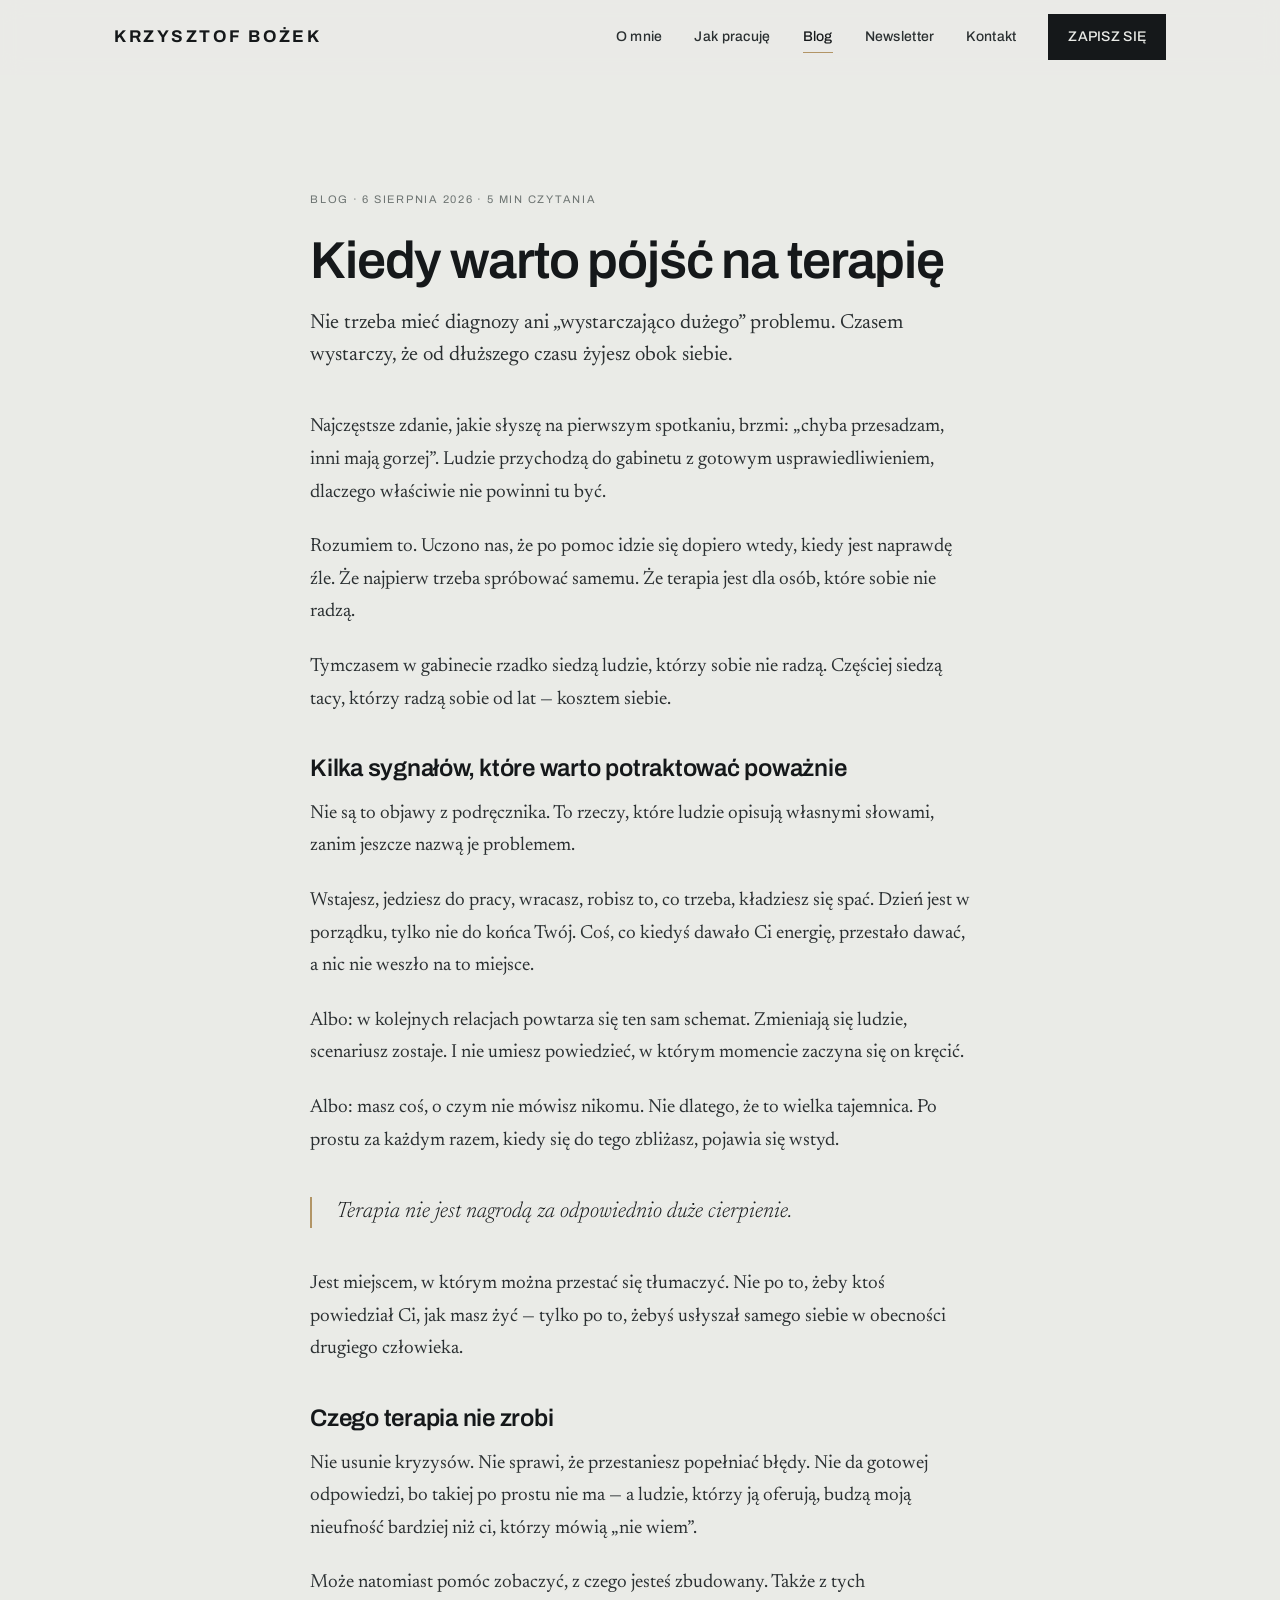
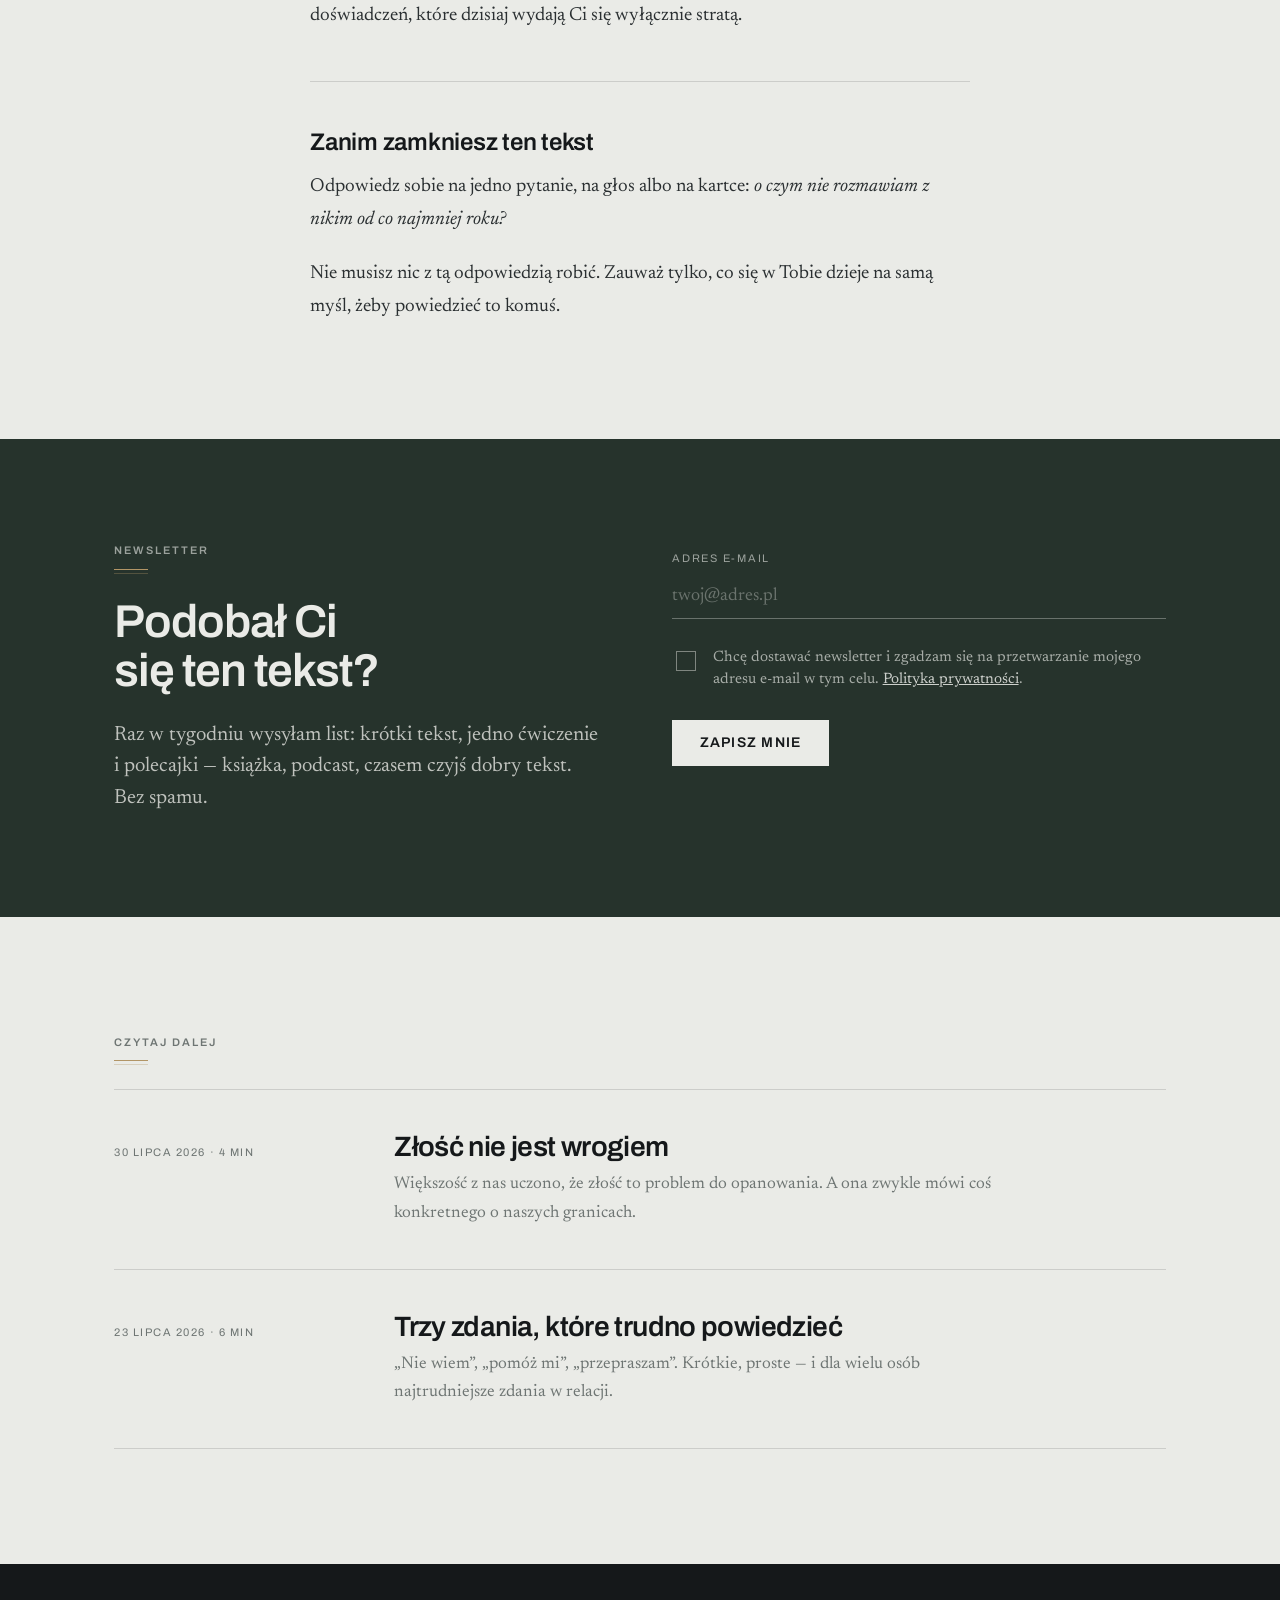
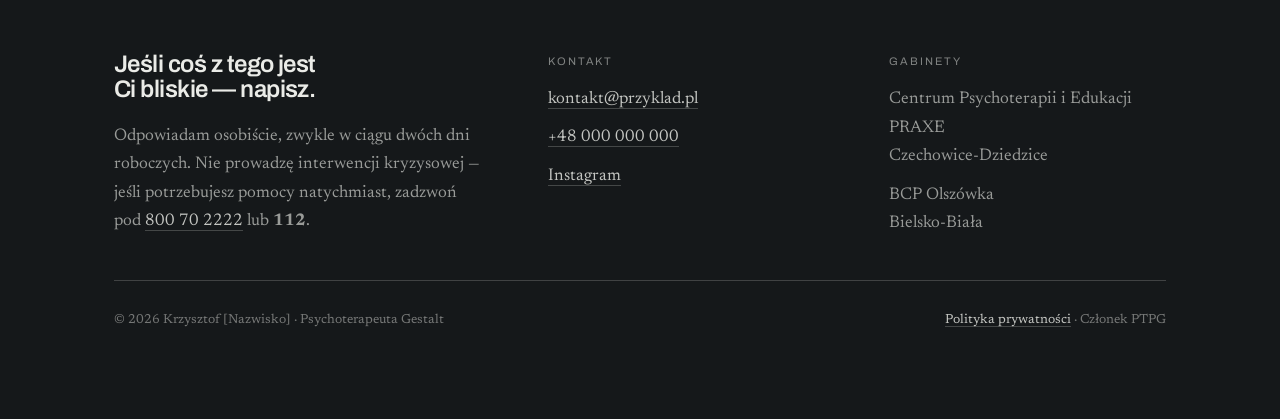
<file: wpis-przyklad.html>
<!DOCTYPE html>
<html lang="pl">
<head>
<meta charset="utf-8">
<meta name="viewport" content="width=device-width, initial-scale=1">
<title>Kiedy warto pójść na terapię — Krzysztof</title>
<meta name="description" content="Nie trzeba mieć diagnozy ani wystarczająco dużego problemu. Czasem wystarczy, że od dłuższego czasu żyjesz obok siebie.">
<meta property="og:type" content="article">
<meta property="og:title" content="Kiedy warto pójść na terapię">
<meta property="og:image" content="img/krzysztof-szeroki.jpg">
<link rel="icon" href="favicon.svg" type="image/svg+xml">
<link rel="preconnect" href="https://fonts.googleapis.com">
<link rel="preconnect" href="https://fonts.gstatic.com" crossorigin>
<link href="https://fonts.googleapis.com/css2?family=Archivo:wght@400;500;600;700&family=Newsreader:ital,opsz,wght@0,6..72,300;0,6..72,400;1,6..72,300;1,6..72,400&display=swap" rel="stylesheet">
<link rel="stylesheet" href="style.css">
</head>
<body>

<!-- ================================================================
     SZABLON WPISU — treść poniżej jest przykładowa (nie Twoja).
     Podmień: <title>, opis, datę, tytuł, lead i akapity.
     ================================================================ -->

<a class="pomin" href="#tresc">Przejdź do treści</a>

<header class="gora">
  <div class="kontener gora__in">
    <a class="znak" href="index.html">
      <span class="znak__imie">Krzysztof Bożek</span>
    </a>
    <button class="burger" aria-expanded="false" aria-controls="menu">Menu</button>
    <nav class="menu" id="menu" aria-label="Główna">
      <a href="o-mnie.html">O mnie</a>
      <a href="index.html#praca">Jak pracuję</a>
      <a href="blog.html" aria-current="page">Blog</a>
      <a href="newsletter.html">Newsletter</a>
      <a href="index.html#kontakt">Kontakt</a>
      <a class="btn" href="newsletter.html#zapis">Zapisz się</a>
    </nav>
  </div>
</header>

<main id="tresc">

  <article class="sekcja">
    <div class="kontener">
      <div class="artykul">
        <p class="artykul__meta">
          <a href="blog.html" style="color:inherit; text-decoration:none">Blog</a> ·
          <time datetime="2026-08-06">6 sierpnia 2026</time> · 5 min czytania
        </p>
        <h1>Kiedy warto pójść na terapię</h1>
        <p class="lead" style="margin-bottom:2.5rem">
          Nie trzeba mieć diagnozy ani „wystarczająco dużego” problemu.
          Czasem wystarczy, że od dłuższego czasu żyjesz obok siebie.
        </p>
      </div>

      <div class="artykul artykul__tresc">
        <p>
          Najczęstsze zdanie, jakie słyszę na pierwszym spotkaniu, brzmi: „chyba przesadzam,
          inni mają gorzej”. Ludzie przychodzą do gabinetu z gotowym usprawiedliwieniem,
          dlaczego właściwie nie powinni tu być.
        </p>

        <p>
          Rozumiem to. Uczono nas, że po pomoc idzie się dopiero wtedy, kiedy jest naprawdę źle.
          Że najpierw trzeba spróbować samemu. Że terapia jest dla osób, które sobie nie radzą.
        </p>

        <p>
          Tymczasem w gabinecie rzadko siedzą ludzie, którzy sobie nie radzą. Częściej siedzą tacy,
          którzy radzą sobie od lat — kosztem siebie.
        </p>

        <h2>Kilka sygnałów, które warto potraktować poważnie</h2>

        <p>
          Nie są to objawy z podręcznika. To rzeczy, które ludzie opisują własnymi słowami,
          zanim jeszcze nazwą je problemem.
        </p>

        <p>
          Wstajesz, jedziesz do pracy, wracasz, robisz to, co trzeba, kładziesz się spać.
          Dzień jest w porządku, tylko nie do końca Twój. Coś, co kiedyś dawało Ci energię,
          przestało dawać, a nic nie weszło na to miejsce.
        </p>

        <p>
          Albo: w kolejnych relacjach powtarza się ten sam schemat. Zmieniają się ludzie,
          scenariusz zostaje. I nie umiesz powiedzieć, w którym momencie zaczyna się on kręcić.
        </p>

        <p>
          Albo: masz coś, o czym nie mówisz nikomu. Nie dlatego, że to wielka tajemnica.
          Po prostu za każdym razem, kiedy się do tego zbliżasz, pojawia się wstyd.
        </p>

        <blockquote>
          Terapia nie jest nagrodą za odpowiednio duże cierpienie.
        </blockquote>

        <p>
          Jest miejscem, w którym można przestać się tłumaczyć. Nie po to, żeby ktoś powiedział Ci,
          jak masz żyć — tylko po to, żebyś usłyszał samego siebie w obecności drugiego człowieka.
        </p>

        <h2>Czego terapia nie zrobi</h2>

        <p>
          Nie usunie kryzysów. Nie sprawi, że przestaniesz popełniać błędy. Nie da gotowej
          odpowiedzi, bo takiej po prostu nie ma — a ludzie, którzy ją oferują, budzą moją
          nieufność bardziej niż ci, którzy mówią „nie wiem”.
        </p>

        <p>
          Może natomiast pomóc zobaczyć, z czego jesteś zbudowany. Także z tych doświadczeń,
          które dzisiaj wydają Ci się wyłącznie stratą.
        </p>

        <hr>

        <h2>Zanim zamkniesz ten tekst</h2>

        <p>
          Odpowiedz sobie na jedno pytanie, na głos albo na kartce:
          <em>o czym nie rozmawiam z nikim od co najmniej roku?</em>
        </p>

        <p>
          Nie musisz nic z tą odpowiedzią robić. Zauważ tylko, co się w Tobie dzieje na samą myśl,
          żeby powiedzieć to komuś.
        </p>
      </div>
    </div>
  </article>

  <section class="newsletter ciemno" id="zapis">
    <div class="kontener newsletter__grid">
      <div>
        <span class="etykieta">Newsletter</span>
        <h2>Podobał Ci się ten tekst?</h2>
        <p class="lead" style="margin-top:1.5rem; max-width:44ch">
          Raz w tygodniu wysyłam list: krótki tekst, jedno ćwiczenie i polecajki —
          książka, podcast, czasem czyjś dobry tekst. Bez spamu.
        </p>
      </div>
      <div>
        <form class="formularz" data-newsletter novalidate>
          <div class="pole">
            <label for="email">Adres e-mail</label>
            <input type="email" id="email" name="email" autocomplete="email" required placeholder="twoj@adres.pl">
          </div>
          <label class="zgoda" for="zgoda">
            <input type="checkbox" id="zgoda" name="zgoda" required>
            <span>
              Chcę dostawać newsletter i zgadzam się na przetwarzanie mojego adresu e-mail
              w tym celu. <a href="prywatnosc.html">Polityka prywatności</a>.
            </span>
          </label>
          <button class="btn btn--jasny" type="submit">Zapisz mnie</button>
          <p class="komunikat" role="status" aria-live="polite"></p>
        </form>
      </div>
    </div>
  </section>

  <section class="sekcja">
    <div class="kontener">
      <span class="etykieta">Czytaj dalej</span>
      <ul class="wpisy">
        <li class="wpis">
          <span class="wpis__meta"><time datetime="2026-07-30">30 lipca 2026</time> · 4 min</span>
          <div>
            <h3><a href="wpis-przyklad.html">Złość nie jest wrogiem</a></h3>
            <p>Większość z nas uczono, że złość to problem do opanowania. A ona zwykle mówi coś konkretnego o naszych granicach.</p>
          </div>
        </li>
        <li class="wpis">
          <span class="wpis__meta"><time datetime="2026-07-23">23 lipca 2026</time> · 6 min</span>
          <div>
            <h3><a href="wpis-przyklad.html">Trzy zdania, które trudno powiedzieć</a></h3>
            <p>„Nie wiem”, „pomóż mi”, „przepraszam”. Krótkie, proste — i dla wielu osób najtrudniejsze zdania w relacji.</p>
          </div>
        </li>
      </ul>
    </div>
  </section>

  <footer class="stopka">
    <div class="kontener">
      <div class="stopka__grid">
        <div>
          <h2 style="max-width:18ch; font-size:var(--fs-h3)">Jeśli coś z tego jest Ci bliskie — napisz.</h2>
          <p style="margin-top:1.25rem; max-width:38ch">
            Odpowiadam osobiście, zwykle w ciągu dwóch dni roboczych.
            Nie prowadzę interwencji kryzysowej — jeśli potrzebujesz pomocy natychmiast,
            zadzwoń pod <a href="tel:800702222">800 70 2222</a> lub <strong>112</strong>.
          </p>
        </div>
        <div>
          <p class="stopka__tytul">Kontakt</p>
          <ul>
            <li><a href="mailto:kontakt@przyklad.pl">kontakt@przyklad.pl</a></li>
            <li><a href="tel:+48000000000">+48 000 000 000</a></li>
            <li><a href="#">Instagram</a></li>
          </ul>
        </div>
        <div>
          <p class="stopka__tytul">Gabinety</p>
          <ul>
            <li>Centrum Psychoterapii i Edukacji PRAXE<br>Czechowice-Dziedzice</li>
            <li>BCP Olszówka<br>Bielsko-Biała</li>
          </ul>
        </div>
      </div>
      <div class="stopka__dol">
        <span>© <span id="rok">2026</span> Krzysztof [Nazwisko] · Psychoterapeuta Gestalt</span>
        <span><a href="prywatnosc.html">Polityka prywatności</a> · Członek PTPG</span>
      </div>
    </div>
  </footer>

</main>

<script src="script.js"></script>
<script>document.getElementById("rok").textContent = new Date().getFullYear();</script>
</body>
</html>
</file>
<file: style.css>
/* =========================================================
   Krzysztof — psychoterapia i teksty
   Identyfikacja: "światło i cień"
   granit / mgła / świerk / khaki
   ========================================================= */

:root{
  /* kolory */
  --granit:      #15181A;   /* atrament, sekcje ciemne */
  --granit-80:   #2A2F31;   /* tekst ciągły */
  --swierk:      #26332C;   /* zieleń świerkowa – blok newslettera */
  --mgla:        #EAEBE7;   /* tło strony */
  --papier:      #F6F6F3;   /* karty, jaśniejsze pola */
  --kamien:      #6E7573;   /* tekst drugoplanowy */
  --khaki:       #B29566;   /* jedyny akcent – kreski, znaki */
  --linia:       rgba(21,24,26,.14);
  --linia-jasna: rgba(234,235,231,.20);

  /* typografia */
  --ff-display: "Archivo", "Helvetica Neue", Helvetica, Arial, sans-serif;
  --ff-body:    "Newsreader", Georgia, "Times New Roman", serif;

  --fs-micro: .6875rem;
  --fs-small: .875rem;
  --fs-body:  1.0625rem;
  --fs-lead:  clamp(1.125rem, 1.6vw, 1.3125rem);
  --fs-h3:    clamp(1.25rem, 2vw, 1.5rem);
  --fs-h2:    clamp(1.875rem, 3.6vw, 2.875rem);
  --fs-h1:    clamp(2.375rem, 6vw, 4.5rem);
  --fs-pytanie: clamp(1.75rem, 4.4vw, 3.25rem);

  /* rytm */
  --sek:  clamp(4.5rem, 9vw, 8.5rem);
  --marg: clamp(1.25rem, 5vw, 4rem);
  --maks: 1180px;
}

*,*::before,*::after{ box-sizing:border-box; }

html{ -webkit-text-size-adjust:100%; scroll-behavior:smooth; }
@media (prefers-reduced-motion: reduce){ html{ scroll-behavior:auto; } }

body{
  margin:0;
  background:var(--mgla);
  color:var(--granit-80);
  font-family:var(--ff-body);
  font-size:var(--fs-body);
  line-height:1.68;
  font-synthesis-weight:none;
  -webkit-font-smoothing:antialiased;
}

img{ max-width:100%; height:auto; display:block; }

h1,h2,h3,h4{
  font-family:var(--ff-display);
  color:var(--granit);
  font-weight:600;
  letter-spacing:-.022em;
  line-height:1.06;
  margin:0;
  text-wrap:balance;
}
h3{ font-size:var(--fs-h3); line-height:1.18; }

p{ margin:0 0 1.15em; }
p:last-child{ margin-bottom:0; }

a{ color:inherit; }

::selection{ background:var(--khaki); color:#fff; }

:focus-visible{
  outline:2px solid var(--khaki);
  outline-offset:3px;
}

/* ---------- elementy wspólne ---------- */

.kontener{
  width:100%;
  max-width:var(--maks);
  margin-inline:auto;
  padding-inline:var(--marg);
}

.pomin{
  position:absolute; left:-9999px; top:0;
  background:var(--granit); color:var(--mgla);
  padding:.75rem 1.25rem; z-index:200;
  font-family:var(--ff-display); font-size:var(--fs-small);
}
.pomin:focus{ left:1rem; top:1rem; }

/* etykieta sekcji + „cień” kreski (motyw przewodni) */
.etykieta{
  font-family:var(--ff-display);
  font-size:var(--fs-micro);
  font-weight:600;
  letter-spacing:.18em;
  text-transform:uppercase;
  color:var(--kamien);
  display:block;
  margin:0 0 1.5rem;
  padding-bottom:.9rem;
  position:relative;
}
.etykieta::before,
.etykieta::after{
  content:""; position:absolute; left:0; height:1px; width:34px;
}
.etykieta::before{ bottom:4px; background:var(--khaki); }
.etykieta::after{  bottom:0;   background:rgba(178,149,102,.32); }

.ciemno .etykieta{ color:rgba(234,235,231,.62); }

.lead{
  font-size:var(--fs-lead);
  line-height:1.55;
  color:var(--granit-80);
}

/* przyciski */
.btn{
  display:inline-block;
  font-family:var(--ff-display);
  font-size:var(--fs-small);
  font-weight:600;
  letter-spacing:.09em;
  text-transform:uppercase;
  text-decoration:none;
  padding:1.05em 1.9em;
  border:1px solid var(--granit);
  background:var(--granit);
  color:var(--mgla);
  cursor:pointer;
  transition:background .22s ease, color .22s ease, border-color .22s ease;
}
.btn:hover{ background:transparent; color:var(--granit); }

.btn--jasny{ background:var(--mgla); border-color:var(--mgla); color:var(--granit); }
.btn--jasny:hover{ background:transparent; color:var(--mgla); }

.btn--pusty{ background:transparent; color:var(--granit); }
.btn--pusty:hover{ background:var(--granit); color:var(--mgla); }

/* link tekstowy z podkreśleniem */
.link{
  font-family:var(--ff-display);
  font-size:var(--fs-small);
  font-weight:600;
  letter-spacing:.04em;
  text-decoration:none;
  color:var(--granit);
  border-bottom:1px solid var(--khaki);
  padding-bottom:2px;
  transition:border-color .2s ease, color .2s ease;
  display:inline-block;
}
.link:hover{ border-color:var(--granit); }
.ciemno .link{ color:var(--mgla); }
.ciemno .link:hover{ border-color:var(--mgla); }

/* ---------- nawigacja ---------- */

.gora{
  position:sticky; top:0; z-index:100;
  background:rgba(234,235,231,.86);
  backdrop-filter:saturate(140%) blur(10px);
  border-bottom:1px solid transparent;
  transition:border-color .25s ease, background .25s ease;
}
.gora.przypieta{ border-bottom-color:var(--linia); }

.gora__in{
  display:flex; align-items:center; justify-content:space-between;
  gap:1.5rem; min-height:74px;
}

.znak{
  display:flex; align-items:baseline; gap:.6rem;
  text-decoration:none; color:var(--granit);
}
.znak__imie{
  font-family:var(--ff-display);
  font-weight:700; font-size:1.0625rem;
  letter-spacing:.16em; text-transform:uppercase;
}
.znak__opis{
  font-family:var(--ff-display);
  font-size:var(--fs-micro); letter-spacing:.14em;
  text-transform:uppercase; color:var(--kamien);
  border-left:1px solid var(--linia); padding-left:.6rem;
}

.menu{ display:flex; align-items:center; gap:2rem; }
.menu a{
  font-family:var(--ff-display);
  font-size:var(--fs-small); font-weight:500;
  letter-spacing:.02em; text-decoration:none; color:var(--granit-80);
  padding:.25rem 0; border-bottom:1px solid transparent;
  transition:border-color .2s ease, color .2s ease;
}
.menu a:hover{ color:var(--granit); border-bottom-color:var(--khaki); }
.menu a[aria-current="page"]{ color:var(--granit); border-bottom-color:var(--khaki); }
.menu a.btn{ padding:.75em 1.35em; border-bottom:1px solid var(--granit); color:var(--mgla); }
.menu a.btn:hover{ border-bottom-color:var(--granit); color:var(--granit); }

.burger{
  display:none; background:none; border:0; padding:.5rem; cursor:pointer;
  font-family:var(--ff-display); font-size:var(--fs-small);
  letter-spacing:.12em; text-transform:uppercase; color:var(--granit);
}

@media (max-width: 880px){
  .burger{ display:block; }
  .menu{
    position:fixed; inset:74px 0 auto 0;
    flex-direction:column; align-items:flex-start; gap:0;
    background:var(--mgla); border-bottom:1px solid var(--linia);
    padding:.5rem var(--marg) 2rem;
    display:none;
  }
  .menu.otwarte{ display:flex; }
  .menu a{ width:100%; padding:1rem 0; border-bottom:1px solid var(--linia); font-size:1.0625rem; }
  .menu .btn{ margin-top:1.5rem; width:100%; text-align:center; }
}

/* ---------- hero ---------- */

.hero{ padding:clamp(3rem,7vw,6rem) 0 var(--sek); }
.hero__grid{
  display:grid; gap:clamp(2.5rem,5vw,4.5rem);
  grid-template-columns:1fr;
  align-items:center;
}
@media (min-width: 900px){
  .hero__grid{ grid-template-columns:1.05fr .8fr; }
}

.hero h1{
  font-size:var(--fs-h1);
  font-weight:700;
  letter-spacing:-.035em;
  margin:0 0 1.5rem;
}
.hero h1 em{
  font-family:var(--ff-body);
  font-style:italic;
  font-weight:300;
  letter-spacing:-.01em;
  color:var(--granit-80);
  display:block;
  font-size:.62em;
  line-height:1.18;
  margin-top:.35em;
}
.hero__akcje{ display:flex; flex-wrap:wrap; gap:1rem 1.5rem; align-items:center; margin-top:2.25rem; }
.hero__lead{ max-width:46ch; }

.portret{ position:relative; }

/* ---------- sekcje ---------- */

.sekcja{ padding-block:var(--sek); }
.sekcja--kreska{ border-top:1px solid var(--linia); }

.ciemno{ background:var(--granit); color:rgba(234,235,231,.78); }
.ciemno h1,.ciemno h2,.ciemno h3{ color:var(--mgla); }
.ciemno .lead{ color:rgba(234,235,231,.78); }

.duet{
  display:grid; gap:clamp(2rem,5vw,4.5rem);
  grid-template-columns:1fr;
  align-items:start;
}
@media (min-width: 860px){
  .duet{ grid-template-columns:.85fr 1.15fr; }
  .duet--odwr{ grid-template-columns:1.15fr .85fr; }
}

.naglowek-sekcji{ max-width:22ch; margin-bottom:clamp(2rem,4vw,3.25rem); }

/* ---------- „pytanie” – element sygnaturowy ---------- */

.pytanie{
  background:var(--granit);
  color:var(--mgla);
  padding-block:clamp(3.5rem,8vw,7rem);
}
.pytanie__in{ max-width:24ch; }
.pytanie p{
  font-family:var(--ff-body);
  font-style:italic;
  font-weight:300;
  font-size:var(--fs-pytanie);
  line-height:1.14;
  letter-spacing:-.015em;
  color:var(--mgla);
  margin:0;
}
.pytanie .etykieta{ color:rgba(234,235,231,.55); }
.pytanie .etykieta::after{ background:rgba(178,149,102,.3); }

/* ---------- lista „czym się zajmuję” ---------- */

.oferta{ border-top:1px solid var(--linia); }
.oferta__poz{
  display:grid; gap:.75rem clamp(2rem,5vw,4rem);
  grid-template-columns:1fr;
  padding-block:clamp(2rem,4vw,3rem);
  border-bottom:1px solid var(--linia);
}
@media (min-width: 760px){
  .oferta__poz{ grid-template-columns:.7fr 1.3fr; }
}
.oferta__poz h3{ margin:0; }
.oferta__meta{
  font-family:var(--ff-display); font-size:var(--fs-micro);
  letter-spacing:.16em; text-transform:uppercase; color:var(--kamien);
  margin-bottom:.6rem; display:block;
}
.oferta__tresc p{ max-width:62ch; }
.oferta__tresc .link{ margin-top:.4rem; }

/* ---------- newsletter ---------- */

.newsletter{ background:var(--swierk); color:rgba(234,235,231,.8); padding-block:clamp(4rem,8vw,7.5rem); }
.newsletter h2{ color:var(--mgla); font-size:var(--fs-h2); max-width:16ch; }
.newsletter .etykieta{ color:rgba(234,235,231,.6); }
.newsletter__grid{
  display:grid; gap:clamp(2.5rem,5vw,5rem);
  grid-template-columns:1fr;
}
@media (min-width: 880px){ .newsletter__grid{ grid-template-columns:1fr 1fr; } }

.wpisy-listy{ list-style:none; margin:2rem 0 0; padding:0; }
.wpisy-listy li{
  padding:.85rem 0 .85rem 1.75rem;
  border-top:1px solid var(--linia-jasna);
  position:relative;
  font-size:var(--fs-body);
}
.wpisy-listy li::before{
  content:""; position:absolute; left:0; top:1.55em;
  width:12px; height:1px; background:var(--khaki);
}

.formularz{ margin-top:.5rem; }
.pole{ position:relative; margin-bottom:1.75rem; }
.pole label{
  display:block;
  font-family:var(--ff-display); font-size:var(--fs-micro);
  letter-spacing:.16em; text-transform:uppercase;
  color:rgba(234,235,231,.6); margin-bottom:.65rem;
}
.pole input[type="email"],
.pole input[type="text"]{
  width:100%;
  background:transparent;
  border:0; border-bottom:1px solid rgba(234,235,231,.34);
  color:var(--mgla);
  font-family:var(--ff-body); font-size:1.125rem;
  padding:.55rem 0 .8rem;
  transition:border-color .2s ease;
}
.pole input::placeholder{ color:rgba(234,235,231,.35); }
.pole input:focus{ outline:none; border-bottom-color:var(--khaki); }
.pole input:focus-visible{ outline:2px solid var(--khaki); outline-offset:6px; }

.zgoda{
  display:flex; gap:.85rem; align-items:flex-start;
  font-size:.9375rem; line-height:1.5; color:rgba(234,235,231,.66);
  margin-bottom:1.75rem;
}
.zgoda input{
  appearance:none; -webkit-appearance:none;
  flex:0 0 auto; width:18px; height:18px; margin-top:.28em;
  border:1px solid rgba(234,235,231,.45); background:transparent; cursor:pointer;
}
.zgoda input:checked{ background:var(--khaki); border-color:var(--khaki); }
.zgoda a{ color:rgba(234,235,231,.85); }

.drobne{ font-size:.875rem; color:rgba(234,235,231,.5); margin-top:1.25rem; }

.komunikat{
  display:none;
  border-left:2px solid var(--khaki);
  padding:1rem 0 1rem 1.25rem;
  color:var(--mgla);
  font-size:1.0625rem;
}
.komunikat.widoczny{ display:block; }

/* ---------- blog ---------- */

.wpisy{ list-style:none; margin:0; padding:0; border-top:1px solid var(--linia); }
.wpis{
  display:grid; gap:.5rem clamp(2rem,5vw,4rem);
  grid-template-columns:1fr;
  padding-block:clamp(1.75rem,3.5vw,2.5rem);
  border-bottom:1px solid var(--linia);
}
@media (min-width: 760px){
  .wpis{ grid-template-columns:.28fr 1fr; align-items:baseline; }
}
.wpis__meta{
  font-family:var(--ff-display); font-size:var(--fs-micro);
  letter-spacing:.14em; text-transform:uppercase; color:var(--kamien);
}
.wpis h3{ margin:0 0 .5rem; font-size:clamp(1.3rem,2.2vw,1.75rem); }
.wpis h3 a{
  text-decoration:none;
  background-image:linear-gradient(var(--khaki),var(--khaki));
  background-size:0% 1px; background-repeat:no-repeat; background-position:0 100%;
  transition:background-size .3s ease;
  padding-bottom:2px;
}
.wpis h3 a:hover{ background-size:100% 1px; }
.wpis p{ max-width:62ch; color:var(--kamien); }

/* ---------- artykuł ---------- */

.artykul{ max-width:660px; margin-inline:auto; }
.artykul h1{ font-size:clamp(2rem,4.6vw,3.25rem); margin-bottom:1.25rem; }
.artykul__meta{
  font-family:var(--ff-display); font-size:var(--fs-micro);
  letter-spacing:.16em; text-transform:uppercase; color:var(--kamien);
  margin-bottom:1.5rem;
}
.artykul__tresc{ font-size:1.1875rem; line-height:1.72; }
.artykul__tresc h2{ font-size:1.5rem; margin:2.5rem 0 1rem; letter-spacing:-.01em; }
.artykul__tresc blockquote{
  margin:2.5rem 0; padding-left:1.5rem;
  border-left:2px solid var(--khaki);
  font-size:1.375rem; font-style:italic; font-weight:300;
  line-height:1.4; color:var(--granit);
}
.artykul__tresc hr{
  border:0; border-top:1px solid var(--linia); margin:3rem 0;
}

/* ---------- stopka ---------- */

.stopka{ background:var(--granit); color:rgba(234,235,231,.62); padding-block:clamp(3.5rem,7vw,5.5rem); }
.stopka a{ color:rgba(234,235,231,.82); text-decoration:none; border-bottom:1px solid rgba(234,235,231,.22); }
.stopka a:hover{ border-bottom-color:var(--khaki); }
.stopka h2,.stopka h3{ color:var(--mgla); }
.stopka__grid{
  display:grid; gap:clamp(2rem,5vw,4rem);
  grid-template-columns:1fr;
}
@media (min-width: 760px){ .stopka__grid{ grid-template-columns:1.2fr .9fr .9fr; } }
.stopka__tytul{
  font-family:var(--ff-display); font-size:var(--fs-micro);
  letter-spacing:.18em; text-transform:uppercase;
  color:rgba(234,235,231,.5); margin:0 0 1rem;
}
.stopka ul{ list-style:none; margin:0; padding:0; }
.stopka li{ margin-bottom:.6rem; }
.stopka__dol{
  margin-top:clamp(2.5rem,5vw,4rem); padding-top:1.75rem;
  border-top:1px solid var(--linia-jasna);
  display:flex; flex-wrap:wrap; gap:1rem 2rem; justify-content:space-between;
  font-size:.8125rem; color:rgba(234,235,231,.45);
}

/* ---------- animacja wejścia ---------- */

.zjawia{ opacity:0; transform:translateY(16px); transition:opacity .7s ease, transform .7s ease; }
.zjawia.widac{ opacity:1; transform:none; }
@media (prefers-reduced-motion: reduce){
  .zjawia{ opacity:1; transform:none; transition:none; }
}


/* =========================================================
   Newsletter jako główny cel: szybki zapis w hero
   ========================================================= */

.hero__zapis{
  margin-top:2.25rem; padding-top:1.75rem;
  border-top:1px solid var(--linia);
}
.hero__zapis .etykieta{ margin-bottom:1rem; padding-bottom:0; }
.hero__zapis .etykieta::before,
.hero__zapis .etykieta::after{ content:none; }

.szybki{
  display:flex; flex-wrap:wrap; gap:.75rem 1rem; align-items:stretch;
  max-width:520px;
}
.szybki input[type="email"]{
  flex:1 1 240px; min-width:0;
  background:var(--papier);
  border:1px solid rgba(21,24,26,.2);
  color:var(--granit);
  font-family:var(--ff-body); font-size:1.0625rem;
  padding:1em 1.1em;
  transition:border-color .2s ease;
}
.szybki input[type="email"]::placeholder{ color:var(--kamien); }
.szybki input[type="email"]:focus{ outline:none; border-color:var(--khaki); }
.szybki .btn{ flex:0 0 auto; }

.drobne--jasne{ color:var(--kamien); max-width:52ch; margin-top:1rem; }
.drobne--jasne a{ color:var(--granit); text-decoration:none; border-bottom:1px solid var(--khaki); }

.komunikat--jasny{ color:var(--granit); max-width:52ch; margin-top:1.25rem; }

/* =========================================================
   Pop-up newslettera
   ========================================================= */

.modal{
  position:fixed; inset:0; z-index:200;
  background:rgba(21,24,26,.55);
  display:flex; align-items:center; justify-content:center;
  padding:clamp(1rem,4vw,2.5rem);
}
.modal[hidden]{ display:none; }

.modal__box{
  position:relative;
  width:100%; max-width:480px;
  background:var(--swierk); color:rgba(234,235,231,.8);
  padding:clamp(1.75rem,4vw,2.75rem);
  box-shadow:0 30px 80px rgba(21,24,26,.45);
  max-height:88vh; overflow-y:auto;
  animation:modal-wejscie .32s ease both;
}
@keyframes modal-wejscie{ from{ opacity:0; transform:translateY(14px); } to{ opacity:1; transform:none; } }
@media (prefers-reduced-motion: reduce){ .modal__box{ animation:none; } }

.modal__box h2{ color:var(--mgla); font-size:clamp(1.375rem,3vw,1.75rem); line-height:1.12; margin:0 0 1rem; }
.modal__box .etykieta{ color:rgba(234,235,231,.6); }
.modal__box p{ font-size:1rem; line-height:1.6; }
.modal__box .pole label{ color:rgba(234,235,231,.6); }
.modal__btn{ width:100%; }

.modal__zamknij{
  position:absolute; top:.75rem; right:.9rem;
  background:none; border:0; cursor:pointer;
  color:rgba(234,235,231,.55);
  font-family:var(--ff-display); font-size:20px; line-height:1; padding:.4rem;
  transition:color .2s ease;
}
.modal__zamknij:hover{ color:var(--mgla); }

.modal__nie{
  display:block; margin:1.25rem auto 0;
  background:none; border:0; cursor:pointer;
  font-family:var(--ff-display); font-size:13px; letter-spacing:.04em;
  color:rgba(234,235,231,.5);
  transition:color .2s ease;
}
.modal__nie:hover{ color:var(--mgla); }

/* =========================================================
   Pasek zgody na cookies
   ========================================================= */

.cookies{
  position:fixed; left:0; right:0; bottom:0; z-index:150;
  background:var(--granit); color:rgba(234,235,231,.78);
  border-top:1px solid rgba(178,149,102,.5);
  box-shadow:0 -14px 40px rgba(21,24,26,.28);
}
.cookies[hidden]{ display:none; }
.cookies__in{ padding-block:clamp(1.25rem,2.5vw,1.75rem); }
.cookies .etykieta{ color:rgba(234,235,231,.55); margin-bottom:.7rem; padding-bottom:0; }
.cookies .etykieta::before,
.cookies .etykieta::after{ content:none; }
.cookies p{ margin:0; max-width:62ch; font-size:1rem; line-height:1.55; }
.cookies a{ color:var(--mgla); text-decoration:none; border-bottom:1px solid var(--khaki); }

.cookies__gora{
  display:flex; flex-wrap:wrap; gap:1.25rem 2.5rem;
  align-items:flex-start; justify-content:space-between;
}
.cookies__gora > div:first-child{ flex:1 1 320px; min-width:0; }
.cookies__akcje{ display:flex; flex-wrap:wrap; gap:.75rem 1rem; align-items:center; }
.cookies__akcje .btn{ padding:.9em 1.5em; font-size:13px; }

.cookies__link{
  background:none; border:0; cursor:pointer;
  font-family:var(--ff-display); font-size:13px; font-weight:600; letter-spacing:.04em;
  color:var(--mgla); border-bottom:1px solid var(--khaki); padding:0 0 2px;
  transition:border-color .2s ease;
}
.cookies__link:hover{ border-bottom-color:var(--mgla); }

.btn--obrys{ background:transparent; border-color:rgba(234,235,231,.4); color:var(--mgla); }
.btn--obrys:hover{ background:transparent; border-color:var(--mgla); }
.btn--khaki{ background:transparent; border-color:var(--khaki); color:var(--mgla); }
.btn--khaki:hover{ background:var(--khaki); color:var(--granit); }

.cookies__panel{
  margin-top:1.5rem; padding-top:1.25rem;
  border-top:1px solid var(--linia-jasna);
  display:flex; flex-wrap:wrap; gap:1rem 2.5rem;
  align-items:flex-end; justify-content:space-between;
}
.cookies__panel[hidden]{ display:none; }
.cookies__kategorie{ display:flex; flex-wrap:wrap; gap:.75rem 2.5rem; }
.cookies__kategorie label,
.cookies__stale{
  display:flex; gap:.7rem; align-items:center;
  font-size:.9375rem; cursor:pointer;
}
.cookies__stale{ color:rgba(234,235,231,.5); cursor:default; }
.cookies__stale i{
  width:18px; height:18px; flex:0 0 auto;
  border:1px solid rgba(234,235,231,.3); background:rgba(234,235,231,.25);
}
.cookies__kategorie input{
  appearance:none; -webkit-appearance:none;
  width:18px; height:18px; flex:0 0 auto; cursor:pointer;
  border:1px solid rgba(234,235,231,.45); background:transparent;
}
.cookies__kategorie input:checked{ background:var(--khaki); border-color:var(--khaki); }

/* stopka — linki prawne obok siebie */
.stopka__prawne{ display:flex; flex-wrap:wrap; gap:.5rem 1.25rem; }

/* =========================================================
   Dokumenty prawne (prywatnosc.html, cookies.html)
   ========================================================= */

.dok{ max-width:760px; margin-inline:auto; }
.dok h1{ font-size:clamp(2rem,4.6vw,3.25rem); margin-bottom:1.5rem; }
.dok h2{ font-size:var(--fs-h3); margin:3.25rem 0 1.25rem; padding-bottom:.7rem; border-bottom:1px solid var(--linia); }
.dok h3{ font-size:1.0625rem; margin:2.25rem 0 .75rem; letter-spacing:-.01em; }
.dok ul{ list-style:none; margin:0 0 1.15em; padding:0; }
.dok ul li{ padding:.6rem 0 .6rem 1.75rem; border-top:1px solid var(--linia); position:relative; }
.dok ul li:last-child{ border-bottom:1px solid var(--linia); }
.dok ul li::before{ content:""; position:absolute; left:0; top:1.4em; width:12px; height:1px; background:var(--khaki); }
.dok .toc{ background:var(--papier); padding:clamp(1.5rem,3vw,2rem); border-top:1px solid var(--linia); margin-top:2.5rem; }
.dok .toc strong{
  font-family:var(--ff-display); font-size:var(--fs-micro); font-weight:600;
  letter-spacing:.18em; text-transform:uppercase; color:var(--kamien);
  display:block; margin-bottom:1.1rem;
}
.dok .toc ul li,
.dok .toc ul li:last-child{ border:0; padding:.3rem 0 .3rem 1.75rem; }
.dok .box{ padding-block:clamp(1.75rem,3.5vw,2.25rem); border-bottom:1px solid var(--linia); }
.dok .box:first-of-type{ border-top:1px solid var(--linia); margin-top:2.5rem; }
.dok .box h2{ margin:0 0 .85rem; padding:0; border:0; }
.dok table{ border-collapse:collapse; width:100%; margin:1.5rem 0; }
.dok th{
  font-family:var(--ff-display); font-size:var(--fs-micro); font-weight:600;
  letter-spacing:.16em; text-transform:uppercase; color:var(--granit); background:var(--papier);
}
.dok th,.dok td{ border:1px solid var(--linia); padding:.7rem .9rem; text-align:left; font-size:15px; }
.dok a{ color:var(--granit); text-decoration:none; border-bottom:1px solid var(--khaki); }
.dok a:hover{ border-bottom-color:var(--granit); }
.dok .intro p:first-child{ font-size:var(--fs-lead); line-height:1.55; }
.dok .meta{
  margin-top:clamp(3rem,6vw,4.5rem); padding-top:1.75rem;
  border-top:1px solid var(--linia);
  font-family:var(--ff-display); font-size:13px; color:var(--kamien);
}
.dok .meta p{ margin:0 0 .35rem; }
.dok .btn{ margin-top:1.5rem; }


/* =========================================================
   Sekcja kontakt + stopka z zastrzeżeniami
   ========================================================= */

.kontakt__lista{ border-top:1px solid var(--linia); margin-top:2rem; }
.kontakt__lista p{
  margin:0; padding:1.1rem 0;
  border-bottom:1px solid var(--linia);
  display:flex; flex-wrap:wrap; gap:.5rem 1.5rem;
  justify-content:space-between; align-items:baseline;
}
.kontakt__lista span{
  font-family:var(--ff-display); font-size:var(--fs-micro);
  letter-spacing:.16em; text-transform:uppercase; color:var(--kamien);
}
.kontakt__lista a{
  font-size:1.125rem; color:var(--granit);
  text-decoration:none; border-bottom:1px solid var(--khaki);
}
.kontakt__lista a:hover{ border-bottom-color:var(--granit); }

.stopka__haslo{
  display:flex; flex-wrap:wrap; gap:1.5rem 4rem;
  justify-content:space-between; align-items:baseline;
}
.stopka__mail{
  font-size:1.125rem; color:rgba(234,235,231,.85);
  text-decoration:none; border-bottom:1px solid var(--khaki);
}
.stopka__mail:hover{ color:var(--mgla); }

.stopka__zastrzezenia{
  margin-top:clamp(2.5rem,5vw,4rem); padding-top:1.75rem;
  border-top:1px solid var(--linia-jasna);
}
.stopka__zastrzezenia > div,
.stopka__zastrzezenia--kol{
  display:grid; gap:.85rem; max-width:78ch;
  font-size:.875rem; line-height:1.6; color:rgba(234,235,231,.5);
}
.stopka__zastrzezenia--kol{ margin:0; padding:0; border:0; }
.stopka__zastrzezenia p{ margin:0; }
.stopka .stopka__dol{ margin-top:2rem; }


/* zgoda na jasnym tle (hero) + znak ✓ zamiast wypełnienia */
.zgoda--jasna{ color:var(--kamien); font-size:.875rem; line-height:1.55; max-width:52ch; margin-top:1.25rem; }
.zgoda--jasna a{ color:var(--granit); text-decoration:none; border-bottom:1px solid var(--khaki); }
.zgoda input[type="checkbox"]{
  appearance:none; -webkit-appearance:none;
  width:20px; height:20px; flex:0 0 auto; cursor:pointer;
  border:1px solid rgba(234,235,231,.45); background:transparent;
  display:grid; place-content:center;
  font-family:var(--ff-display); font-size:14px; font-weight:700; line-height:1; color:transparent;
}
.zgoda--jasna input[type="checkbox"]{ border-color:rgba(21,24,26,.35); }
.zgoda input[type="checkbox"]::before{ content:"✓"; }
.zgoda input[type="checkbox"]:checked{ border-color:var(--khaki); color:var(--khaki); }


/* hero: pola w rzędzie, zgoda pod nimi — wszystko wewnątrz <form> */
.szybki{ display:flex; flex-direction:column; gap:1.25rem; align-items:flex-start; max-width:560px; }
.szybki__pola{ display:flex; flex-wrap:wrap; gap:.75rem 1rem; align-items:stretch; width:100%; }
.szybki .zgoda--jasna{ margin-top:0; display:flex; gap:.85rem; align-items:flex-start; }


/* anchory: nagłówek sekcji nie chowa się pod przyklejonym paskiem */
html{ scroll-behavior:smooth; }
section[id], .stopka[id], .sekcja[id], .newsletter[id]{ scroll-margin-top:88px; }
@media (prefers-reduced-motion: reduce){ html{ scroll-behavior:auto; } }


/* jedno zdanie zamiast kart w sekcji „Czym się zajmuję” */
.lead-in{
  font-family:var(--ff-display); color:var(--granit); font-weight:600;
  font-size:clamp(1.5rem,3.2vw,2.375rem); letter-spacing:-.022em; line-height:1.14;
  margin:0; max-width:34ch; text-wrap:balance;
}
.lead-in a{ color:inherit; text-decoration:none; border-bottom:2px solid var(--khaki); }
.lead-in a:hover{ border-bottom-color:var(--granit); }


/* wpis blogowy */
.wpis-tresc .post-meta{
  font-family:var(--ff-display); font-size:var(--fs-micro); font-weight:600;
  letter-spacing:.18em; text-transform:uppercase; color:var(--kamien);
  margin:0 0 1.5rem; padding-bottom:.9rem; position:relative;
}
.wpis-tresc .post-meta::before{ content:""; position:absolute; left:0; bottom:4px; width:34px; height:1px; background:var(--khaki); }
.wpis-tresc h1{ font-size:clamp(2rem,4.8vw,3.25rem); margin:0 0 2rem; }
.wpis-tresc h2{ font-size:clamp(1.375rem,2.4vw,1.75rem); margin:3rem 0 1.25rem; padding-bottom:.7rem; border-bottom:1px solid var(--linia); }
.wpis-tresc .wyrozniony{
  font-family:var(--ff-body); font-style:italic; font-weight:300;
  font-size:clamp(1.375rem,2.6vw,1.75rem); line-height:1.3; color:var(--granit);
  margin:2rem 0; padding-left:1.5rem; border-left:2px solid var(--khaki);
}
.wpis-tresc .wyrozniony--male{ font-size:1.25rem; margin:0; padding:0; border:0; }
.wpis-tresc .podsumowanie{ margin-top:2.5rem; padding-top:1.75rem; border-top:1px solid var(--linia); }
.wpis-tresc .cwiczenie{
  background:var(--papier); padding:clamp(1.75rem,3.5vw,2.5rem);
  margin-top:clamp(2.5rem,5vw,3.5rem); border-top:1px solid var(--linia);
}
.wpis-tresc .cwiczenie h2{ margin:0 0 1.25rem; padding:0; border:0; font-size:clamp(1.25rem,2vw,1.5rem); }
.wpis-tresc .cwiczenie ul{ list-style:none; margin:0 0 1.15em; padding:0; }
.wpis-tresc .cwiczenie li{ padding:.6rem 0 .6rem 1.75rem; border-top:1px solid var(--linia); position:relative; }
.wpis-tresc .cwiczenie li:last-child{ border-bottom:1px solid var(--linia); }
.wpis-tresc .cwiczenie li::before{ content:""; position:absolute; left:0; top:1.4em; width:12px; height:1px; background:var(--khaki); }
.newsletter .szybki input[type="email"]{ background:transparent; border:0; border-bottom:1px solid rgba(234,235,231,.34); color:var(--mgla); border-radius:0; }


/* obietnica e-booka przy zapisie */
.prezent{ border:1px solid rgba(178,149,102,.55); padding:clamp(1.25rem,2.5vw,1.75rem); margin-top:2rem; }
.prezent .etykieta{ color:var(--khaki); margin-bottom:.75rem; padding-bottom:0; }
.prezent .etykieta::before,
.prezent .etykieta::after{ content:none; }
.prezent p{ margin:0; color:var(--mgla); font-size:1.0625rem; line-height:1.5; }
.prezent em{ font-style:italic; }


/* domykająca kreska listy korzyści + pole e-mail nad zgodą */
.wpisy-listy li:last-child{ border-bottom:1px solid var(--linia-jasna); }
.szybki__mail{ width:100%; max-width:360px; }


/* hero: mniejsze pole e-mail; stopka bez powtórzonego hasła */
.szybki__mail{ width:100%; max-width:320px; font-size:1rem; padding:.7em .9em; }
.stopka .stopka__zastrzezenia{ margin-top:0; padding-top:0; border-top:0; }


/* hero: w kolumnowym formularzu flex-basis dotyczy wysokości — pole trzyma własny rozmiar */
.szybki > .szybki__mail{ flex:0 0 auto; height:auto; align-self:flex-start; }
.szybki__pola > .szybki__mail{ flex:1 1 240px; }
</file>
